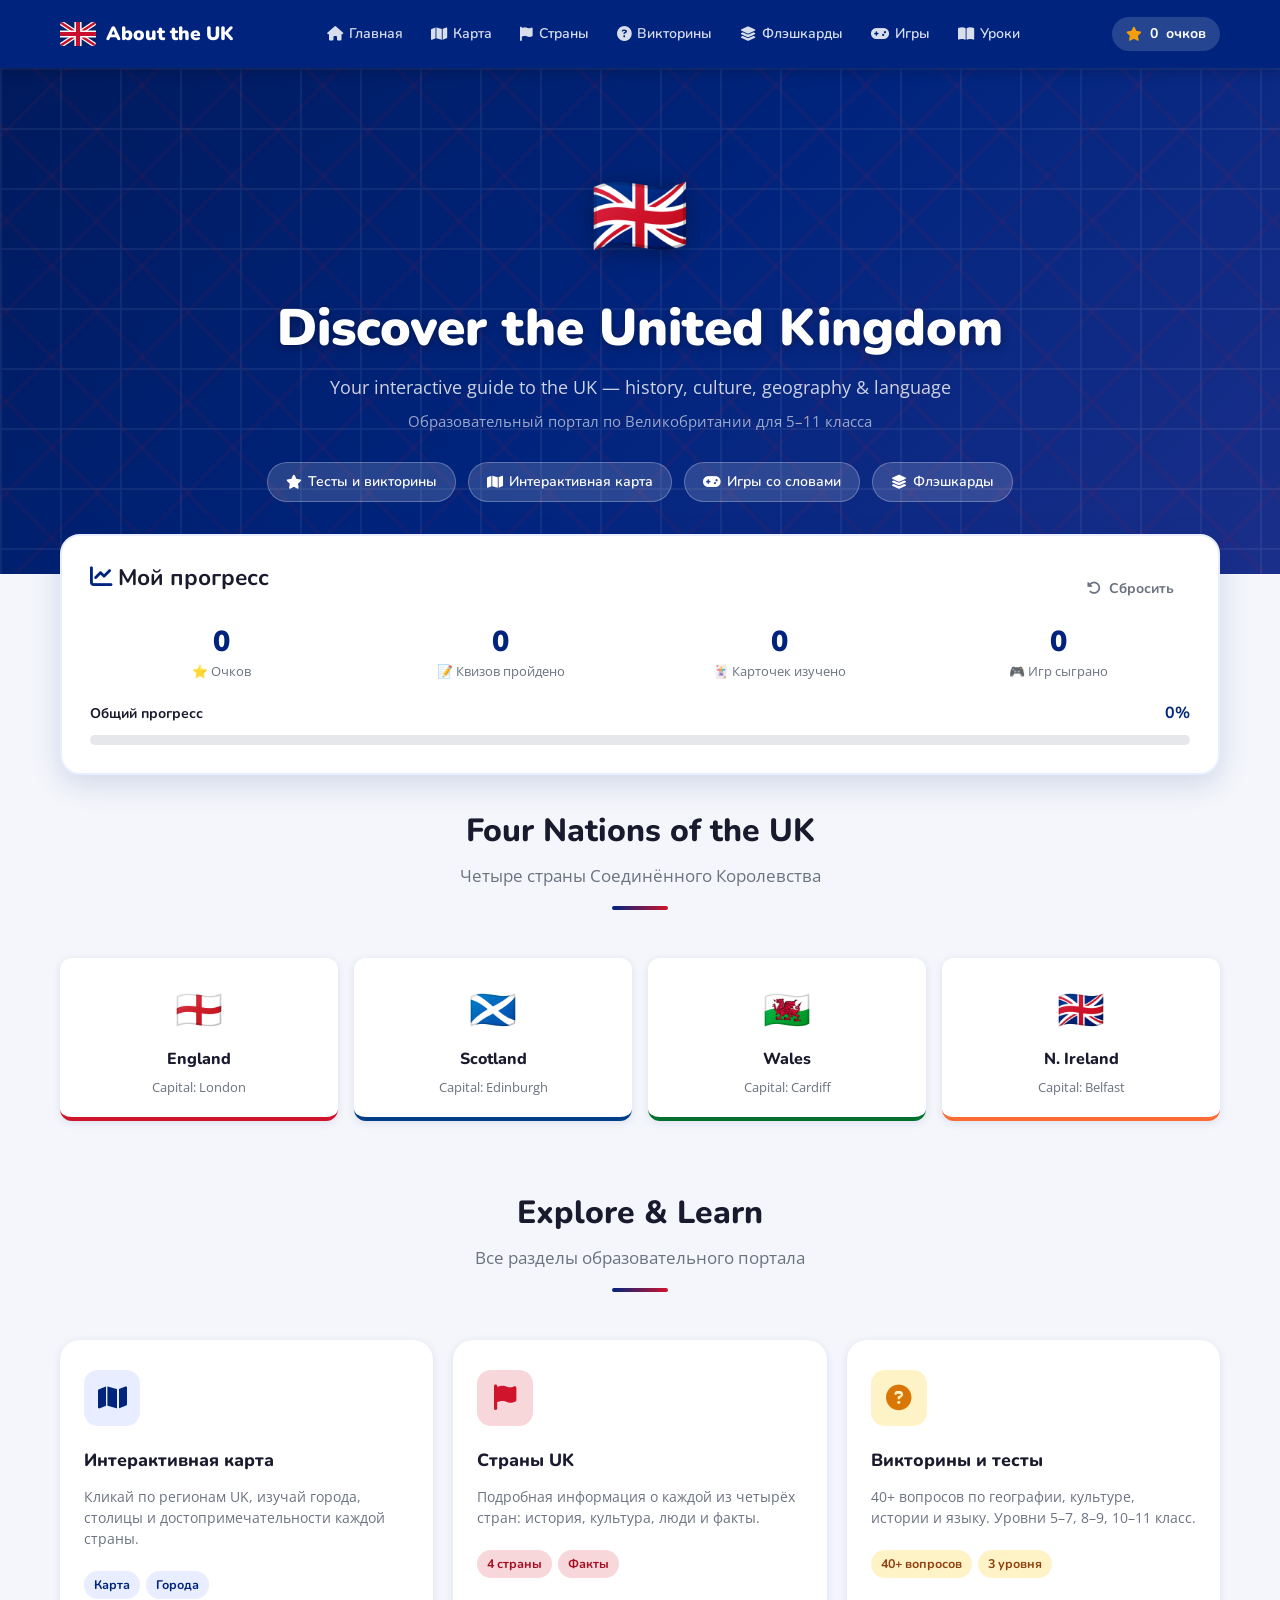
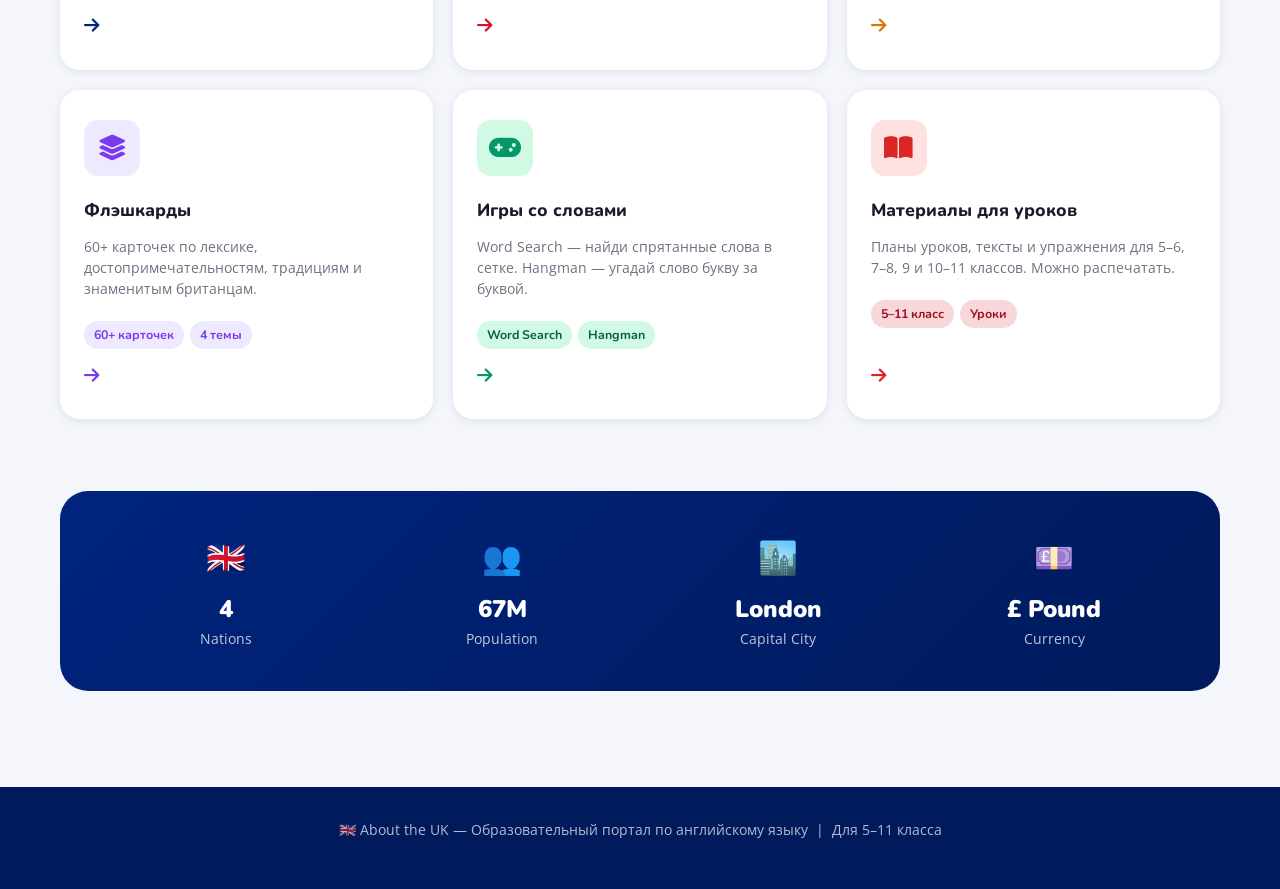
<file: index.html>
<!DOCTYPE html>
<html lang="en">
<head>
  <meta charset="UTF-8">
  <meta name="viewport" content="width=device-width, initial-scale=1.0">
  <title>About the UK — Образовательный портал</title>
  <link rel="stylesheet" href="css/main.css">
  <link rel="stylesheet" href="https://cdnjs.cloudflare.com/ajax/libs/font-awesome/6.5.0/css/all.min.css">
  <style>
    /* ── Hero ── */
    .hero {
      background: linear-gradient(135deg, var(--blue-dark) 0%, var(--blue) 50%, #1a2f8a 100%);
      padding: 80px 0 72px;
      position: relative; overflow: hidden; text-align: center;
    }
    .hero::before {
      content: ''; position: absolute; inset: 0; opacity: 0.07;
      background:
        linear-gradient(rgba(255,255,255,0.8) 2px, transparent 2px),
        linear-gradient(90deg, rgba(255,255,255,0.8) 2px, transparent 2px);
      background-size: 60px 60px;
    }
    /* Union Jack diagonal stripes */
    .hero::after {
      content: ''; position: absolute; inset: 0; pointer-events: none;
      background: repeating-linear-gradient(
        45deg,
        transparent, transparent 60px,
        rgba(207,20,43,0.06) 60px, rgba(207,20,43,0.06) 64px
      ),
      repeating-linear-gradient(
        -45deg,
        transparent, transparent 60px,
        rgba(207,20,43,0.06) 60px, rgba(207,20,43,0.06) 64px
      );
    }
    .hero .container { position: relative; z-index: 1; }
    .hero-flag {
      font-size: 5rem; margin-bottom: 20px;
      filter: drop-shadow(0 4px 12px rgba(0,0,0,0.3));
      display: inline-block; animation: fadeInUp 0.6s ease both;
    }
    .hero h1 {
      color: #fff; font-size: clamp(2rem, 5vw, 3.2rem);
      margin-bottom: 12px; animation: fadeInUp 0.6s 0.1s ease both;
      text-shadow: 0 2px 8px rgba(0,0,0,0.3);
    }
    .hero-subtitle {
      color: rgba(255,255,255,0.8); font-size: 1.15rem; margin-bottom: 8px;
      animation: fadeInUp 0.6s 0.2s ease both;
    }
    .hero-ru {
      color: rgba(255,255,255,0.6); font-size: 0.95rem;
      animation: fadeInUp 0.6s 0.3s ease both;
    }
    .hero-badges {
      display: flex; justify-content: center; gap: 12px;
      flex-wrap: wrap; margin-top: 28px;
      animation: fadeInUp 0.6s 0.35s ease both;
    }
    .hero-badge {
      background: rgba(255,255,255,0.15); backdrop-filter: blur(8px);
      border: 1px solid rgba(255,255,255,0.25);
      padding: 8px 18px; border-radius: 20px; color: #fff;
      font-family: var(--font-h); font-weight: 600; font-size: 0.875rem;
      display: flex; align-items: center; gap: 6px;
    }

    /* ── Progress Panel ── */
    .progress-panel {
      background: var(--white); border-radius: var(--radius-lg);
      padding: 28px; box-shadow: var(--shadow-lg);
      border: 2px solid var(--blue-light);
      margin-top: -40px; position: relative; z-index: 10;
    }
    .progress-panel h3 { margin-bottom: 20px; }
    .stats-grid {
      display: grid; grid-template-columns: repeat(4, 1fr); gap: 16px;
      margin-bottom: 20px;
    }
    .stat-item { text-align: center; }
    .stat-value {
      font-family: var(--font-h); font-weight: 900; font-size: 1.8rem;
      color: var(--blue); line-height: 1;
    }
    .stat-label { font-size: 0.8rem; color: var(--text-muted); margin-top: 4px; }
    @media (max-width: 600px) { .stats-grid { grid-template-columns: repeat(2,1fr); } }

    /* ── Feature Cards ── */
    .features-grid {
      display: grid;
      grid-template-columns: repeat(3, 1fr);
      gap: 20px;
      margin-top: 48px;
    }
    @media (max-width: 900px)  { .features-grid { grid-template-columns: repeat(2,1fr); } }
    @media (max-width: 520px)  { .features-grid { grid-template-columns: 1fr; } }

    .feature-card { border-radius: var(--radius-lg); padding: 28px 22px; }
    .feature-card .icon { margin-bottom: 8px; }
    .feature-card .badge-row { display: flex; gap: 6px; flex-wrap: wrap; margin-top: 10px; }

    /* Icon backgrounds */
    .ic-blue   { background: var(--blue-light); }
    .ic-red    { background: var(--red-light); }
    .ic-green  { background: #D1FAE5; }
    .ic-yellow { background: #FEF3C7; }
    .ic-purple { background: #EDE9FE; }
    .ic-orange { background: #FEE2E2; }

    /* ── UK Countries quick links ── */
    .countries-strip {
      display: grid; grid-template-columns: repeat(4,1fr); gap: 16px;
      margin-top: 48px;
    }
    .country-quick {
      background: var(--white); border-radius: var(--radius);
      padding: 20px 16px; text-align: center; box-shadow: var(--shadow);
      border-bottom: 4px solid transparent;
      transition: transform 0.2s, box-shadow 0.2s, border-color 0.2s;
      cursor: pointer; display: block;
    }
    .country-quick:hover { transform: translateY(-4px); box-shadow: var(--shadow-lg); }
    .country-quick .flag { font-size: 2.4rem; margin-bottom: 8px; }
    .country-quick .cname { font-family: var(--font-h); font-weight: 800; font-size: 1rem; }
    .country-quick .ccap  { font-size: 0.8rem; color: var(--text-muted); margin-top: 4px; }
    .cq-england { border-color: #CF142B; }
    .cq-scotland { border-color: #003F87; }
    .cq-wales { border-color: #00712D; }
    .cq-ni { border-color: #FF6B35; }
    @media (max-width: 640px) { .countries-strip { grid-template-columns: repeat(2,1fr); } }
  </style>
</head>
<body>
  <!-- Navigation -->
  <nav class="nav" role="navigation">
    <div class="container">
      <a class="nav-logo" href="index.html">
        <svg class="flag-icon" viewBox="0 0 60 40" xmlns="http://www.w3.org/2000/svg">
          <rect width="60" height="40" fill="#012169"/>
          <path d="M0,0 L60,40 M60,0 L0,40" stroke="#fff" stroke-width="8"/>
          <path d="M0,0 L60,40 M60,0 L0,40" stroke="#C8102E" stroke-width="4"/>
          <path d="M30,0 V40 M0,20 H60" stroke="#fff" stroke-width="12"/>
          <path d="M30,0 V40 M0,20 H60" stroke="#C8102E" stroke-width="7"/>
        </svg>
        <span>About the UK</span>
      </a>
      <ul class="nav-menu" id="navMenu">
        <li><a class="nav-link active" href="index.html"><i class="fa fa-home"></i> Главная</a></li>
        <li><a class="nav-link" href="pages/map.html"><i class="fa fa-map"></i> Карта</a></li>
        <li><a class="nav-link" href="pages/countries.html"><i class="fa fa-flag"></i> Страны</a></li>
        <li><a class="nav-link" href="pages/quiz.html"><i class="fa fa-question-circle"></i> Викторины</a></li>
        <li><a class="nav-link" href="pages/flashcards.html"><i class="fa fa-layer-group"></i> Флэшкарды</a></li>
        <li><a class="nav-link" href="pages/wordgames.html"><i class="fa fa-gamepad"></i> Игры</a></li>
        <li><a class="nav-link" href="pages/lessons.html"><i class="fa fa-book-open"></i> Уроки</a></li>
      </ul>
      <div class="nav-points"><i class="fa fa-star"></i> <span class="nav-pts-value">0</span> очков</div>
      <button class="nav-burger" id="navBurger" aria-label="Menu" aria-expanded="false">
        <span></span><span></span><span></span>
      </button>
    </div>
  </nav>

  <!-- Hero -->
  <section class="hero">
    <div class="container">
      <div class="hero-flag">🇬🇧</div>
      <h1>Discover the United Kingdom</h1>
      <p class="hero-subtitle">Your interactive guide to the UK — history, culture, geography &amp; language</p>
      <p class="hero-ru">Образовательный портал по Великобритании для 5–11 класса</p>
      <div class="hero-badges">
        <div class="hero-badge"><i class="fa fa-star"></i> Тесты и викторины</div>
        <div class="hero-badge"><i class="fa fa-map"></i> Интерактивная карта</div>
        <div class="hero-badge"><i class="fa fa-gamepad"></i> Игры со словами</div>
        <div class="hero-badge"><i class="fa fa-layer-group"></i> Флэшкарды</div>
      </div>
    </div>
  </section>

  <!-- Main content -->
  <main>
    <div class="container">

      <!-- Progress panel -->
      <div class="progress-panel scroll-fade" id="progressPanel">
        <div class="flex-between mb-16">
          <h3><i class="fa fa-chart-line" style="color:var(--blue)"></i> Мой прогресс</h3>
          <button class="btn btn-ghost btn-sm" onclick="resetProgress()"><i class="fa fa-rotate-left"></i> Сбросить</button>
        </div>
        <div class="stats-grid">
          <div class="stat-item">
            <div class="stat-value" id="statPoints">0</div>
            <div class="stat-label">⭐ Очков</div>
          </div>
          <div class="stat-item">
            <div class="stat-value" id="statQuizzes">0</div>
            <div class="stat-label">📝 Квизов пройдено</div>
          </div>
          <div class="stat-item">
            <div class="stat-value" id="statCards">0</div>
            <div class="stat-label">🃏 Карточек изучено</div>
          </div>
          <div class="stat-item">
            <div class="stat-value" id="statGames">0</div>
            <div class="stat-label">🎮 Игр сыграно</div>
          </div>
        </div>
        <div class="flex-between mb-8">
          <span style="font-family:var(--font-h);font-size:0.875rem;font-weight:700">Общий прогресс</span>
          <span id="progressPct" style="font-family:var(--font-h);font-weight:700;color:var(--blue)">0%</span>
        </div>
        <div class="progress-bar-wrap">
          <div class="progress-bar-fill" id="progressBar" style="width:0%"></div>
        </div>
      </div>

      <!-- Countries strip -->
      <section class="section-sm">
        <div class="section-title">
          <h2>Four Nations of the UK</h2>
          <p>Четыре страны Соединённого Королевства</p>
          <div class="divider"></div>
        </div>
        <div class="countries-strip">
          <a href="pages/england.html" class="country-quick cq-england scroll-fade fade-in-up-1">
            <div class="flag">🏴󠁧󠁢󠁥󠁮󠁧󠁿</div>
            <div class="cname">England</div>
            <div class="ccap">Capital: London</div>
          </a>
          <a href="pages/scotland.html" class="country-quick cq-scotland scroll-fade fade-in-up-2">
            <div class="flag">🏴󠁧󠁢󠁳󠁣󠁴󠁿</div>
            <div class="cname">Scotland</div>
            <div class="ccap">Capital: Edinburgh</div>
          </a>
          <a href="pages/wales.html" class="country-quick cq-wales scroll-fade fade-in-up-3">
            <div class="flag">🏴󠁧󠁢󠁷󠁬󠁳󠁿</div>
            <div class="cname">Wales</div>
            <div class="ccap">Capital: Cardiff</div>
          </a>
          <a href="pages/northern-ireland.html" class="country-quick cq-ni scroll-fade fade-in-up-4">
            <div class="flag">🇬🇧</div>
            <div class="cname">N. Ireland</div>
            <div class="ccap">Capital: Belfast</div>
          </a>
        </div>
      </section>

      <!-- Feature cards grid -->
      <section class="section-sm">
        <div class="section-title">
          <h2>Explore &amp; Learn</h2>
          <p>Все разделы образовательного портала</p>
          <div class="divider"></div>
        </div>
        <div class="features-grid">

          <a href="pages/map.html" class="feature-card scroll-fade">
            <div class="icon ic-blue"><i class="fa fa-map" style="color:var(--blue)"></i></div>
            <div class="title">Интерактивная карта</div>
            <div class="desc">Кликай по регионам UK, изучай города, столицы и достопримечательности каждой страны.</div>
            <div class="badge-row">
              <span class="badge badge-blue">Карта</span>
              <span class="badge badge-blue">Города</span>
            </div>
            <div class="arrow"><i class="fa fa-arrow-right"></i></div>
          </a>

          <a href="pages/countries.html" class="feature-card scroll-fade">
            <div class="icon ic-red"><i class="fa fa-flag" style="color:var(--red)"></i></div>
            <div class="title">Страны UK</div>
            <div class="desc">Подробная информация о каждой из четырёх стран: история, культура, люди и факты.</div>
            <div class="badge-row">
              <span class="badge badge-red">4 страны</span>
              <span class="badge badge-red">Факты</span>
            </div>
            <div class="arrow" style="color:var(--red)"><i class="fa fa-arrow-right"></i></div>
          </a>

          <a href="pages/quiz.html" class="feature-card scroll-fade">
            <div class="icon ic-yellow"><i class="fa fa-question-circle" style="color:#D97706"></i></div>
            <div class="title">Викторины и тесты</div>
            <div class="desc">40+ вопросов по географии, культуре, истории и языку. Уровни 5–7, 8–9, 10–11 класс.</div>
            <div class="badge-row">
              <span class="badge badge-gold">40+ вопросов</span>
              <span class="badge badge-gold">3 уровня</span>
            </div>
            <div class="arrow" style="color:#D97706"><i class="fa fa-arrow-right"></i></div>
          </a>

          <a href="pages/flashcards.html" class="feature-card scroll-fade">
            <div class="icon ic-purple"><i class="fa fa-layer-group" style="color:#7C3AED"></i></div>
            <div class="title">Флэшкарды</div>
            <div class="desc">60+ карточек по лексике, достопримечательностям, традициям и знаменитым британцам.</div>
            <div class="badge-row">
              <span class="badge" style="background:#EDE9FE;color:#7C3AED">60+ карточек</span>
              <span class="badge" style="background:#EDE9FE;color:#7C3AED">4 темы</span>
            </div>
            <div class="arrow" style="color:#7C3AED"><i class="fa fa-arrow-right"></i></div>
          </a>

          <a href="pages/wordgames.html" class="feature-card scroll-fade">
            <div class="icon ic-green"><i class="fa fa-gamepad" style="color:var(--green)"></i></div>
            <div class="title">Игры со словами</div>
            <div class="desc">Word Search — найди спрятанные слова в сетке. Hangman — угадай слово букву за буквой.</div>
            <div class="badge-row">
              <span class="badge badge-green">Word Search</span>
              <span class="badge badge-green">Hangman</span>
            </div>
            <div class="arrow" style="color:var(--green)"><i class="fa fa-arrow-right"></i></div>
          </a>

          <a href="pages/lessons.html" class="feature-card scroll-fade">
            <div class="icon ic-orange"><i class="fa fa-book-open" style="color:#DC2626"></i></div>
            <div class="title">Материалы для уроков</div>
            <div class="desc">Планы уроков, тексты и упражнения для 5–6, 7–8, 9 и 10–11 классов. Можно распечатать.</div>
            <div class="badge-row">
              <span class="badge badge-red">5–11 класс</span>
              <span class="badge badge-red">Уроки</span>
            </div>
            <div class="arrow" style="color:#DC2626"><i class="fa fa-arrow-right"></i></div>
          </a>

        </div>
      </section>

      <!-- Quick facts banner -->
      <section class="section-sm">
        <div style="background:linear-gradient(135deg,var(--blue),var(--blue-dark));border-radius:var(--radius-xl);padding:40px;color:#fff;display:grid;grid-template-columns:repeat(4,1fr);gap:24px;text-align:center;">
          <div>
            <div style="font-size:2rem;margin-bottom:8px">🇬🇧</div>
            <div style="font-family:var(--font-h);font-size:1.5rem;font-weight:900">4</div>
            <div style="color:rgba(255,255,255,0.75);font-size:0.875rem">Nations</div>
          </div>
          <div>
            <div style="font-size:2rem;margin-bottom:8px">👥</div>
            <div style="font-family:var(--font-h);font-size:1.5rem;font-weight:900">67M</div>
            <div style="color:rgba(255,255,255,0.75);font-size:0.875rem">Population</div>
          </div>
          <div>
            <div style="font-size:2rem;margin-bottom:8px">🏙️</div>
            <div style="font-family:var(--font-h);font-size:1.5rem;font-weight:900">London</div>
            <div style="color:rgba(255,255,255,0.75);font-size:0.875rem">Capital City</div>
          </div>
          <div>
            <div style="font-size:2rem;margin-bottom:8px">💷</div>
            <div style="font-family:var(--font-h);font-size:1.5rem;font-weight:900">£ Pound</div>
            <div style="color:rgba(255,255,255,0.75);font-size:0.875rem">Currency</div>
          </div>
        </div>
      </section>

    </div>
  </main>

  <footer class="footer">
    <div class="container">
      <p>🇬🇧 About the UK — Образовательный портал по английскому языку &nbsp;|&nbsp; Для 5–11 класса</p>
    </div>
  </footer>

  <script src="js/progress.js"></script>
  <script src="js/main.js"></script>
  <script>
    function updateStats() {
      if (!window.Progress) return;
      const p = Progress.get();
      document.getElementById('statPoints').textContent  = p.totalPoints;
      document.getElementById('statGames').textContent   = p.gamesPlayed;

      // count quizzes played
      const played = Object.values(p.quizPlayed || {}).reduce((a,b) => a+b, 0);
      document.getElementById('statQuizzes').textContent = played;

      // count learned flashcards
      const learned = Object.values(p.flashcardsLearned || {}).reduce((a,b) => a + b.length, 0);
      document.getElementById('statCards').textContent = learned;

      const pct = Progress.getOverallProgress();
      document.getElementById('progressPct').textContent = pct + '%';
      document.getElementById('progressBar').style.width = pct + '%';

      // nav points
      const nav = document.querySelector('.nav-pts-value');
      if (nav) nav.textContent = p.totalPoints;
    }

    function resetProgress() {
      if (confirm('Сбросить весь прогресс? Это действие нельзя отменить.')) {
        Progress.reset();
        updateStats();
        showToast('Прогресс сброшен');
      }
    }

    document.addEventListener('DOMContentLoaded', updateStats);
  </script>
</body>
</html>
</file>
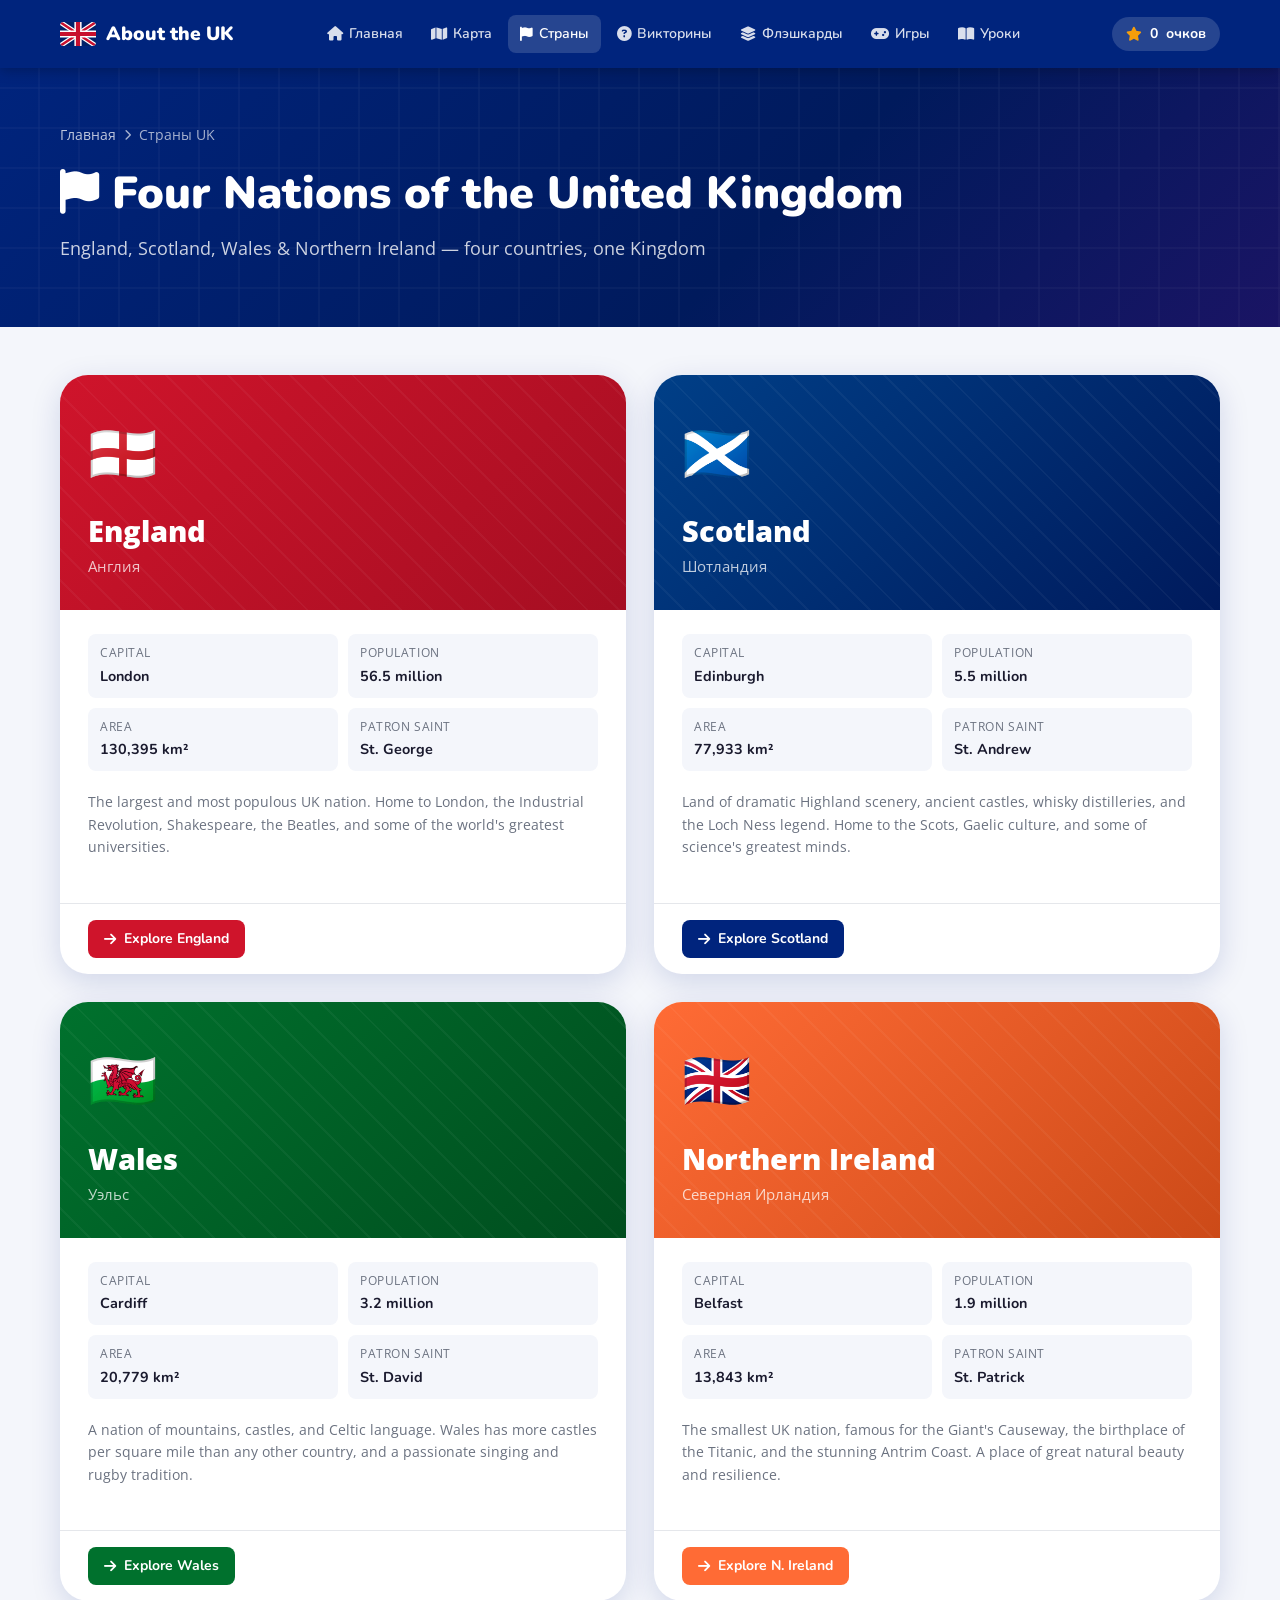
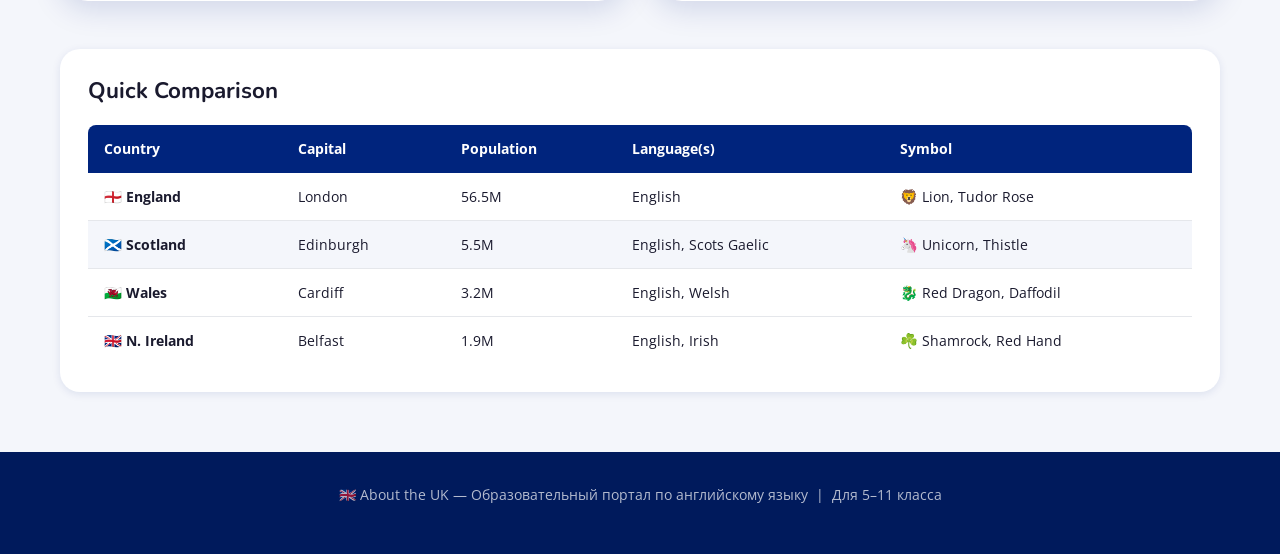
<file: pages/countries.html>
<!DOCTYPE html>
<html lang="en">
<head>
  <meta charset="UTF-8">
  <meta name="viewport" content="width=device-width, initial-scale=1.0">
  <title>Countries of the UK — About the UK</title>
  <link rel="stylesheet" href="../css/main.css">
  <link rel="stylesheet" href="https://cdnjs.cloudflare.com/ajax/libs/font-awesome/6.5.0/css/all.min.css">
  <style>
    .country-cards { display: grid; grid-template-columns: repeat(2,1fr); gap: 28px; padding: 48px 0; }
    @media(max-width:700px) { .country-cards { grid-template-columns:1fr; } }
    .country-card {
      border-radius: var(--radius-xl); overflow: hidden;
      box-shadow: var(--shadow-lg); background: var(--white);
      transition: transform 0.25s, box-shadow 0.25s;
      display: flex; flex-direction: column;
    }
    .country-card:hover { transform: translateY(-6px); box-shadow: 0 16px 40px rgba(0,0,0,0.15); }
    .cc-header {
      padding: 32px 28px; color: #fff; position: relative; overflow: hidden;
    }
    .cc-header::before {
      content:''; position:absolute; inset:0; opacity:0.08;
      background: repeating-linear-gradient(45deg, transparent, transparent 20px, rgba(255,255,255,0.5) 20px, rgba(255,255,255,0.5) 22px);
    }
    .cc-flag { font-size: 3.5rem; margin-bottom: 12px; position: relative; }
    .cc-name { font-size: 1.8rem; font-weight: 900; position: relative; }
    .cc-name-ru { color: rgba(255,255,255,0.75); font-size: 0.95rem; position: relative; }
    .cc-body { padding: 24px 28px; flex: 1; }
    .cc-facts { display: grid; grid-template-columns: 1fr 1fr; gap: 10px; margin-bottom: 20px; }
    .cc-fact { background: var(--bg); border-radius: 8px; padding: 10px 12px; }
    .cc-fact .label { font-size: 0.72rem; color: var(--text-muted); text-transform: uppercase; letter-spacing: 0.05em; }
    .cc-fact .value { font-family: var(--font-h); font-weight: 700; font-size: 0.9rem; margin-top: 2px; }
    .cc-desc { font-size: 0.875rem; color: var(--text-muted); line-height: 1.6; margin-bottom: 20px; }
    .cc-footer { padding: 16px 28px; border-top: 1px solid var(--border); }
  </style>
</head>
<body>
  <nav class="nav">
    <div class="container">
      <a class="nav-logo" href="../index.html">
        <svg class="flag-icon" viewBox="0 0 60 40" xmlns="http://www.w3.org/2000/svg">
          <rect width="60" height="40" fill="#012169"/>
          <path d="M0,0 L60,40 M60,0 L0,40" stroke="#fff" stroke-width="8"/>
          <path d="M0,0 L60,40 M60,0 L0,40" stroke="#C8102E" stroke-width="4"/>
          <path d="M30,0 V40 M0,20 H60" stroke="#fff" stroke-width="12"/>
          <path d="M30,0 V40 M0,20 H60" stroke="#C8102E" stroke-width="7"/>
        </svg>
        <span>About the UK</span>
      </a>
      <ul class="nav-menu" id="navMenu">
        <li><a class="nav-link" href="../index.html"><i class="fa fa-home"></i> Главная</a></li>
        <li><a class="nav-link" href="map.html"><i class="fa fa-map"></i> Карта</a></li>
        <li><a class="nav-link active" href="countries.html"><i class="fa fa-flag"></i> Страны</a></li>
        <li><a class="nav-link" href="quiz.html"><i class="fa fa-question-circle"></i> Викторины</a></li>
        <li><a class="nav-link" href="flashcards.html"><i class="fa fa-layer-group"></i> Флэшкарды</a></li>
        <li><a class="nav-link" href="wordgames.html"><i class="fa fa-gamepad"></i> Игры</a></li>
        <li><a class="nav-link" href="lessons.html"><i class="fa fa-book-open"></i> Уроки</a></li>
      </ul>
      <div class="nav-points"><i class="fa fa-star"></i> <span class="nav-pts-value">0</span> очков</div>
      <button class="nav-burger" id="navBurger" aria-label="Menu" aria-expanded="false">
        <span></span><span></span><span></span>
      </button>
    </div>
  </nav>

  <div class="page-hero">
    <div class="container">
      <div class="breadcrumb">
        <a href="../index.html">Главная</a>
        <i class="fa fa-chevron-right"></i>
        <span>Страны UK</span>
      </div>
      <h1><i class="fa fa-flag"></i> Four Nations of the United Kingdom</h1>
      <p>England, Scotland, Wales &amp; Northern Ireland — four countries, one Kingdom</p>
    </div>
  </div>

  <div class="container">
    <div class="country-cards">

      <a href="england.html" class="country-card scroll-fade" style="text-decoration:none;color:inherit">
        <div class="cc-header" style="background:linear-gradient(135deg,#CF142B,#A50E22)">
          <div class="cc-flag">🏴󠁧󠁢󠁥󠁮󠁧󠁿</div>
          <div class="cc-name">England</div>
          <div class="cc-name-ru">Англия</div>
        </div>
        <div class="cc-body">
          <div class="cc-facts">
            <div class="cc-fact"><div class="label">Capital</div><div class="value">London</div></div>
            <div class="cc-fact"><div class="label">Population</div><div class="value">56.5 million</div></div>
            <div class="cc-fact"><div class="label">Area</div><div class="value">130,395 km²</div></div>
            <div class="cc-fact"><div class="label">Patron Saint</div><div class="value">St. George</div></div>
          </div>
          <p class="cc-desc">The largest and most populous UK nation. Home to London, the Industrial Revolution, Shakespeare, the Beatles, and some of the world's greatest universities.</p>
        </div>
        <div class="cc-footer">
          <span class="btn btn-danger btn-sm"><i class="fa fa-arrow-right"></i> Explore England</span>
        </div>
      </a>

      <a href="scotland.html" class="country-card scroll-fade" style="text-decoration:none;color:inherit">
        <div class="cc-header" style="background:linear-gradient(135deg,#003F87,#001A5C)">
          <div class="cc-flag">🏴󠁧󠁢󠁳󠁣󠁴󠁿</div>
          <div class="cc-name">Scotland</div>
          <div class="cc-name-ru">Шотландия</div>
        </div>
        <div class="cc-body">
          <div class="cc-facts">
            <div class="cc-fact"><div class="label">Capital</div><div class="value">Edinburgh</div></div>
            <div class="cc-fact"><div class="label">Population</div><div class="value">5.5 million</div></div>
            <div class="cc-fact"><div class="label">Area</div><div class="value">77,933 km²</div></div>
            <div class="cc-fact"><div class="label">Patron Saint</div><div class="value">St. Andrew</div></div>
          </div>
          <p class="cc-desc">Land of dramatic Highland scenery, ancient castles, whisky distilleries, and the Loch Ness legend. Home to the Scots, Gaelic culture, and some of science's greatest minds.</p>
        </div>
        <div class="cc-footer">
          <span class="btn btn-primary btn-sm"><i class="fa fa-arrow-right"></i> Explore Scotland</span>
        </div>
      </a>

      <a href="wales.html" class="country-card scroll-fade" style="text-decoration:none;color:inherit">
        <div class="cc-header" style="background:linear-gradient(135deg,#00712D,#004d1e)">
          <div class="cc-flag">🏴󠁧󠁢󠁷󠁬󠁳󠁿</div>
          <div class="cc-name">Wales</div>
          <div class="cc-name-ru">Уэльс</div>
        </div>
        <div class="cc-body">
          <div class="cc-facts">
            <div class="cc-fact"><div class="label">Capital</div><div class="value">Cardiff</div></div>
            <div class="cc-fact"><div class="label">Population</div><div class="value">3.2 million</div></div>
            <div class="cc-fact"><div class="label">Area</div><div class="value">20,779 km²</div></div>
            <div class="cc-fact"><div class="label">Patron Saint</div><div class="value">St. David</div></div>
          </div>
          <p class="cc-desc">A nation of mountains, castles, and Celtic language. Wales has more castles per square mile than any other country, and a passionate singing and rugby tradition.</p>
        </div>
        <div class="cc-footer">
          <span class="btn btn-sm" style="background:#00712D;color:#fff"><i class="fa fa-arrow-right"></i> Explore Wales</span>
        </div>
      </a>

      <a href="northern-ireland.html" class="country-card scroll-fade" style="text-decoration:none;color:inherit">
        <div class="cc-header" style="background:linear-gradient(135deg,#FF6B35,#cc4a18)">
          <div class="cc-flag">🇬🇧</div>
          <div class="cc-name">Northern Ireland</div>
          <div class="cc-name-ru">Северная Ирландия</div>
        </div>
        <div class="cc-body">
          <div class="cc-facts">
            <div class="cc-fact"><div class="label">Capital</div><div class="value">Belfast</div></div>
            <div class="cc-fact"><div class="label">Population</div><div class="value">1.9 million</div></div>
            <div class="cc-fact"><div class="label">Area</div><div class="value">13,843 km²</div></div>
            <div class="cc-fact"><div class="label">Patron Saint</div><div class="value">St. Patrick</div></div>
          </div>
          <p class="cc-desc">The smallest UK nation, famous for the Giant's Causeway, the birthplace of the Titanic, and the stunning Antrim Coast. A place of great natural beauty and resilience.</p>
        </div>
        <div class="cc-footer">
          <span class="btn btn-sm" style="background:#FF6B35;color:#fff"><i class="fa fa-arrow-right"></i> Explore N. Ireland</span>
        </div>
      </a>

    </div>

    <!-- Quick comparison table -->
    <div style="background:var(--white);border-radius:var(--radius-lg);padding:28px;box-shadow:var(--shadow);margin-bottom:48px;overflow-x:auto">
      <h3 style="margin-bottom:20px">Quick Comparison</h3>
      <table style="width:100%;border-collapse:collapse;font-size:0.9rem">
        <thead>
          <tr style="background:var(--blue);color:#fff">
            <th style="padding:12px 16px;text-align:left;border-radius:8px 0 0 0">Country</th>
            <th style="padding:12px 16px;text-align:left">Capital</th>
            <th style="padding:12px 16px;text-align:left">Population</th>
            <th style="padding:12px 16px;text-align:left">Language(s)</th>
            <th style="padding:12px 16px;text-align:left;border-radius:0 8px 0 0">Symbol</th>
          </tr>
        </thead>
        <tbody>
          <tr style="border-bottom:1px solid var(--border)">
            <td style="padding:12px 16px;font-weight:700">🏴󠁧󠁢󠁥󠁮󠁧󠁿 England</td>
            <td style="padding:12px 16px">London</td>
            <td style="padding:12px 16px">56.5M</td>
            <td style="padding:12px 16px">English</td>
            <td style="padding:12px 16px">🦁 Lion, Tudor Rose</td>
          </tr>
          <tr style="border-bottom:1px solid var(--border);background:var(--bg)">
            <td style="padding:12px 16px;font-weight:700">🏴󠁧󠁢󠁳󠁣󠁴󠁿 Scotland</td>
            <td style="padding:12px 16px">Edinburgh</td>
            <td style="padding:12px 16px">5.5M</td>
            <td style="padding:12px 16px">English, Scots Gaelic</td>
            <td style="padding:12px 16px">🦄 Unicorn, Thistle</td>
          </tr>
          <tr style="border-bottom:1px solid var(--border)">
            <td style="padding:12px 16px;font-weight:700">🏴󠁧󠁢󠁷󠁬󠁳󠁿 Wales</td>
            <td style="padding:12px 16px">Cardiff</td>
            <td style="padding:12px 16px">3.2M</td>
            <td style="padding:12px 16px">English, Welsh</td>
            <td style="padding:12px 16px">🐉 Red Dragon, Daffodil</td>
          </tr>
          <tr>
            <td style="padding:12px 16px;font-weight:700">🇬🇧 N. Ireland</td>
            <td style="padding:12px 16px">Belfast</td>
            <td style="padding:12px 16px">1.9M</td>
            <td style="padding:12px 16px">English, Irish</td>
            <td style="padding:12px 16px">☘️ Shamrock, Red Hand</td>
          </tr>
        </tbody>
      </table>
    </div>
  </div>

  <footer class="footer">
    <div class="container">
      <p>🇬🇧 About the UK — Образовательный портал по английскому языку &nbsp;|&nbsp; Для 5–11 класса</p>
    </div>
  </footer>

  <script src="../js/progress.js"></script>
  <script src="../js/main.js"></script>
</body>
</html>
</file>
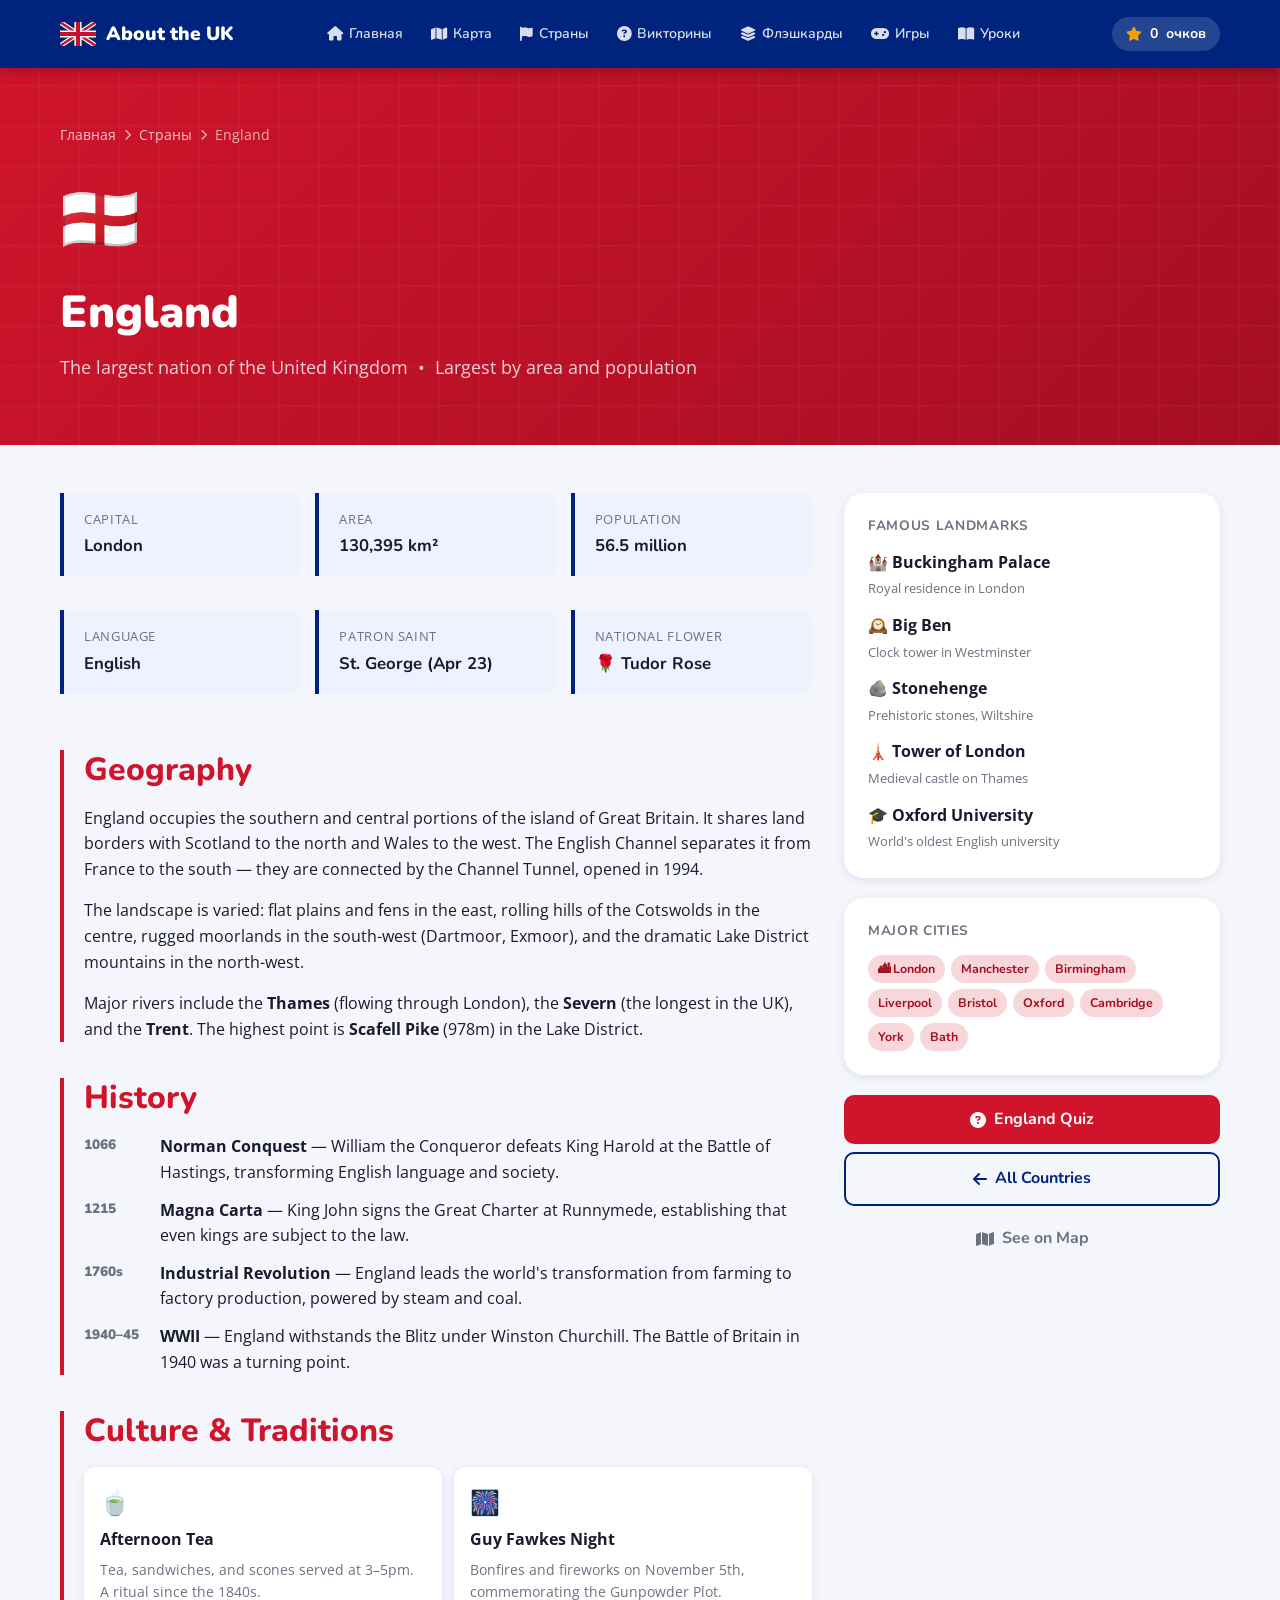
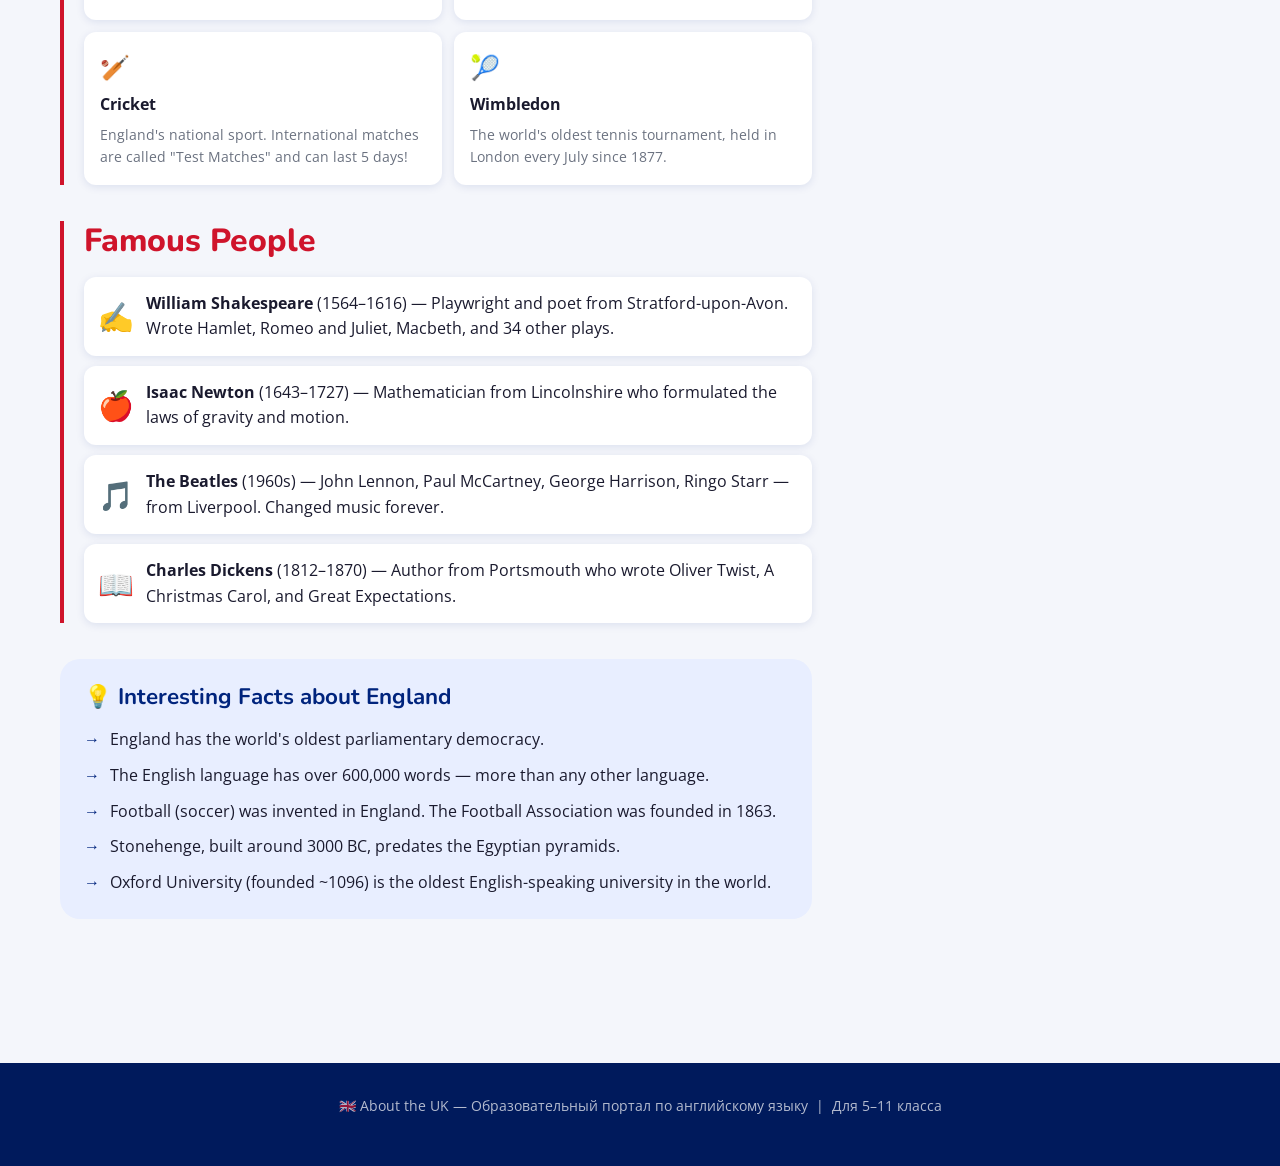
<file: pages/england.html>
<!DOCTYPE html>
<html lang="en">
<head>
  <meta charset="UTF-8">
  <meta name="viewport" content="width=device-width, initial-scale=1.0">
  <title>England — About the UK</title>
  <link rel="stylesheet" href="../css/main.css">
  <link rel="stylesheet" href="https://cdnjs.cloudflare.com/ajax/libs/font-awesome/6.5.0/css/all.min.css">
  <style>
    .country-hero { background: linear-gradient(135deg, #CF142B 0%, #A50E22 100%); }
    .accent { color: #CF142B; }
    .section-border { border-left: 4px solid #CF142B; }
  </style>
</head>
<body>
  <nav class="nav">
    <div class="container">
      <a class="nav-logo" href="../index.html">
        <svg class="flag-icon" viewBox="0 0 60 40" xmlns="http://www.w3.org/2000/svg">
          <rect width="60" height="40" fill="#012169"/>
          <path d="M0,0 L60,40 M60,0 L0,40" stroke="#fff" stroke-width="8"/>
          <path d="M0,0 L60,40 M60,0 L0,40" stroke="#C8102E" stroke-width="4"/>
          <path d="M30,0 V40 M0,20 H60" stroke="#fff" stroke-width="12"/>
          <path d="M30,0 V40 M0,20 H60" stroke="#C8102E" stroke-width="7"/>
        </svg>
        <span>About the UK</span>
      </a>
      <ul class="nav-menu" id="navMenu">
        <li><a class="nav-link" href="../index.html"><i class="fa fa-home"></i> Главная</a></li>
        <li><a class="nav-link" href="map.html"><i class="fa fa-map"></i> Карта</a></li>
        <li><a class="nav-link active" href="countries.html"><i class="fa fa-flag"></i> Страны</a></li>
        <li><a class="nav-link" href="quiz.html"><i class="fa fa-question-circle"></i> Викторины</a></li>
        <li><a class="nav-link" href="flashcards.html"><i class="fa fa-layer-group"></i> Флэшкарды</a></li>
        <li><a class="nav-link" href="wordgames.html"><i class="fa fa-gamepad"></i> Игры</a></li>
        <li><a class="nav-link" href="lessons.html"><i class="fa fa-book-open"></i> Уроки</a></li>
      </ul>
      <div class="nav-points"><i class="fa fa-star"></i> <span class="nav-pts-value">0</span> очков</div>
      <button class="nav-burger" id="navBurger" aria-label="Menu" aria-expanded="false">
        <span></span><span></span><span></span>
      </button>
    </div>
  </nav>

  <div class="page-hero country-hero">
    <div class="container">
      <div class="breadcrumb">
        <a href="../index.html">Главная</a>
        <i class="fa fa-chevron-right"></i>
        <a href="countries.html">Страны</a>
        <i class="fa fa-chevron-right"></i>
        <span>England</span>
      </div>
      <div style="font-size:4rem;margin-bottom:16px">🏴󠁧󠁢󠁥󠁮󠁧󠁿</div>
      <h1>England</h1>
      <p>The largest nation of the United Kingdom &nbsp;•&nbsp; Largest by area and population</p>
    </div>
  </div>

  <div class="container">
    <div style="display:grid;grid-template-columns:2fr 1fr;gap:32px;padding:48px 0;align-items:start">

      <!-- Main content -->
      <div>
        <!-- Quick facts -->
        <div style="display:grid;grid-template-columns:repeat(3,1fr);gap:14px;margin-bottom:36px">
          <div class="fact-box"><div class="fact-label">Capital</div><div class="fact-value">London</div></div>
          <div class="fact-box"><div class="fact-label">Area</div><div class="fact-value">130,395 km²</div></div>
          <div class="fact-box"><div class="fact-label">Population</div><div class="fact-value">56.5 million</div></div>
          <div class="fact-box"><div class="fact-label">Language</div><div class="fact-value">English</div></div>
          <div class="fact-box"><div class="fact-label">Patron Saint</div><div class="fact-value">St. George (Apr 23)</div></div>
          <div class="fact-box"><div class="fact-label">National Flower</div><div class="fact-value">🌹 Tudor Rose</div></div>
        </div>

        <!-- Geography -->
        <div class="section-border" style="padding-left:20px;margin-bottom:36px">
          <h2 style="margin-bottom:16px"><span class="accent">Geography</span></h2>
          <p>England occupies the southern and central portions of the island of Great Britain. It shares land borders with Scotland to the north and Wales to the west. The English Channel separates it from France to the south — they are connected by the Channel Tunnel, opened in 1994.</p>
          <p>The landscape is varied: flat plains and fens in the east, rolling hills of the Cotswolds in the centre, rugged moorlands in the south-west (Dartmoor, Exmoor), and the dramatic Lake District mountains in the north-west.</p>
          <p>Major rivers include the <strong>Thames</strong> (flowing through London), the <strong>Severn</strong> (the longest in the UK), and the <strong>Trent</strong>. The highest point is <strong>Scafell Pike</strong> (978m) in the Lake District.</p>
        </div>

        <!-- History -->
        <div class="section-border" style="padding-left:20px;margin-bottom:36px">
          <h2 style="margin-bottom:16px"><span class="accent">History</span></h2>
          <div style="display:grid;gap:12px">
            <div style="display:flex;gap:16px;align-items:flex-start">
              <div style="min-width:60px;font-family:var(--font-h);font-weight:900;color:var(--text-muted);font-size:0.85rem">1066</div>
              <div><strong>Norman Conquest</strong> — William the Conqueror defeats King Harold at the Battle of Hastings, transforming English language and society.</div>
            </div>
            <div style="display:flex;gap:16px;align-items:flex-start">
              <div style="min-width:60px;font-family:var(--font-h);font-weight:900;color:var(--text-muted);font-size:0.85rem">1215</div>
              <div><strong>Magna Carta</strong> — King John signs the Great Charter at Runnymede, establishing that even kings are subject to the law.</div>
            </div>
            <div style="display:flex;gap:16px;align-items:flex-start">
              <div style="min-width:60px;font-family:var(--font-h);font-weight:900;color:var(--text-muted);font-size:0.85rem">1760s</div>
              <div><strong>Industrial Revolution</strong> — England leads the world's transformation from farming to factory production, powered by steam and coal.</div>
            </div>
            <div style="display:flex;gap:16px;align-items:flex-start">
              <div style="min-width:60px;font-family:var(--font-h);font-weight:900;color:var(--text-muted);font-size:0.85rem">1940–45</div>
              <div><strong>WWII</strong> — England withstands the Blitz under Winston Churchill. The Battle of Britain in 1940 was a turning point.</div>
            </div>
          </div>
        </div>

        <!-- Culture -->
        <div class="section-border" style="padding-left:20px;margin-bottom:36px">
          <h2 style="margin-bottom:16px"><span class="accent">Culture &amp; Traditions</span></h2>
          <div style="display:grid;grid-template-columns:1fr 1fr;gap:12px">
            <div style="background:var(--white);border-radius:var(--radius);padding:16px;box-shadow:var(--shadow)">
              <div style="font-size:1.5rem;margin-bottom:6px">🍵</div>
              <strong>Afternoon Tea</strong>
              <p style="font-size:0.875rem;color:var(--text-muted);margin:6px 0 0">Tea, sandwiches, and scones served at 3–5pm. A ritual since the 1840s.</p>
            </div>
            <div style="background:var(--white);border-radius:var(--radius);padding:16px;box-shadow:var(--shadow)">
              <div style="font-size:1.5rem;margin-bottom:6px">🎆</div>
              <strong>Guy Fawkes Night</strong>
              <p style="font-size:0.875rem;color:var(--text-muted);margin:6px 0 0">Bonfires and fireworks on November 5th, commemorating the Gunpowder Plot.</p>
            </div>
            <div style="background:var(--white);border-radius:var(--radius);padding:16px;box-shadow:var(--shadow)">
              <div style="font-size:1.5rem;margin-bottom:6px">🏏</div>
              <strong>Cricket</strong>
              <p style="font-size:0.875rem;color:var(--text-muted);margin:6px 0 0">England's national sport. International matches are called "Test Matches" and can last 5 days!</p>
            </div>
            <div style="background:var(--white);border-radius:var(--radius);padding:16px;box-shadow:var(--shadow)">
              <div style="font-size:1.5rem;margin-bottom:6px">🎾</div>
              <strong>Wimbledon</strong>
              <p style="font-size:0.875rem;color:var(--text-muted);margin:6px 0 0">The world's oldest tennis tournament, held in London every July since 1877.</p>
            </div>
          </div>
        </div>

        <!-- Famous People -->
        <div class="section-border" style="padding-left:20px;margin-bottom:36px">
          <h2 style="margin-bottom:16px"><span class="accent">Famous People</span></h2>
          <div style="display:grid;gap:10px">
            <div style="display:flex;align-items:center;gap:12px;background:var(--white);padding:14px;border-radius:var(--radius);box-shadow:var(--shadow)">
              <div style="font-size:1.8rem">✍️</div>
              <div><strong>William Shakespeare</strong> (1564–1616) — Playwright and poet from Stratford-upon-Avon. Wrote Hamlet, Romeo and Juliet, Macbeth, and 34 other plays.</div>
            </div>
            <div style="display:flex;align-items:center;gap:12px;background:var(--white);padding:14px;border-radius:var(--radius);box-shadow:var(--shadow)">
              <div style="font-size:1.8rem">🍎</div>
              <div><strong>Isaac Newton</strong> (1643–1727) — Mathematician from Lincolnshire who formulated the laws of gravity and motion.</div>
            </div>
            <div style="display:flex;align-items:center;gap:12px;background:var(--white);padding:14px;border-radius:var(--radius);box-shadow:var(--shadow)">
              <div style="font-size:1.8rem">🎵</div>
              <div><strong>The Beatles</strong> (1960s) — John Lennon, Paul McCartney, George Harrison, Ringo Starr — from Liverpool. Changed music forever.</div>
            </div>
            <div style="display:flex;align-items:center;gap:12px;background:var(--white);padding:14px;border-radius:var(--radius);box-shadow:var(--shadow)">
              <div style="font-size:1.8rem">📖</div>
              <div><strong>Charles Dickens</strong> (1812–1870) — Author from Portsmouth who wrote Oliver Twist, A Christmas Carol, and Great Expectations.</div>
            </div>
          </div>
        </div>

        <!-- Interesting Facts -->
        <div style="background:var(--blue-light);border-radius:var(--radius-lg);padding:24px;margin-bottom:36px">
          <h3 style="margin-bottom:16px;color:var(--blue)">💡 Interesting Facts about England</h3>
          <ul style="list-style:none;display:grid;gap:10px">
            <li style="display:flex;gap:10px;align-items:flex-start"><span style="color:var(--blue);font-weight:700">→</span> England has the world's oldest parliamentary democracy.</li>
            <li style="display:flex;gap:10px;align-items:flex-start"><span style="color:var(--blue);font-weight:700">→</span> The English language has over 600,000 words — more than any other language.</li>
            <li style="display:flex;gap:10px;align-items:flex-start"><span style="color:var(--blue);font-weight:700">→</span> Football (soccer) was invented in England. The Football Association was founded in 1863.</li>
            <li style="display:flex;gap:10px;align-items:flex-start"><span style="color:var(--blue);font-weight:700">→</span> Stonehenge, built around 3000 BC, predates the Egyptian pyramids.</li>
            <li style="display:flex;gap:10px;align-items:flex-start"><span style="color:var(--blue);font-weight:700">→</span> Oxford University (founded ~1096) is the oldest English-speaking university in the world.</li>
          </ul>
        </div>
      </div>

      <!-- Sidebar -->
      <div style="position:sticky;top:calc(var(--nav-h)+20px)">
        <div style="background:var(--white);border-radius:var(--radius-lg);padding:24px;box-shadow:var(--shadow);margin-bottom:20px">
          <h4 style="margin-bottom:16px;color:var(--text-muted);font-size:0.85rem;text-transform:uppercase;letter-spacing:0.05em">Famous Landmarks</h4>
          <div style="display:grid;gap:12px">
            <div>🏰 <strong>Buckingham Palace</strong><br><span style="font-size:0.8rem;color:var(--text-muted)">Royal residence in London</span></div>
            <div>🕰️ <strong>Big Ben</strong><br><span style="font-size:0.8rem;color:var(--text-muted)">Clock tower in Westminster</span></div>
            <div>🪨 <strong>Stonehenge</strong><br><span style="font-size:0.8rem;color:var(--text-muted)">Prehistoric stones, Wiltshire</span></div>
            <div>🗼 <strong>Tower of London</strong><br><span style="font-size:0.8rem;color:var(--text-muted)">Medieval castle on Thames</span></div>
            <div>🎓 <strong>Oxford University</strong><br><span style="font-size:0.8rem;color:var(--text-muted)">World's oldest English university</span></div>
          </div>
        </div>
        <div style="background:var(--white);border-radius:var(--radius-lg);padding:24px;box-shadow:var(--shadow);margin-bottom:20px">
          <h4 style="margin-bottom:16px;color:var(--text-muted);font-size:0.85rem;text-transform:uppercase;letter-spacing:0.05em">Major Cities</h4>
          <div style="display:flex;flex-wrap:wrap;gap:6px">
            <span class="badge badge-red">🏙 London</span><span class="badge badge-red">Manchester</span>
            <span class="badge badge-red">Birmingham</span><span class="badge badge-red">Liverpool</span>
            <span class="badge badge-red">Bristol</span><span class="badge badge-red">Oxford</span>
            <span class="badge badge-red">Cambridge</span><span class="badge badge-red">York</span>
            <span class="badge badge-red">Bath</span>
          </div>
        </div>
        <div style="display:flex;flex-direction:column;gap:8px">
          <a href="quiz.html" class="btn btn-danger"><i class="fa fa-question-circle"></i> England Quiz</a>
          <a href="countries.html" class="btn btn-outline"><i class="fa fa-arrow-left"></i> All Countries</a>
          <a href="map.html" class="btn btn-ghost"><i class="fa fa-map"></i> See on Map</a>
        </div>
      </div>

    </div>
  </div>

  <footer class="footer">
    <div class="container">
      <p>🇬🇧 About the UK — Образовательный портал по английскому языку &nbsp;|&nbsp; Для 5–11 класса</p>
    </div>
  </footer>

  <script src="../js/progress.js"></script>
  <script src="../js/main.js"></script>
</body>
</html>
</file>
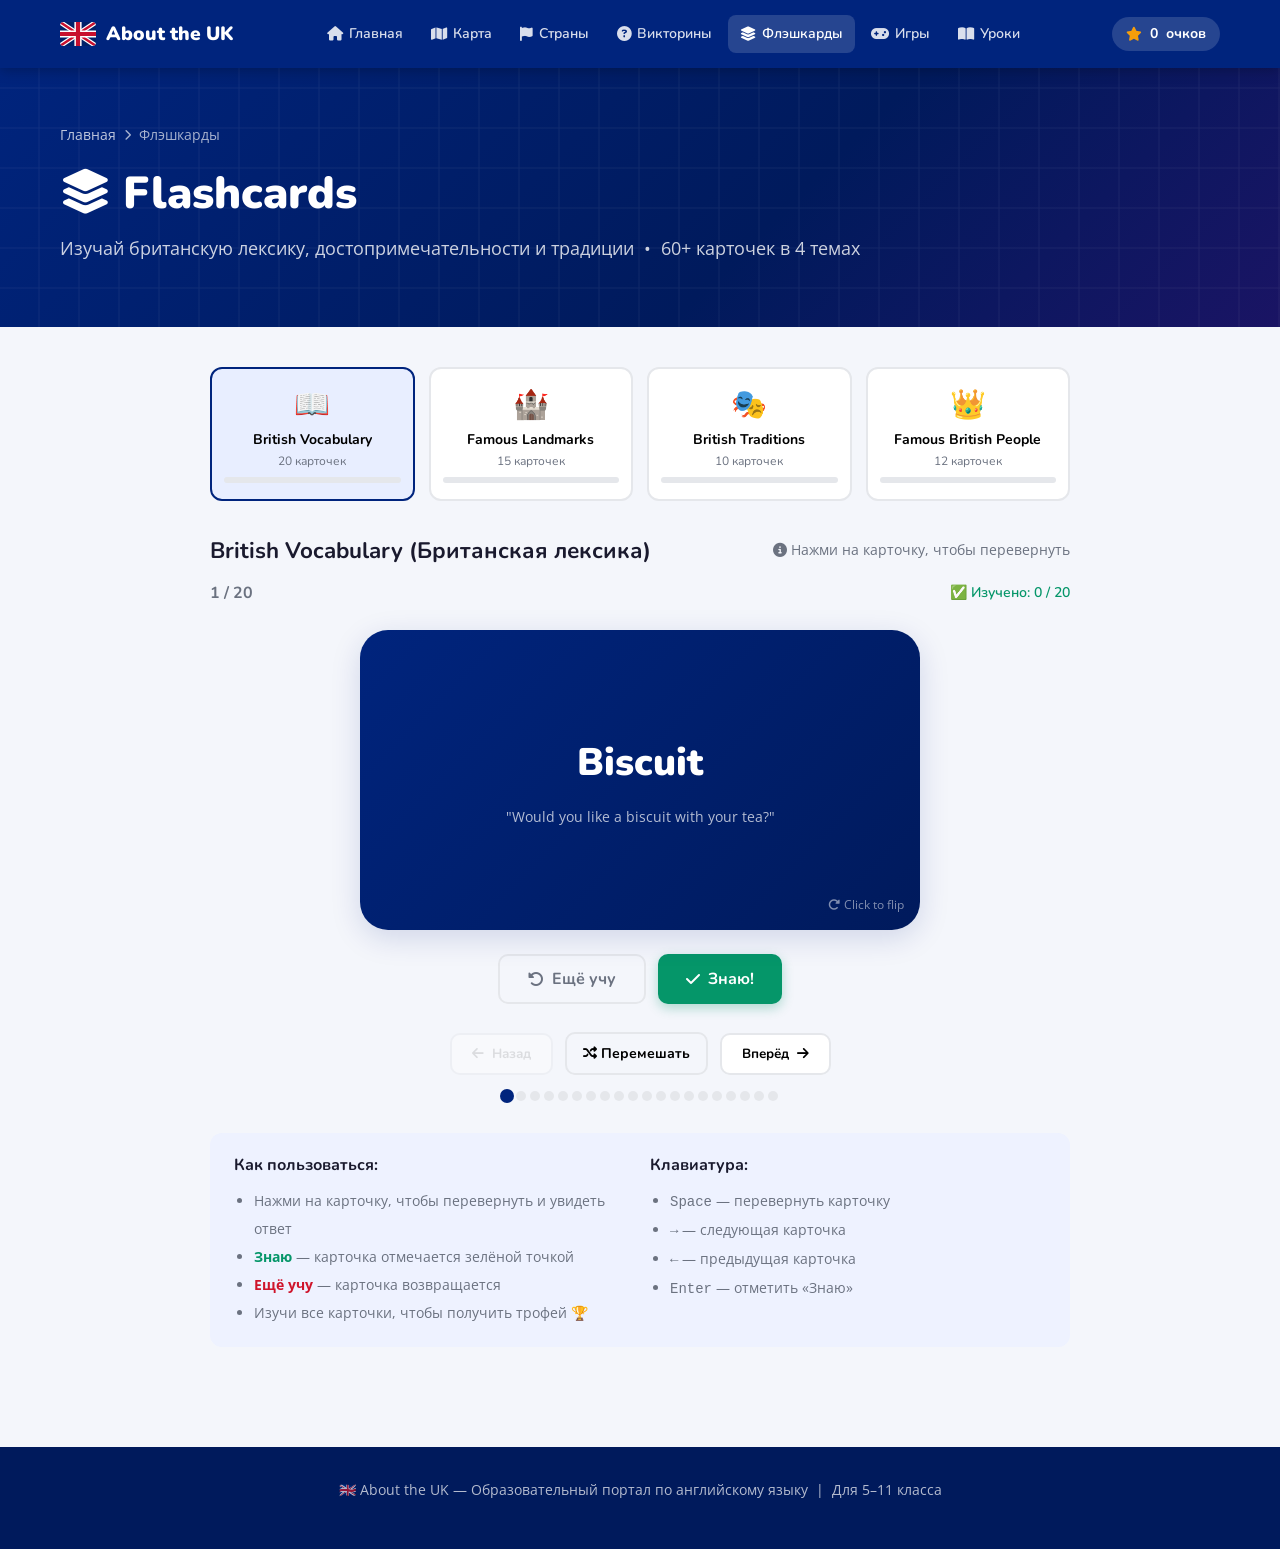
<file: pages/flashcards.html>
<!DOCTYPE html>
<html lang="en">
<head>
  <meta charset="UTF-8">
  <meta name="viewport" content="width=device-width, initial-scale=1.0">
  <title>Флэшкарды — About the UK</title>
  <link rel="stylesheet" href="../css/main.css">
  <link rel="stylesheet" href="../css/flashcards.css">
  <link rel="stylesheet" href="https://cdnjs.cloudflare.com/ajax/libs/font-awesome/6.5.0/css/all.min.css">
</head>
<body>
  <nav class="nav">
    <div class="container">
      <a class="nav-logo" href="../index.html">
        <svg class="flag-icon" viewBox="0 0 60 40" xmlns="http://www.w3.org/2000/svg">
          <rect width="60" height="40" fill="#012169"/>
          <path d="M0,0 L60,40 M60,0 L0,40" stroke="#fff" stroke-width="8"/>
          <path d="M0,0 L60,40 M60,0 L0,40" stroke="#C8102E" stroke-width="4"/>
          <path d="M30,0 V40 M0,20 H60" stroke="#fff" stroke-width="12"/>
          <path d="M30,0 V40 M0,20 H60" stroke="#C8102E" stroke-width="7"/>
        </svg>
        <span>About the UK</span>
      </a>
      <ul class="nav-menu" id="navMenu">
        <li><a class="nav-link" href="../index.html"><i class="fa fa-home"></i> Главная</a></li>
        <li><a class="nav-link" href="map.html"><i class="fa fa-map"></i> Карта</a></li>
        <li><a class="nav-link" href="countries.html"><i class="fa fa-flag"></i> Страны</a></li>
        <li><a class="nav-link" href="quiz.html"><i class="fa fa-question-circle"></i> Викторины</a></li>
        <li><a class="nav-link active" href="flashcards.html"><i class="fa fa-layer-group"></i> Флэшкарды</a></li>
        <li><a class="nav-link" href="wordgames.html"><i class="fa fa-gamepad"></i> Игры</a></li>
        <li><a class="nav-link" href="lessons.html"><i class="fa fa-book-open"></i> Уроки</a></li>
      </ul>
      <div class="nav-points"><i class="fa fa-star"></i> <span class="nav-pts-value">0</span> очков</div>
      <button class="nav-burger" id="navBurger" aria-label="Menu" aria-expanded="false">
        <span></span><span></span><span></span>
      </button>
    </div>
  </nav>

  <div class="page-hero">
    <div class="container">
      <div class="breadcrumb">
        <a href="../index.html">Главная</a>
        <i class="fa fa-chevron-right"></i>
        <span>Флэшкарды</span>
      </div>
      <h1><i class="fa fa-layer-group"></i> Flashcards</h1>
      <p>Изучай британскую лексику, достопримечательности и традиции &nbsp;•&nbsp; 60+ карточек в 4 темах</p>
    </div>
  </div>

  <div class="container">
    <div class="flashcards-layout">

      <!-- Deck Selector -->
      <div id="deckGrid" class="deck-grid">
        <!-- Populated by JS -->
      </div>

      <!-- Current deck name -->
      <div class="flex-between mb-16">
        <h3 id="deckName">British Vocabulary</h3>
        <div style="font-size:0.875rem;color:var(--text-muted)">
          <i class="fa fa-info-circle"></i> Нажми на карточку, чтобы перевернуть
        </div>
      </div>

      <!-- Flashcard Area -->
      <div id="fcArea">

        <div class="fc-nav-row">
          <div class="fc-counter" id="fcCounter">1 / 20</div>
          <div class="fc-progress-text" id="fcProgressText">✅ Изучено: 0 / 20</div>
        </div>

        <!-- 3D Card -->
        <div class="card-scene" id="cardScene" role="button" tabindex="0" aria-label="Flashcard, click to flip">
          <div class="card-3d" id="card3d">
            <div class="card-face card-front" id="cardFront">
              <!-- Front populated by JS -->
            </div>
            <div class="card-face card-back" id="cardBack">
              <!-- Back populated by JS -->
            </div>
          </div>
        </div>

        <!-- Know / Don't Know -->
        <div class="fc-actions">
          <button class="fc-btn-unknown" onclick="FC.markUnknown()">
            <i class="fa fa-rotate-left"></i> Ещё учу
          </button>
          <button class="fc-btn-know" onclick="FC.markKnow()">
            <i class="fa fa-check"></i> Знаю!
          </button>
        </div>

        <!-- Navigation -->
        <div class="fc-nav-buttons">
          <button class="fc-btn-prev" id="fcPrevBtn" onclick="FC.prev()" disabled>
            <i class="fa fa-arrow-left"></i> Назад
          </button>
          <button class="fc-btn-shuffle" onclick="FC.shuffle()">
            <i class="fa fa-shuffle"></i> Перемешать
          </button>
          <button class="fc-btn-next" id="fcNextBtn" onclick="FC.next()">
            Вперёд <i class="fa fa-arrow-right"></i>
          </button>
        </div>

        <!-- Progress dots -->
        <div class="learned-strip mt-16" id="learnedStrip"></div>

      </div><!-- /#fcArea -->

      <!-- Completion Banner -->
      <div class="fc-complete" id="fcComplete">
        <div class="trophy">🏆</div>
        <h2>Deck Complete!</h2>
        <p>You've reviewed all <strong id="fcCompleteCount">0</strong> cards in this deck!</p>
        <p style="color:var(--text-muted);font-size:0.875rem">Зелёные карточки — ты их знаешь. Нажми «Повторить» чтобы пройти снова.</p>
        <div style="display:flex;gap:12px;justify-content:center;margin-top:20px;flex-wrap:wrap">
          <button class="btn btn-primary" onclick="FC.restart()">
            <i class="fa fa-rotate-right"></i> Повторить колоду
          </button>
          <a href="quiz.html" class="btn btn-outline">
            <i class="fa fa-question-circle"></i> Пройти тест
          </a>
        </div>
      </div>

      <!-- Instructions box -->
      <div style="background:var(--bg-alt);border-radius:var(--radius);padding:20px 24px;margin-top:32px;display:flex;gap:20px;flex-wrap:wrap">
        <div style="flex:1;min-width:200px">
          <div style="font-family:var(--font-h);font-weight:700;margin-bottom:8px">Как пользоваться:</div>
          <ul style="list-style:disc;padding-left:20px;font-size:0.875rem;color:var(--text-muted);line-height:2">
            <li>Нажми на карточку, чтобы перевернуть и увидеть ответ</li>
            <li><strong style="color:var(--green)">Знаю</strong> — карточка отмечается зелёной точкой</li>
            <li><strong style="color:var(--red)">Ещё учу</strong> — карточка возвращается</li>
            <li>Изучи все карточки, чтобы получить трофей 🏆</li>
          </ul>
        </div>
        <div style="flex:1;min-width:200px">
          <div style="font-family:var(--font-h);font-weight:700;margin-bottom:8px">Клавиатура:</div>
          <ul style="list-style:disc;padding-left:20px;font-size:0.875rem;color:var(--text-muted);line-height:2">
            <li><kbd>Space</kbd> — перевернуть карточку</li>
            <li><kbd>→</kbd> — следующая карточка</li>
            <li><kbd>←</kbd> — предыдущая карточка</li>
            <li><kbd>Enter</kbd> — отметить «Знаю»</li>
          </ul>
        </div>
      </div>

    </div>
  </div>

  <footer class="footer">
    <div class="container">
      <p>🇬🇧 About the UK — Образовательный портал по английскому языку &nbsp;|&nbsp; Для 5–11 класса</p>
    </div>
  </footer>

  <script src="../js/progress.js"></script>
  <script src="../js/main.js"></script>
  <script src="../js/flashcards.js"></script>
  <script>
    // Keyboard shortcuts
    document.addEventListener('keydown', e => {
      if (e.target.tagName === 'INPUT') return;
      if (e.key === ' ' || e.key === 'Spacebar') { e.preventDefault(); FC.flip(); }
      if (e.key === 'ArrowRight') FC.next();
      if (e.key === 'ArrowLeft')  FC.prev();
      if (e.key === 'Enter') FC.markKnow();
    });
  </script>
</body>
</html>
</file>
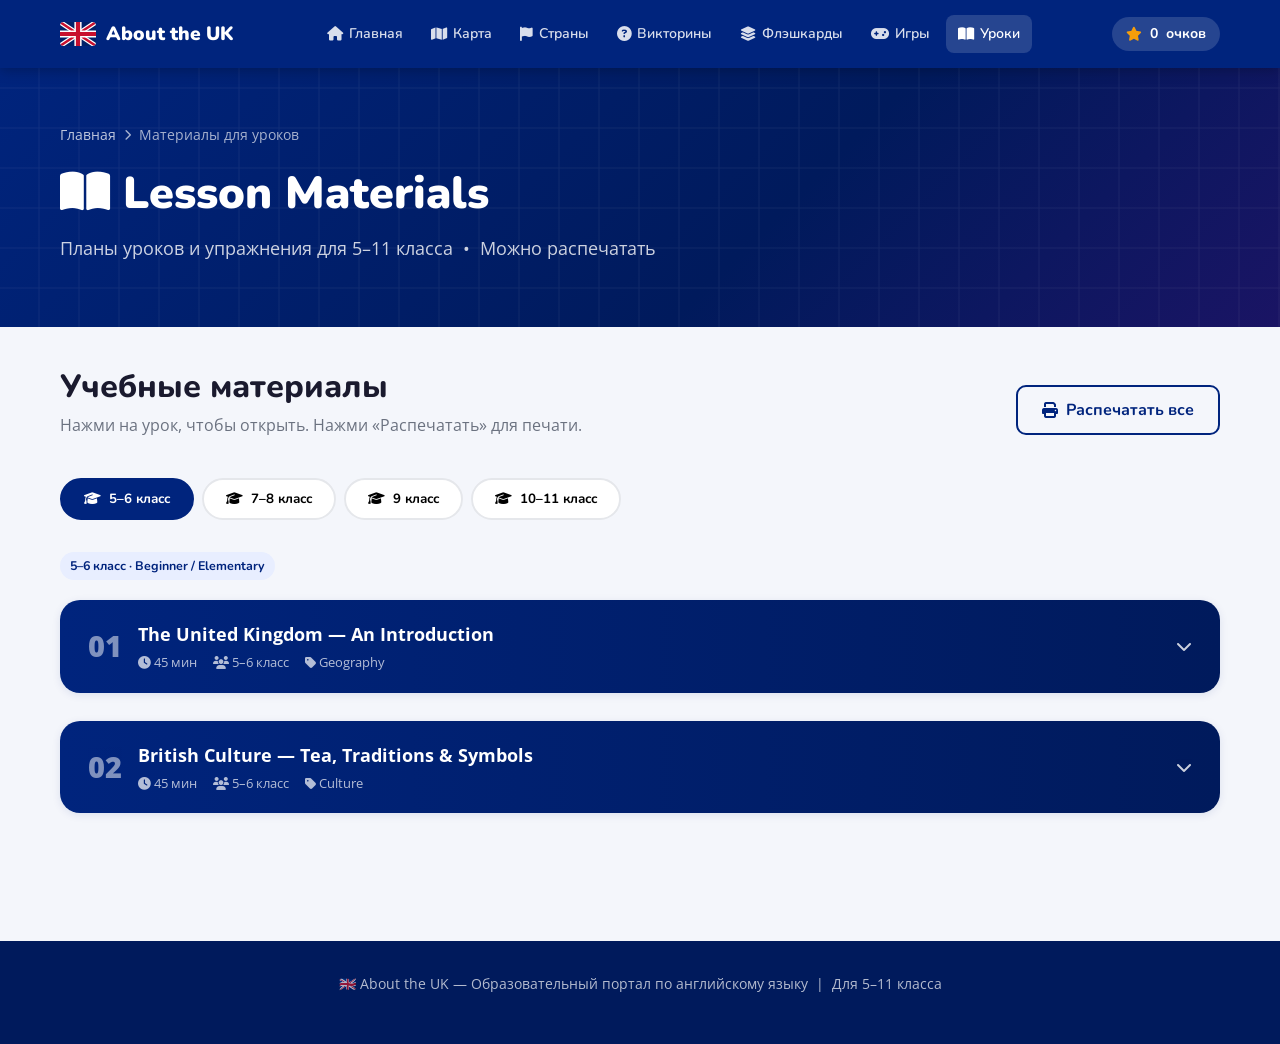
<file: pages/lessons.html>
<!DOCTYPE html>
<html lang="en">
<head>
  <meta charset="UTF-8">
  <meta name="viewport" content="width=device-width, initial-scale=1.0">
  <title>Материалы для уроков — About the UK</title>
  <link rel="stylesheet" href="../css/main.css">
  <link rel="stylesheet" href="https://cdnjs.cloudflare.com/ajax/libs/font-awesome/6.5.0/css/all.min.css">
  <style>
    /* ── Lesson Tabs ── */
    .lesson-tabs { display:flex; gap:8px; margin-bottom:32px; flex-wrap:wrap; }
    .lesson-tab {
      padding:10px 22px; border-radius:24px; font-family:var(--font-h); font-weight:700;
      border:2px solid var(--border); background:var(--white); cursor:pointer;
      display:flex; align-items:center; gap:8px; transition:all 0.2s;
    }
    .lesson-tab:hover   { border-color:var(--blue); }
    .lesson-tab.active  { background:var(--blue); color:#fff; border-color:var(--blue); }

    /* ── Lesson panels ── */
    .lesson-panel { display:none; animation:fadeInUp 0.3s ease; }
    .lesson-panel.active { display:block; }

    /* ── Lesson card ── */
    .lesson-card {
      background:var(--white); border-radius:var(--radius-lg);
      box-shadow:var(--shadow); margin-bottom:28px; overflow:hidden;
    }
    .lesson-header {
      padding:20px 28px; display:flex; align-items:center; gap:16px;
      background:linear-gradient(90deg, var(--blue), var(--blue-dark));
      color:#fff; cursor:pointer;
    }
    .lesson-header:hover { filter:brightness(1.08); }
    .lesson-num { font-size:1.8rem; font-weight:900; opacity:0.5; }
    .lesson-info { flex:1; }
    .lesson-title { font-size:1.1rem; font-weight:700; margin-bottom:4px; }
    .lesson-meta  { font-size:0.8rem; color:rgba(255,255,255,0.7); display:flex; gap:16px; flex-wrap:wrap; }
    .lesson-toggle { font-size:1rem; opacity:0.8; transition:transform 0.3s; }
    .lesson-header.open .lesson-toggle { transform:rotate(180deg); }

    .lesson-body { padding:28px; display:none; }
    .lesson-body.open { display:block; animation:fadeInUp 0.25s ease; }

    /* lesson body sections */
    .lesson-section { margin-bottom:28px; }
    .lesson-section h4 { font-size:1rem; margin-bottom:12px; color:var(--blue); padding-bottom:6px; border-bottom:2px solid var(--blue-light); }

    .objectives-list, .vocab-list, .activity-list { padding-left:20px; }
    .objectives-list li { margin-bottom:8px; font-size:0.9rem; list-style:disc; }
    .vocab-list li { margin-bottom:6px; font-size:0.9rem; list-style:none; padding-left:0; }
    .vocab-list li::before { content:"→ "; color:var(--blue); font-weight:700; }

    .activity-card {
      background:var(--bg); border-radius:var(--radius); padding:16px 20px; margin-bottom:12px;
      border-left:3px solid var(--gold);
    }
    .activity-card strong { display:block; margin-bottom:6px; }
    .activity-card p { font-size:0.875rem; color:var(--text-muted); margin:0; line-height:1.6; }

    .exercise-box {
      background:var(--bg-alt); border-radius:var(--radius); padding:16px 20px; margin-bottom:12px;
    }
    .exercise-box .ex-title { font-family:var(--font-h); font-weight:700; margin-bottom:10px; }
    .exercise-box ol { padding-left:20px; font-size:0.9rem; }
    .exercise-box ol li { margin-bottom:8px; line-height:1.6; }

    .answer-key {
      background:var(--green-bg); border-radius:var(--radius); padding:14px 18px;
      font-size:0.875rem; margin-top:12px; display:none;
    }
    .answer-key.visible { display:block; }

    /* ── Print styles ── */
    @media print {
      .nav, footer, .lesson-tabs, .no-print { display:none !important; }
      .lesson-body { display:block !important; }
      .lesson-card { box-shadow:none; border:1px solid #ddd; }
      body { padding-top:0; }
    }
  </style>
</head>
<body>
  <nav class="nav no-print">
    <div class="container">
      <a class="nav-logo" href="../index.html">
        <svg class="flag-icon" viewBox="0 0 60 40" xmlns="http://www.w3.org/2000/svg">
          <rect width="60" height="40" fill="#012169"/>
          <path d="M0,0 L60,40 M60,0 L0,40" stroke="#fff" stroke-width="8"/>
          <path d="M0,0 L60,40 M60,0 L0,40" stroke="#C8102E" stroke-width="4"/>
          <path d="M30,0 V40 M0,20 H60" stroke="#fff" stroke-width="12"/>
          <path d="M30,0 V40 M0,20 H60" stroke="#C8102E" stroke-width="7"/>
        </svg>
        <span>About the UK</span>
      </a>
      <ul class="nav-menu" id="navMenu">
        <li><a class="nav-link" href="../index.html"><i class="fa fa-home"></i> Главная</a></li>
        <li><a class="nav-link" href="map.html"><i class="fa fa-map"></i> Карта</a></li>
        <li><a class="nav-link" href="countries.html"><i class="fa fa-flag"></i> Страны</a></li>
        <li><a class="nav-link" href="quiz.html"><i class="fa fa-question-circle"></i> Викторины</a></li>
        <li><a class="nav-link" href="flashcards.html"><i class="fa fa-layer-group"></i> Флэшкарды</a></li>
        <li><a class="nav-link" href="wordgames.html"><i class="fa fa-gamepad"></i> Игры</a></li>
        <li><a class="nav-link active" href="lessons.html"><i class="fa fa-book-open"></i> Уроки</a></li>
      </ul>
      <div class="nav-points"><i class="fa fa-star"></i> <span class="nav-pts-value">0</span> очков</div>
      <button class="nav-burger" id="navBurger" aria-label="Menu" aria-expanded="false">
        <span></span><span></span><span></span>
      </button>
    </div>
  </nav>

  <div class="page-hero">
    <div class="container">
      <div class="breadcrumb">
        <a href="../index.html">Главная</a>
        <i class="fa fa-chevron-right"></i>
        <span>Материалы для уроков</span>
      </div>
      <h1><i class="fa fa-book-open"></i> Lesson Materials</h1>
      <p>Планы уроков и упражнения для 5–11 класса &nbsp;•&nbsp; Можно распечатать</p>
    </div>
  </div>

  <div class="container">
    <div style="padding:40px 0">

      <div class="flex-between mb-24 no-print" style="flex-wrap:wrap;gap:12px">
        <div>
          <h2 style="margin-bottom:6px">Учебные материалы</h2>
          <p style="color:var(--text-muted)">Нажми на урок, чтобы открыть. Нажми «Распечатать» для печати.</p>
        </div>
        <button class="btn btn-outline" onclick="window.print()">
          <i class="fa fa-print"></i> Распечатать все
        </button>
      </div>

      <!-- Grade Tabs -->
      <div class="lesson-tabs no-print">
        <button class="lesson-tab active" onclick="showGrade('5-6')"><i class="fa fa-graduation-cap"></i> 5–6 класс</button>
        <button class="lesson-tab" onclick="showGrade('7-8')"><i class="fa fa-graduation-cap"></i> 7–8 класс</button>
        <button class="lesson-tab" onclick="showGrade('9')"><i class="fa fa-graduation-cap"></i> 9 класс</button>
        <button class="lesson-tab" onclick="showGrade('10-11')"><i class="fa fa-graduation-cap"></i> 10–11 класс</button>
      </div>

      <!-- ════ 5-6 CLASS ════ -->
      <div class="lesson-panel active" id="panel-5-6">
        <div style="margin-bottom:20px">
          <span class="badge badge-blue">5–6 класс · Beginner / Elementary</span>
        </div>

        <!-- Lesson 1 -->
        <div class="lesson-card">
          <div class="lesson-header" onclick="toggleLesson(this)">
            <div class="lesson-num">01</div>
            <div class="lesson-info">
              <div class="lesson-title">The United Kingdom — An Introduction</div>
              <div class="lesson-meta">
                <span><i class="fa fa-clock"></i> 45 мин</span>
                <span><i class="fa fa-users"></i> 5–6 класс</span>
                <span><i class="fa fa-tag"></i> Geography</span>
              </div>
            </div>
            <i class="fa fa-chevron-down lesson-toggle"></i>
          </div>
          <div class="lesson-body">
            <div class="lesson-section">
              <h4>🎯 Learning Objectives</h4>
              <ul class="objectives-list">
                <li>Students can name and locate the four countries of the UK on a map.</li>
                <li>Students know the capital cities of all four nations.</li>
                <li>Students can describe the UK flag (Union Jack) and what it represents.</li>
              </ul>
            </div>
            <div class="lesson-section">
              <h4>📖 Key Vocabulary</h4>
              <ul class="vocab-list">
                <li><strong>United Kingdom</strong> — страна, состоящая из четырёх наций</li>
                <li><strong>Capital city</strong> — главный город страны</li>
                <li><strong>Flag / Union Jack</strong> — флаг</li>
                <li><strong>Nation</strong> — нация, страна</li>
                <li><strong>Island</strong> — остров</li>
              </ul>
            </div>
            <div class="lesson-section">
              <h4>📋 Lesson Plan</h4>
              <div class="activity-card">
                <strong>Warm-up (5 min)</strong>
                <p>Show the Union Jack flag. Ask: "What country does this flag belong to?" Elicit student knowledge.</p>
              </div>
              <div class="activity-card">
                <strong>Presentation (15 min)</strong>
                <p>Use the interactive map to show the four nations. Teach: "England is in the south. Scotland is in the north. Wales is in the west. Northern Ireland is on a separate island." Drill the names and capitals chorally.</p>
              </div>
              <div class="activity-card">
                <strong>Practice (15 min)</strong>
                <p>Students draw and label a simple UK map. Write the country names, capitals, and one national symbol for each (lion, unicorn, dragon, shamrock).</p>
              </div>
              <div class="activity-card">
                <strong>Production (10 min)</strong>
                <p>Pair activity: Student A asks "What is the capital of Scotland?" Student B answers "Edinburgh." Rotate through all four nations.</p>
              </div>
            </div>
            <div class="lesson-section">
              <h4>✏️ Exercises</h4>
              <div class="exercise-box">
                <div class="ex-title">Exercise 1: Match the capitals</div>
                <ol>
                  <li>England → ___________</li>
                  <li>Scotland → ___________</li>
                  <li>Wales → ___________</li>
                  <li>Northern Ireland → ___________</li>
                </ol>
                <button class="btn btn-ghost btn-sm mt-8" onclick="this.nextElementSibling.classList.toggle('visible')">Show answers</button>
                <div class="answer-key">1. London &nbsp; 2. Edinburgh &nbsp; 3. Cardiff &nbsp; 4. Belfast</div>
              </div>
              <div class="exercise-box">
                <div class="ex-title">Exercise 2: True or False?</div>
                <ol>
                  <li>The UK has five countries. ( )</li>
                  <li>London is the capital of Scotland. ( )</li>
                  <li>Wales has a dragon on its flag. ( )</li>
                  <li>Northern Ireland shares an island with Ireland. ( )</li>
                </ol>
                <button class="btn btn-ghost btn-sm mt-8" onclick="this.nextElementSibling.classList.toggle('visible')">Show answers</button>
                <div class="answer-key">1. False (four) &nbsp; 2. False (London = capital of England) &nbsp; 3. True &nbsp; 4. True</div>
              </div>
            </div>
          </div>
        </div>

        <!-- Lesson 2 -->
        <div class="lesson-card">
          <div class="lesson-header" onclick="toggleLesson(this)">
            <div class="lesson-num">02</div>
            <div class="lesson-info">
              <div class="lesson-title">British Culture — Tea, Traditions &amp; Symbols</div>
              <div class="lesson-meta">
                <span><i class="fa fa-clock"></i> 45 мин</span>
                <span><i class="fa fa-users"></i> 5–6 класс</span>
                <span><i class="fa fa-tag"></i> Culture</span>
              </div>
            </div>
            <i class="fa fa-chevron-down lesson-toggle"></i>
          </div>
          <div class="lesson-body">
            <div class="lesson-section">
              <h4>🎯 Learning Objectives</h4>
              <ul class="objectives-list">
                <li>Students can name at least 5 British cultural traditions.</li>
                <li>Students understand the difference between British and American English vocabulary.</li>
                <li>Students can describe a British tradition in 2–3 sentences.</li>
              </ul>
            </div>
            <div class="lesson-section">
              <h4>📖 Key Vocabulary</h4>
              <ul class="vocab-list">
                <li><strong>Afternoon tea</strong> — послеполуденный чай с угощениями</li>
                <li><strong>Bonfire Night</strong> — 5 ноября, ночь фейерверков</li>
                <li><strong>Double-decker bus</strong> — двухэтажный автобус</li>
                <li><strong>Pub</strong> — паб (public house)</li>
                <li><strong>Queuing</strong> — стояние в очереди</li>
              </ul>
            </div>
            <div class="lesson-section">
              <h4>✏️ Exercises</h4>
              <div class="exercise-box">
                <div class="ex-title">Exercise 1: Complete the sentences</div>
                <ol>
                  <li>British people drink a lot of ___________ (tea / coffee).</li>
                  <li>London's famous buses are ___________-coloured.</li>
                  <li>___________ Night is celebrated on November 5th.</li>
                  <li>A "pub" is short for "public ___________".</li>
                </ol>
                <button class="btn btn-ghost btn-sm mt-8" onclick="this.nextElementSibling.classList.toggle('visible')">Show answers</button>
                <div class="answer-key">1. tea &nbsp; 2. red &nbsp; 3. Bonfire/Guy Fawkes &nbsp; 4. house</div>
              </div>
            </div>
          </div>
        </div>
      </div>

      <!-- ════ 7-8 CLASS ════ -->
      <div class="lesson-panel" id="panel-7-8">
        <div style="margin-bottom:20px">
          <span class="badge badge-gold">7–8 класс · Pre-Intermediate</span>
        </div>

        <div class="lesson-card">
          <div class="lesson-header" onclick="toggleLesson(this)">
            <div class="lesson-num">01</div>
            <div class="lesson-info">
              <div class="lesson-title">British vs American English — Key Differences</div>
              <div class="lesson-meta">
                <span><i class="fa fa-clock"></i> 45 мин</span>
                <span><i class="fa fa-users"></i> 7–8 класс</span>
                <span><i class="fa fa-tag"></i> Language</span>
              </div>
            </div>
            <i class="fa fa-chevron-down lesson-toggle"></i>
          </div>
          <div class="lesson-body">
            <div class="lesson-section">
              <h4>🎯 Learning Objectives</h4>
              <ul class="objectives-list">
                <li>Students can identify 10+ differences between British and American English vocabulary.</li>
                <li>Students understand that both varieties are correct, just different.</li>
                <li>Students can use British English vocabulary in sentences.</li>
              </ul>
            </div>
            <div class="lesson-section">
              <h4>📖 British vs American — Key Pairs</h4>
              <div style="display:grid;grid-template-columns:1fr 1fr;gap:4px;font-size:0.875rem;background:var(--bg);border-radius:var(--radius);overflow:hidden">
                <div style="background:var(--blue);color:#fff;padding:10px 16px;font-weight:700">British English 🇬🇧</div>
                <div style="background:var(--red);color:#fff;padding:10px 16px;font-weight:700">American English 🇺🇸</div>
                <div style="padding:8px 16px;border-bottom:1px solid var(--border)">Lift</div><div style="padding:8px 16px;border-bottom:1px solid var(--border)">Elevator</div>
                <div style="padding:8px 16px;border-bottom:1px solid var(--border);background:var(--bg-alt)">Flat</div><div style="padding:8px 16px;border-bottom:1px solid var(--border);background:var(--bg-alt)">Apartment</div>
                <div style="padding:8px 16px;border-bottom:1px solid var(--border)">Chips</div><div style="padding:8px 16px;border-bottom:1px solid var(--border)">French fries</div>
                <div style="padding:8px 16px;border-bottom:1px solid var(--border);background:var(--bg-alt)">Crisps</div><div style="padding:8px 16px;border-bottom:1px solid var(--border);background:var(--bg-alt)">Chips / potato chips</div>
                <div style="padding:8px 16px;border-bottom:1px solid var(--border)">Boot (of a car)</div><div style="padding:8px 16px;border-bottom:1px solid var(--border)">Trunk</div>
                <div style="padding:8px 16px;border-bottom:1px solid var(--border);background:var(--bg-alt)">Biscuit</div><div style="padding:8px 16px;border-bottom:1px solid var(--border);background:var(--bg-alt)">Cookie</div>
                <div style="padding:8px 16px;border-bottom:1px solid var(--border)">Fortnight</div><div style="padding:8px 16px;border-bottom:1px solid var(--border)">Two weeks</div>
                <div style="padding:8px 16px;border-bottom:1px solid var(--border);background:var(--bg-alt)">Mobile</div><div style="padding:8px 16px;border-bottom:1px solid var(--border);background:var(--bg-alt)">Cell phone</div>
                <div style="padding:8px 16px;border-bottom:1px solid var(--border)">Rubbish bin</div><div style="padding:8px 16px;border-bottom:1px solid var(--border)">Trash can / garbage can</div>
                <div style="padding:8px 16px;background:var(--bg-alt)">Chemist</div><div style="padding:8px 16px;background:var(--bg-alt)">Pharmacy / drugstore</div>
              </div>
            </div>
            <div class="lesson-section">
              <h4>✏️ Exercises</h4>
              <div class="exercise-box">
                <div class="ex-title">Exercise 1: Translate to British English</div>
                <ol>
                  <li>I need to take the elevator to the 5th floor. → ___________</li>
                  <li>He lives in a small apartment in the city. → ___________</li>
                  <li>Can I have French fries with my burger? → ___________</li>
                  <li>She's been gone for two weeks. → ___________</li>
                </ol>
                <button class="btn btn-ghost btn-sm mt-8" onclick="this.nextElementSibling.classList.toggle('visible')">Show answers</button>
                <div class="answer-key">1. lift &nbsp; 2. flat &nbsp; 3. chips &nbsp; 4. a fortnight</div>
              </div>
              <div class="exercise-box">
                <div class="ex-title">Exercise 2: Fill in the gaps with British English words</div>
                <ol>
                  <li>Put the shopping bags in the ___________ of the car. (trunk → ___)</li>
                  <li>Would you like a ___________ with your tea? (cookie → ___)</li>
                  <li>My ___________ has run out of battery. (cell phone → ___)</li>
                  <li>Throw that in the ___________ bin, please. (trash → ___)</li>
                </ol>
                <button class="btn btn-ghost btn-sm mt-8" onclick="this.nextElementSibling.classList.toggle('visible')">Show answers</button>
                <div class="answer-key">1. boot &nbsp; 2. biscuit &nbsp; 3. mobile &nbsp; 4. rubbish</div>
              </div>
            </div>
          </div>
        </div>

        <div class="lesson-card">
          <div class="lesson-header" onclick="toggleLesson(this)">
            <div class="lesson-num">02</div>
            <div class="lesson-info">
              <div class="lesson-title">UK Geography — Rivers, Mountains &amp; Landscapes</div>
              <div class="lesson-meta">
                <span><i class="fa fa-clock"></i> 45 мин</span>
                <span><i class="fa fa-users"></i> 7–8 класс</span>
                <span><i class="fa fa-tag"></i> Geography</span>
              </div>
            </div>
            <i class="fa fa-chevron-down lesson-toggle"></i>
          </div>
          <div class="lesson-body">
            <div class="lesson-section">
              <h4>🎯 Learning Objectives</h4>
              <ul class="objectives-list">
                <li>Students can name the main rivers, mountains, and geographic features of the UK.</li>
                <li>Students can describe a geographic feature using appropriate vocabulary.</li>
                <li>Students understand the difference between a loch, lake, river, and mountain.</li>
              </ul>
            </div>
            <div class="lesson-section">
              <h4>📖 Key Vocabulary</h4>
              <ul class="vocab-list">
                <li><strong>River Thames</strong> — flows through London to the North Sea (346 km)</li>
                <li><strong>River Severn</strong> — the UK's longest river (354 km)</li>
                <li><strong>Ben Nevis</strong> — highest mountain in the UK (1,345m, Scotland)</li>
                <li><strong>Scafell Pike</strong> — highest mountain in England (978m)</li>
                <li><strong>Snowdon / Yr Wyddfa</strong> — highest mountain in Wales (1,085m)</li>
                <li><strong>Loch</strong> — Scottish word for lake</li>
                <li><strong>Highland</strong> — высокогорье</li>
                <li><strong>Peninsula</strong> — полуостров (e.g. Cornwall)</li>
              </ul>
            </div>
            <div class="lesson-section">
              <h4>✏️ Exercises</h4>
              <div class="exercise-box">
                <div class="ex-title">Exercise: Complete with the correct word</div>
                <ol>
                  <li>The ___________ is the longest river in England. (Thames / Severn)</li>
                  <li>___________ is the highest mountain in the UK at 1,345 metres.</li>
                  <li>In Scotland, a lake is called a ___________.</li>
                  <li>Cornwall is a ___________ in the south-west of England.</li>
                  <li>The English Channel separates England from ___________.</li>
                </ol>
                <button class="btn btn-ghost btn-sm mt-8" onclick="this.nextElementSibling.classList.toggle('visible')">Show answers</button>
                <div class="answer-key">1. Severn (longest UK) or Thames (longest in England) &nbsp; 2. Ben Nevis &nbsp; 3. loch &nbsp; 4. peninsula &nbsp; 5. France</div>
              </div>
            </div>
          </div>
        </div>
      </div>

      <!-- ════ 9 CLASS ════ -->
      <div class="lesson-panel" id="panel-9">
        <div style="margin-bottom:20px">
          <span class="badge" style="background:#EDE9FE;color:#7C3AED">9 класс · Intermediate</span>
        </div>

        <div class="lesson-card">
          <div class="lesson-header" onclick="toggleLesson(this)">
            <div class="lesson-num">01</div>
            <div class="lesson-info">
              <div class="lesson-title">British History — Key Events &amp; People</div>
              <div class="lesson-meta">
                <span><i class="fa fa-clock"></i> 45 мин</span>
                <span><i class="fa fa-users"></i> 9 класс</span>
                <span><i class="fa fa-tag"></i> History</span>
              </div>
            </div>
            <i class="fa fa-chevron-down lesson-toggle"></i>
          </div>
          <div class="lesson-body">
            <div class="lesson-section">
              <h4>🎯 Learning Objectives</h4>
              <ul class="objectives-list">
                <li>Students can place key events in British history on a timeline.</li>
                <li>Students can describe 3 significant events in British history in English.</li>
                <li>Students understand the significance of the Magna Carta for democracy.</li>
              </ul>
            </div>
            <div class="lesson-section">
              <h4>📜 Key Historical Events Timeline</h4>
              <div style="display:grid;gap:12px">
                <div style="display:flex;gap:16px;background:var(--bg);border-radius:8px;padding:12px 16px">
                  <div style="min-width:50px;font-family:var(--font-h);font-weight:900;color:var(--blue)">1066</div>
                  <div><strong>Norman Conquest</strong> — William the Conqueror invades England. Old English + French → Modern English begins.</div>
                </div>
                <div style="display:flex;gap:16px;background:var(--bg-alt);border-radius:8px;padding:12px 16px">
                  <div style="min-width:50px;font-family:var(--font-h);font-weight:900;color:var(--blue)">1215</div>
                  <div><strong>Magna Carta</strong> — The first legal document limiting royal power. Foundation of constitutional democracy.</div>
                </div>
                <div style="display:flex;gap:16px;background:var(--bg);border-radius:8px;padding:12px 16px">
                  <div style="min-width:50px;font-family:var(--font-h);font-weight:900;color:var(--blue)">1564</div>
                  <div><strong>Shakespeare born</strong> — William Shakespeare, the world's greatest playwright, born in Stratford-upon-Avon.</div>
                </div>
                <div style="display:flex;gap:16px;background:var(--bg-alt);border-radius:8px;padding:12px 16px">
                  <div style="min-width:50px;font-family:var(--font-h);font-weight:900;color:var(--blue)">1707</div>
                  <div><strong>Act of Union</strong> — England and Scotland unite to form the Kingdom of Great Britain.</div>
                </div>
                <div style="display:flex;gap:16px;background:var(--bg);border-radius:8px;padding:12px 16px">
                  <div style="min-width:50px;font-family:var(--font-h);font-weight:900;color:var(--blue)">1760s</div>
                  <div><strong>Industrial Revolution</strong> — Britain leads the world into the age of machines, steam, and industry.</div>
                </div>
                <div style="display:flex;gap:16px;background:var(--bg-alt);border-radius:8px;padding:12px 16px">
                  <div style="min-width:50px;font-family:var(--font-h);font-weight:900;color:var(--blue)">1939–45</div>
                  <div><strong>World War II</strong> — Britain withstands German bombing (the Blitz) under PM Winston Churchill.</div>
                </div>
                <div style="display:flex;gap:16px;background:var(--bg);border-radius:8px;padding:12px 16px">
                  <div style="min-width:50px;font-family:var(--font-h);font-weight:900;color:var(--blue)">1948</div>
                  <div><strong>NHS Founded</strong> — National Health Service created. Free healthcare for all UK citizens.</div>
                </div>
              </div>
            </div>
            <div class="lesson-section">
              <h4>✏️ Discussion Questions</h4>
              <ol style="padding-left:20px;font-size:0.9rem;display:grid;gap:10px">
                <li>Why was the Magna Carta (1215) important? How did it change the relationship between kings and their people?</li>
                <li>What was the Industrial Revolution, and why did it begin in Britain?</li>
                <li>What was "the Blitz"? How did the British people respond to the German bombing?</li>
                <li>What is the NHS, and why is it considered important to British identity?</li>
              </ol>
            </div>
          </div>
        </div>
      </div>

      <!-- ════ 10-11 CLASS ════ -->
      <div class="lesson-panel" id="panel-10-11">
        <div style="margin-bottom:20px">
          <span class="badge badge-red">10–11 класс · Upper-Intermediate / Advanced</span>
        </div>

        <div class="lesson-card">
          <div class="lesson-header" onclick="toggleLesson(this)">
            <div class="lesson-num">01</div>
            <div class="lesson-info">
              <div class="lesson-title">British Identity — What does it mean to be British?</div>
              <div class="lesson-meta">
                <span><i class="fa fa-clock"></i> 45 мин</span>
                <span><i class="fa fa-users"></i> 10–11 класс</span>
                <span><i class="fa fa-tag"></i> Culture &amp; Identity</span>
              </div>
            </div>
            <i class="fa fa-chevron-down lesson-toggle"></i>
          </div>
          <div class="lesson-body">
            <div class="lesson-section">
              <h4>🎯 Learning Objectives</h4>
              <ul class="objectives-list">
                <li>Students can discuss the concept of national identity in English.</li>
                <li>Students can compare British and Russian cultural values.</li>
                <li>Students can write a short essay (150–200 words) about British cultural identity.</li>
              </ul>
            </div>
            <div class="lesson-section">
              <h4>📖 Reading Text — British Identity</h4>
              <div style="background:var(--white);border-radius:var(--radius);padding:20px;box-shadow:var(--shadow);font-size:0.9rem;line-height:1.8;border-left:4px solid var(--blue)">
                <p>What makes someone British? This is a question that has no simple answer. Britain is a country of contrasts and contradictions. On one hand, there are ancient traditions: the monarchy, parliamentary democracy, afternoon tea, and cricket. On the other hand, Britain is one of the most diverse and multicultural countries in the world.</p>
                <p>British people are often described as reserved and polite — they queue patiently, apologise constantly, and talk about the weather. Yet they also produced punk rock, the Sex Pistols, and some of the world's most provocative artists and writers.</p>
                <p>Perhaps what truly defines British identity is a set of shared values: a belief in fair play, freedom of speech, tolerance, and a sense of humour — particularly the ability to laugh at oneself. Whether through Shakespeare, the Beatles, Harry Potter, or the NHS, Britain has given the world ideas, art, and institutions that continue to shape global culture.</p>
              </div>
            </div>
            <div class="lesson-section">
              <h4>✏️ Reading Comprehension</h4>
              <div class="exercise-box">
                <div class="ex-title">Answer the questions in English:</div>
                <ol>
                  <li>According to the text, what are two traditional aspects of British culture?</li>
                  <li>How are British people described in terms of social behaviour?</li>
                  <li>What values does the text say are important to British identity?</li>
                  <li>What examples of British cultural contributions to the world are given?</li>
                  <li>Do you think Russia has similar "defining values"? What are they?</li>
                </ol>
              </div>
            </div>
            <div class="lesson-section">
              <h4>✍️ Writing Task</h4>
              <div style="background:var(--bg-alt);border-radius:var(--radius);padding:16px 20px">
                <p style="font-size:0.9rem;margin-bottom:12px"><strong>Write 150–200 words</strong> responding to the question: <em>"What are the most interesting or surprising aspects of British culture?"</em></p>
                <p style="font-size:0.875rem;color:var(--text-muted)">Use vocabulary from this lesson. Include: at least one comparison with Russian culture, one specific example of a British tradition or cultural product, and your personal opinion.</p>
              </div>
            </div>
          </div>
        </div>

        <div class="lesson-card">
          <div class="lesson-header" onclick="toggleLesson(this)">
            <div class="lesson-num">02</div>
            <div class="lesson-info">
              <div class="lesson-title">The British Political System — Parliament &amp; Democracy</div>
              <div class="lesson-meta">
                <span><i class="fa fa-clock"></i> 45 мин</span>
                <span><i class="fa fa-users"></i> 10–11 класс</span>
                <span><i class="fa fa-tag"></i> Politics &amp; Society</span>
              </div>
            </div>
            <i class="fa fa-chevron-down lesson-toggle"></i>
          </div>
          <div class="lesson-body">
            <div class="lesson-section">
              <h4>🎯 Learning Objectives</h4>
              <ul class="objectives-list">
                <li>Students can explain the structure of the UK political system.</li>
                <li>Students can describe the roles of the Monarch, Parliament, and Prime Minister.</li>
                <li>Students can compare the UK and Russian systems of government.</li>
              </ul>
            </div>
            <div class="lesson-section">
              <h4>📖 Key Vocabulary</h4>
              <ul class="vocab-list">
                <li><strong>Constitutional monarchy</strong> — конституционная монархия (монарх — символ, реальная власть у парламента)</li>
                <li><strong>Parliament</strong> — парламент (House of Commons + House of Lords)</li>
                <li><strong>Prime Minister</strong> — премьер-министр (глава правительства)</li>
                <li><strong>General Election</strong> — всеобщие выборы (проводятся каждые 5 лет)</li>
                <li><strong>Devolution</strong> — передача части полномочий Шотландии, Уэльсу, Северной Ирландии</li>
              </ul>
            </div>
            <div class="lesson-section">
              <h4>✏️ Discussion</h4>
              <ol style="padding-left:20px;font-size:0.9rem;display:grid;gap:10px">
                <li>What is the difference between a constitutional monarchy and an absolute monarchy?</li>
                <li>Why is Britain called "the Mother of Parliaments"?</li>
                <li>What does "devolution" mean? Why might Scotland and Wales want their own parliaments?</li>
                <li>Compare the UK system (Prime Minister) and the Russian system (President). What are the key differences?</li>
              </ol>
            </div>
          </div>
        </div>
      </div>

    </div>
  </div>

  <footer class="footer no-print">
    <div class="container">
      <p>🇬🇧 About the UK — Образовательный портал по английскому языку &nbsp;|&nbsp; Для 5–11 класса</p>
    </div>
  </footer>

  <script src="../js/progress.js"></script>
  <script src="../js/main.js"></script>
  <script>
    function showGrade(grade) {
      document.querySelectorAll('.lesson-tab').forEach((t, i) => {
        const grades = ['5-6','7-8','9','10-11'];
        t.classList.toggle('active', grades[i] === grade);
      });
      document.querySelectorAll('.lesson-panel').forEach(p => {
        p.classList.toggle('active', p.id === 'panel-' + grade);
      });
    }

    function toggleLesson(header) {
      header.classList.toggle('open');
      const body = header.nextElementSibling;
      body.classList.toggle('open');
    }
  </script>
</body>
</html>
</file>
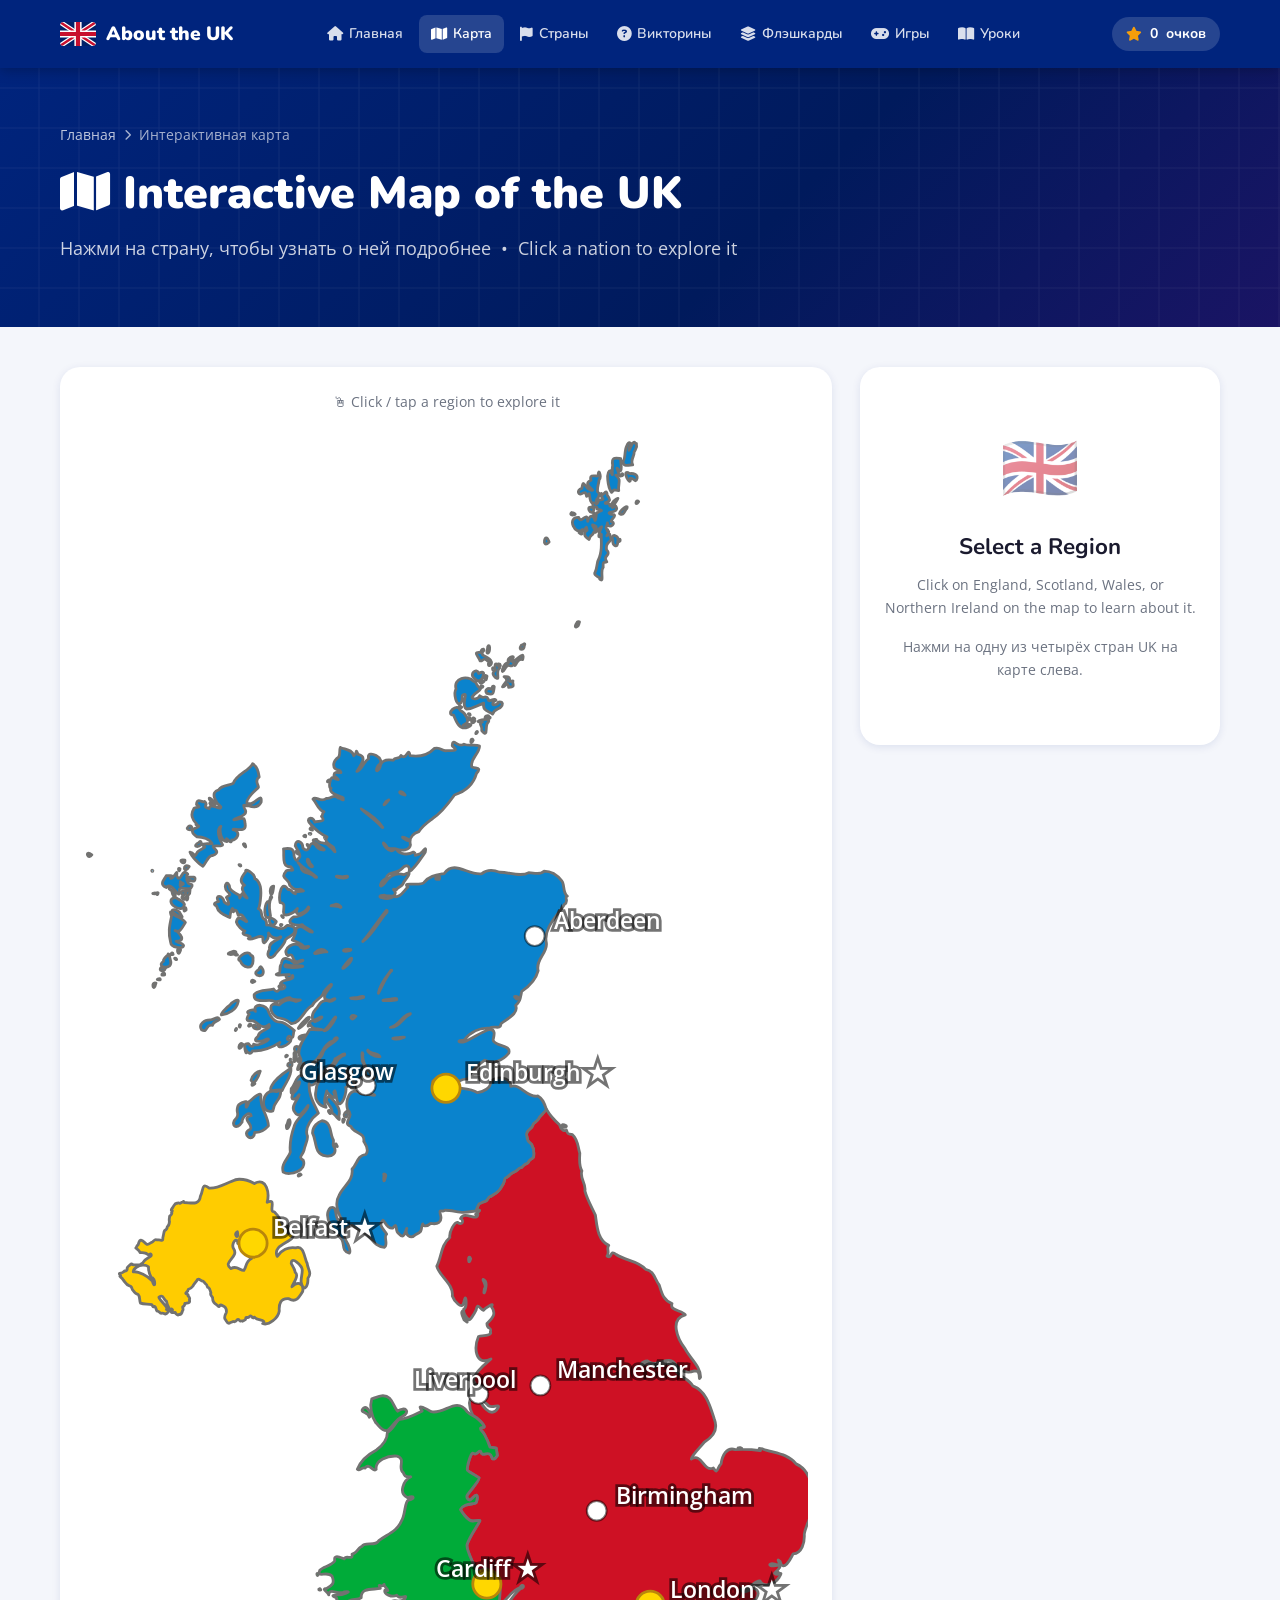
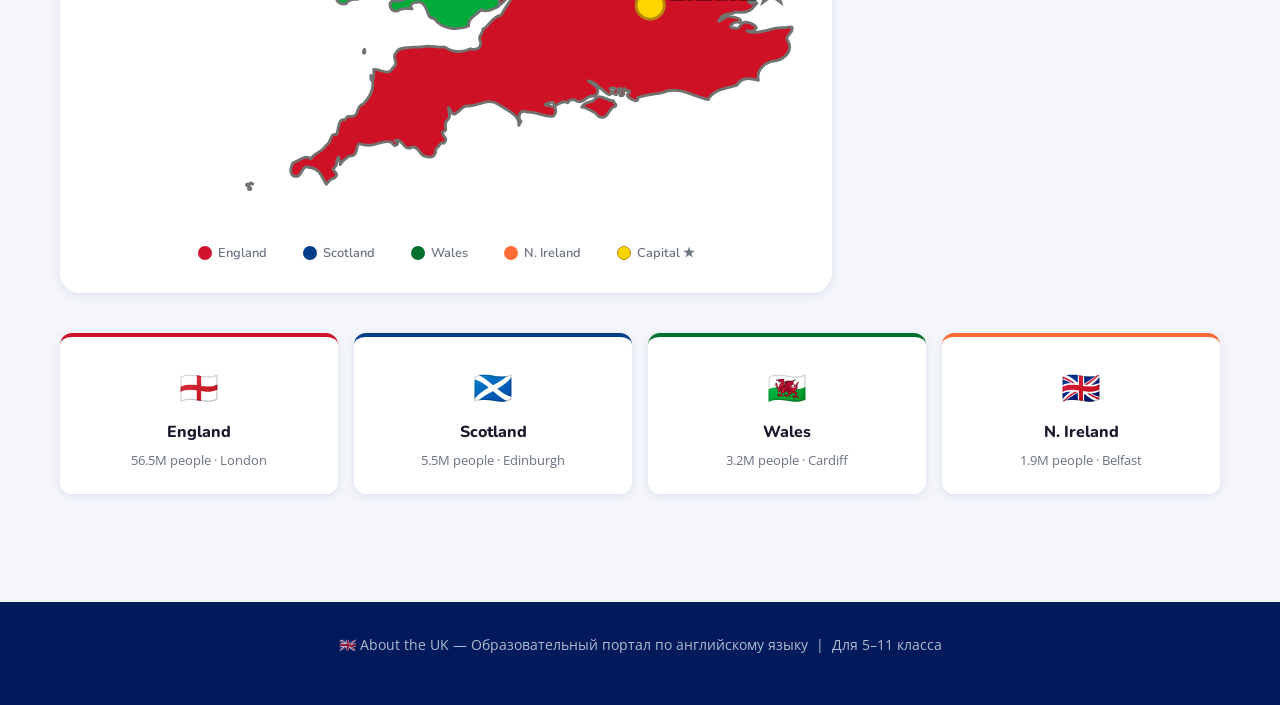
<file: pages/map.html>
<!DOCTYPE html>
<html lang="en">
<head>
  <meta charset="UTF-8">
  <meta name="viewport" content="width=device-width, initial-scale=1.0">
  <title>Interactive Map — About the UK</title>
  <link rel="stylesheet" href="../css/main.css">
  <link rel="stylesheet" href="../css/map.css">
  <link rel="stylesheet" href="https://cdnjs.cloudflare.com/ajax/libs/font-awesome/6.5.0/css/all.min.css">
</head>
<body>

  <!-- Navigation -->
  <nav class="nav">
    <div class="container">
      <a class="nav-logo" href="../index.html">
        <svg class="flag-icon" viewBox="0 0 60 40" xmlns="http://www.w3.org/2000/svg">
          <rect width="60" height="40" fill="#012169"/>
          <path d="M0,0 L60,40 M60,0 L0,40" stroke="#fff" stroke-width="8"/>
          <path d="M0,0 L60,40 M60,0 L0,40" stroke="#C8102E" stroke-width="4"/>
          <path d="M30,0 V40 M0,20 H60" stroke="#fff" stroke-width="12"/>
          <path d="M30,0 V40 M0,20 H60" stroke="#C8102E" stroke-width="7"/>
        </svg>
        <span>About the UK</span>
      </a>
      <ul class="nav-menu" id="navMenu">
        <li><a class="nav-link" href="../index.html"><i class="fa fa-home"></i> Главная</a></li>
        <li><a class="nav-link active" href="map.html"><i class="fa fa-map"></i> Карта</a></li>
        <li><a class="nav-link" href="countries.html"><i class="fa fa-flag"></i> Страны</a></li>
        <li><a class="nav-link" href="quiz.html"><i class="fa fa-question-circle"></i> Викторины</a></li>
        <li><a class="nav-link" href="flashcards.html"><i class="fa fa-layer-group"></i> Флэшкарды</a></li>
        <li><a class="nav-link" href="wordgames.html"><i class="fa fa-gamepad"></i> Игры</a></li>
        <li><a class="nav-link" href="lessons.html"><i class="fa fa-book-open"></i> Уроки</a></li>
      </ul>
      <div class="nav-points"><i class="fa fa-star"></i> <span class="nav-pts-value">0</span> очков</div>
      <button class="nav-burger" id="navBurger" aria-label="Menu" aria-expanded="false">
        <span></span><span></span><span></span>
      </button>
    </div>
  </nav>

  <!-- Hero -->
  <div class="page-hero">
    <div class="container">
      <div class="breadcrumb">
        <a href="../index.html">Главная</a>
        <i class="fa fa-chevron-right"></i>
        <span>Интерактивная карта</span>
      </div>
      <h1><i class="fa fa-map"></i> Interactive Map of the UK</h1>
      <p>Нажми на страну, чтобы узнать о ней подробнее &nbsp;•&nbsp; Click a nation to explore it</p>
    </div>
  </div>

  <!-- Map Layout -->
  <div class="container">
    <div class="map-layout">

      <!-- SVG Map -->
      <div class="map-container">
        <p class="map-title">🖱 Click / tap a region to explore it</p>

        <svg class="uk-map-svg" viewBox="128 58 514 988" xmlns="http://www.w3.org/2000/svg" role="img" aria-label="Interactive map of the United Kingdom">
          <title>Interactive map of the United Kingdom</title>

<g id="layer5" class="nation nation-england" data-nation="england" tabindex="0" role="button" aria-label="England">
        <path id="path2408" fill="#ce1124" stroke="#727271" stroke-width="2" d="M 406.822998 612.534973 C 413.279999 611.945984 402.050995 616.507019 407.661011 615.531982 C 406.898987 621.312012 398.134003 612.377991 395.363007 618.554993 C 398.240997 619.810974 396.429993 623.820984 393.282013 621.252991 C 391.082001 620.630981 387.031006 628.403992 387.721985 632 C 381.222992 637.281982 381.954987 645.973022 378.46701 652.400024 C 380.084991 659.411011 390.636993 665.169006 389.477997 673.461975 C 390.678986 676.867004 396.321014 683.866028 397.644989 678.257996 C 399.14801 668.937012 400.457001 682.112 397.567993 682.776001 C 397.105011 686.254028 398.631012 688.174011 401.295013 690.301025 C 401.904999 691.098999 404.911011 686.508972 406.341003 683.562012 C 407.627014 677.392029 408.782013 683.094971 411.667999 683.700989 C 412.687012 681.992004 420.138 677.539001 417.102997 680.940979 C 421.218994 686.234009 417.877014 689.213013 414.075012 693.059998 C 414.002991 697.562012 417.872986 695.325012 416.466003 698.997009 C 418.132996 701.541016 411.417999 701.619019 408.065002 702.312012 C 404.908997 709.64801 405.324005 723.705994 416.915985 718.286011 C 413.675995 721.116028 406.183014 726.119019 404.229004 732.995972 C 407.605011 738.593994 408.054993 746.643982 414.152008 750.327026 C 416.441986 755.064026 424.342987 748.616028 421.808014 753.288025 C 416.614014 761.26001 409.041992 750.01001 408.32901 744.143982 C 397.768005 743.177979 402.462006 755.268005 403.937988 757.999023 C 406.369995 760.273987 403.889008 758.091003 406.233002 759.763977 C 408.575989 761.437012 406.720001 760.106995 406.720001 760.106995 C 406.720001 760.106995 411.02301 763.635986 411.958008 765.677979 C 412.893005 767.719971 409.278992 766.172974 409.464996 767.65802 C 409.652008 769.143005 410.587006 768.833008 412.457001 772.112976 C 414.325989 775.392029 416.195007 780.775024 416.195007 780.775024 L 420.682007 781.518005 L 421.429993 786.715027 C 421.429993 786.715027 419.809998 789.437988 418.438995 789.190002 C 417.067993 788.942993 417.81601 786.59198 415.946014 785.724976 C 414.076996 784.859009 412.644012 786.219971 410.960999 785.724976 C 409.278992 785.22998 410.399994 783.807007 409.216003 783.744995 C 408.032013 783.682983 407.845001 784.796997 406.225006 785.478027 C 404.605011 786.15802 404.230988 783.497986 402.735992 786.468018 C 401.23999 789.437988 399.631989 796.03302 400.243011 797.357971 C 400.489014 797.890991 408.218994 802.184021 408.467987 802.554993 C 409.367004 803.893982 402.571014 811.086975 400.243011 814.682983 C 399.121002 816.414978 400.375 818.234985 401.988007 818.39502 C 402.610992 818.45697 405.664001 814.434998 406.723999 814.929993 C 407.78299 815.424988 406.963989 819.348022 406.225006 820.375 C 405.753998 821.030029 401.489014 820.932007 398.747986 822.107971 C 396.006012 823.28302 395.257996 825.078003 395.257996 825.078003 C 395.257996 825.078003 400.265991 833.745972 404.230988 833.244995 C 407.65799 832.812012 409.278992 832.565002 408.96701 833.244995 C 407.184998 837.138977 402.309998 843.137024 399.993988 849.828003 C 399.308014 851.807983 401.11499 856.263 403.234009 860.965027 C 405.352997 865.66803 405.755005 867.515015 408.467987 868.638 C 409.216003 868.947021 412.457001 866.96698 413.20401 867.153015 C 415.881012 867.817017 415.054993 873.848022 421.112 874.008972 C 424.412994 874.096008 422.070007 890.232971 422.273987 893.340027 C 427.739014 890.596985 431.062988 882.64801 437.553986 880.481018 C 439.5 876.955994 441.621002 880.484985 437.895996 881.359985 C 431.924011 886.015015 428.084991 893.861023 423.872986 900.278992 C 418.299011 900.497009 414.687012 908.784973 411.311005 909.885986 C 411.041992 914.245972 408.110992 913.486023 408.950012 917.471985 C 411.175995 922.419983 407.463013 925.512024 402.381012 923.978027 C 396.462006 926.994019 389.558014 926.473022 384.352997 922.744995 C 379.498993 923.409973 374.084015 921.364014 368.885986 922.375 C 363.209015 923.426025 351.255005 921.851013 349.645996 926.799988 C 345.399994 929.403992 352.537994 934.007019 347.378998 937.408997 C 343.981995 944.155029 338.303986 937.940002 333.699005 938.642029 C 333.654999 941.263 334.334991 943.991028 332.847992 946.234985 C 331.360992 948.479004 331.013 938.112 332.678986 945.606018 C 334.346008 953.098999 330.725006 958.671021 326.088989 963.281982 C 320.574005 964.150024 324.054993 972.870972 316.989014 971.978027 C 313.197998 971.405029 314.862 973.624023 313.076996 974.414978 C 308.631012 973.348999 308.791992 979.859009 307.548004 984.606995 C 301.450012 984.356018 304.480011 990.122986 299.954987 992.440002 C 297.502014 997.156006 291.312988 997.833984 289.069 1002.09198 C 285.057007 998.937012 281.093994 1003.237 276.445007 1004.89801 C 274.786011 1007.275024 273.806 1012.268005 276.212006 1014.057983 C 283.899994 1017.223999 281.743988 1005.033997 287.858002 1008.26001 C 295.373993 1008.677002 296.89801 1015.263977 299.954987 1020.164001 C 301.072998 1019.307983 303.075989 1015.770996 305.778015 1015.723022 C 310.778015 1012.127991 301.755005 1010.013977 305.980011 1008.336975 C 308.759003 1005.622986 305.993988 1003.958984 308.696991 1000.765991 C 309.167999 1000.734985 309.915985 1005.599976 309.752991 1006.255005 C 311.701996 1003.041992 313.661987 1002.05603 316.274994 1000.148987 C 321.197998 1000.471008 321.169006 996.85498 322.052002 993.473022 C 322.877991 989.054016 326.45401 993.330017 327.70401 992.255005 C 334.604004 994.060974 339.487 987.906982 346.415985 990.435974 C 348.688995 995.434998 353.380005 990.390015 348.651001 989.262024 C 354.589996 987.015991 354.330994 996.929016 360.532013 993.966003 C 365.308014 991.961975 366.832001 1001.323975 370.826996 1000.210999 C 374.93399 1002.171997 378.028015 999.948975 377.830994 995.060974 C 381.218994 992.973999 380.572998 989.601013 383.359009 991.129028 C 387.247986 986.754028 382.631012 987.367004 382.334015 983.033997 C 387.873993 982.577026 381.790985 977.403992 386.325012 974.244995 C 389.838989 972.198975 384.34201 961.521973 388.251007 967.723022 C 390.721008 975.312012 395.423004 964.481018 399.881012 964.5 C 407.59201 965.601013 414.415985 958.18103 421.791992 963.328003 C 427.402008 967.189026 437.984009 970.945007 436.559998 978.408997 C 437.407013 977.763 437.325012 976.390015 438.299988 975.771973 C 435.776001 972.757996 436.721008 966.424011 442.895996 968.95697 C 449.911011 968.645996 454.859009 972.768005 461.079987 971.916992 C 463.737 969.244019 462.95401 967.661987 462.431 965.379028 C 458.575012 965.612 458.402008 963.185974 456.234985 964.252991 C 453.759003 963.388 458.686005 961.732971 461.15799 962.078979 C 462.382996 967.893982 466.786987 958.859985 471.406006 962.310974 C 471.893005 961.903015 472.345001 959.38501 476.298004 960.229004 C 481.315002 963.742004 482.790009 959.677979 487.338989 957.653992 C 494.928986 958.047974 493.855988 951.41803 488.813995 948.633972 C 481.596985 944.690979 491.056 947.710022 492.976013 950.978027 C 496.173004 951.966003 501.009003 959.716003 503.037994 955.018005 C 499.917999 951.906006 501.847992 951.099976 505.428986 952.27301 C 501.158997 955.390991 507.144012 959.598999 507.292999 953.151978 C 511.799011 948.893005 507.408997 958.257996 508.799011 957.067993 C 513.512024 959.354004 509.791992 948.323975 512.557007 953.474976 C 512.150024 953.726013 518.077026 953.200012 514.094971 956.034973 C 511.178009 957.526978 522.593994 964.182007 521.098022 958.763977 C 523.025024 957.184998 533.598999 956.177979 538.893982 955.03302 C 549.976013 950.018005 560.767029 957.953979 571.208984 960.013 C 575.190002 952.491028 584.067993 952.414001 591.505005 949.820984 C 595.130981 943.643982 600.94397 944.978027 606.83197 946.39801 C 604.794983 939.106018 611.867004 933.090027 618.617004 932.629028 C 624.388 931.383972 631.328979 926.549011 628.16803 919.198975 C 624.273987 913.796021 631.846985 914.210999 630.745972 908.76001 C 629.078979 908.017029 627.034973 908.86499 625.294983 909.052979 C 616.012024 908.211975 607.450989 914.749023 598.570007 911.22699 C 601.794983 912.150024 609.528015 909.63501 602.218994 906.276978 C 598.671021 904.33197 594.853027 904.986023 594.687988 906.802002 C 593.526001 906.890015 593.356995 911.005005 589.703003 909.021973 C 583.684021 910.210999 589.083984 903.770996 592.91803 905.289978 C 597.804993 902.429993 586.624023 900.525024 583.86499 901.419983 C 582.65802 902.010986 576.52002 906.357971 579.065979 903.486023 C 580.812012 898.125977 587.432007 900.276978 590.541992 897.734985 C 595.172974 898.684998 600.70697 898.247986 603.973999 893.494995 C 608.677002 889.875977 602.419006 891.367981 601.552002 891.78302 C 596.111023 888.179993 603.435974 892.203979 605.200989 888.453003 C 608.658997 883.265991 604.309021 878.478027 599.549011 882.856018 C 597.700012 883.776978 594.812988 884.01001 594.718994 881.482971 C 601.197998 882.937012 602.057983 875.919006 607.91803 875.794006 C 610.942017 881.242004 618.619995 877.70697 621.630005 873.111023 C 624.909973 867.692017 620.570984 872.927979 618.276001 870.335022 C 620.268982 868.077026 625.616028 863.749023 618.60199 864.922974 C 612.698975 865.705017 614.580994 862.442017 619.005981 864.075012 C 625.210022 866.122986 617.963013 858.125 622.250977 862.008972 C 624.405029 870 629.60498 860.429016 631.429016 856.65802 C 637.835022 855.95697 639.687012 848.53302 639.364014 842.565002 C 640.625977 834.815979 646.015991 827.940002 646.242981 820.346008 C 645.260986 810.106995 644.570984 797.856018 633.55603 792.715027 C 627.60498 785.219971 618.049011 785.146973 609.859985 782.106018 C 604.70697 780.718018 609.411011 782.815002 608.012024 783.278015 C 601.859985 782.39502 597.200012 782.299988 590.416992 782.552979 C 584.234985 780.387024 581.125 786.869019 580.29303 792.606995 C 577.330994 795.291992 578.111023 800.85498 574.796021 795.614014 C 567.601013 798.734009 566.900024 784.612 559.143005 789.245972 C 560.007996 785.888977 565.346985 781.322998 568.538025 777.156982 C 574.541016 773.58197 578.210999 768.171021 575.541016 761.059021 C 572.333008 751.294006 569.788025 741.075989 560.213989 737.359985 C 557.111023 731.802002 551.362976 731.551025 547.528015 726.041992 C 546.237976 719.278015 540.758972 722.26001 536.067993 722.249023 C 532.549011 725.948975 529.817017 721.366028 527.077026 721.69397 C 521.236023 724.648987 523.41803 719.937988 528.224976 719.658997 C 533.982971 724.94397 542.934021 715.184021 547.356995 721.385986 C 550.802979 726.416016 555.784973 728.875 561.379028 726.719971 C 567.036987 726.328979 563.424011 735.054016 565.72699 731.223022 C 565.926025 723.469971 557.948975 717.526978 554.593018 710.745972 C 549.517029 704.218994 543.344971 689.896973 554.856995 686.862 C 552.874023 683.455017 543.5 684.330017 545.43103 678.890015 C 539.198975 676.598999 538.242981 671.471008 536.408997 665.799011 C 533.129028 661.580017 532.846008 655.718018 526.781006 654.573975 C 521.135986 648.184998 512.409973 648.56897 505.848999 644.072998 C 500.873993 639.945007 503.239014 647.814026 499.358002 645.137024 C 501.450012 642.237976 498.600006 639.870972 500.506989 637.551025 C 492.509003 633.796997 492.178986 623.603027 491.049988 616.072021 C 488.296997 610.072998 485.276001 605.161987 483.596008 598.89502 C 484.748993 593.867004 479.597992 589.890991 481.484985 584.679016 C 479.160004 580.794983 479.825012 576.767029 479.993988 572.15802 C 478.382996 567.09198 478.862 562.606018 474.822998 559.020996 C 470.415009 558.039001 471.959015 559.116028 470.475006 555.658997 C 469.278015 556.627014 466.437988 555.807007 465.536011 551.927979 C 462.281006 548.986023 458.704987 545.184998 456.5 541.281982 C 454.295013 537.377991 455.681 541.000977 454.302002 543.190002 C 452.923004 545.379028 451.846008 545.60498 451.300995 546.687988 C 450.768005 547.745972 450.269989 548.411987 449.537994 549.138 C 448.944 549.728027 447.903992 550.411011 447.247009 551.064026 C 446.627014 551.679016 446.533997 552.997009 446.013 553.513977 C 445.244995 554.276978 444.631989 555.111023 443.721985 555.789001 C 442.812988 556.466003 442.596008 556.934021 442.312012 558.064026 C 442.112 558.856995 442.339996 559.926025 442.488007 560.513977 C 442.707001 561.383972 442.790009 562.338013 443.192993 563.138977 C 443.692993 564.130981 445.061005 565.169006 445.661011 565.763977 C 446.07901 566.179016 446.328003 567.861023 446.894012 568.564026 C 447.35199 569.132996 447.072998 570.674988 447.247009 571.36499 C 447.51001 572.408997 447.247009 573.317017 447.247009 574.340027 C 447.247009 575.659973 445.895996 576.14801 444.955994 576.61499 C 444.074005 577.052979 443.634003 578.307007 443.192993 578.890015 C 442.531006 579.767029 441.919006 579.609985 440.902008 580.11499 C 440.078003 580.523987 439.414001 581.903992 438.43399 582.390015 C 438.32901 582.442017 438.199005 582.390015 438.082001 582.390015 C 437.024994 582.390015 436.02301 583.734985 435.437988 584.315002 C 434.605011 585.142029 433.589996 585.60498 432.441986 585.890015 C 431.77301 586.05603 430.753998 587.161011 430.151001 587.640015 C 429.335999 588.288025 428.290985 589.370972 427.506989 589.565979 C 426.703003 589.765015 426.652008 590.859985 426.449005 591.666016 C 426.204987 592.638 426 593.257996 425.567993 594.116028 C 425.118011 595.01001 424.618011 595.478027 424.15799 596.390991 C 423.55899 597.580994 422.64801 598.590027 421.69101 599.541016 C 420.753998 600.471008 419.980011 600.914978 418.871002 601.466003 C 417.614014 602.090027 417.298004 602.731995 416.050995 603.041016 C 415.303009 603.22699 414.345001 605.375977 413.759003 605.841003 C 413.09201 606.372009 412.391998 606.487 411.467987 606.716003 C 410.321014 607.000977 410.065002 607.940979 408.64801 607.940979 C 408.151001 607.940979 407.029999 611.656982 406.622986 611.960022 C 406.216003 612.263977 410.325989 612.39502 406.46701 613.013977 M 470.421997 553.10199 C 467.679993 555.617004 465.424011 549.822021 470.270996 552.711975 L 470.421997 553.10199 Z M 593.86499 781.145996 C 597.919983 782.721008 589.45697 781.554993 593.452026 781.122986 L 593.86499 781.145996 Z M 621.155029 869.896973 C 619.992004 871.905029 619.757019 868.815002 621.155029 869.896973 Z M 608.179993 877.924988 C 602.421997 880.901001 604.06897 875.473022 608.828003 877.19397 C 609.471985 877.77002 608.604004 877.932983 608.179993 877.924988 Z M 246.162003 1019.245972 C 250.755005 1020.338013 243.723007 1020.432007 246.162003 1019.245972 Z M 245.776001 1022.270996 C 248.300003 1024.696045 242.483994 1024.363037 245.776001 1022.270996 Z M 243.703995 1019.992004 C 247.190002 1021.877014 242.365005 1022.054016 243.703995 1019.992004 Z M 327.075989 924.302979 C 328.558014 928.658997 324.812012 927.460999 327.075989 924.302979 Z M 397.403992 683.965027 C 394.82901 687.947021 404.161987 695.208008 397.832001 690.533997 C 397.214996 688.947021 394.686005 684.245972 397.403992 683.965027 Z M 401.683014 646.000977 C 401.903992 645.968994 402.181 646.260986 402.522003 647.096008 C 400.914001 652.380981 400.725006 646.140015 401.683014 646.000977 Z M 411.419006 661.789978 C 411.53299 661.794006 411.733002 661.898987 412.056 662.130005 C 415.721008 664.255981 410.535004 677.112976 412.303986 668.328003 C 414.266998 666.708984 410.627014 661.760986 411.419006 661.789978 Z"/>
        <path id="path4771" fill="#ce1124" stroke="#727271" stroke-width="2" d="M 505.234985 964.801025 C 499.511993 965.867981 500.881989 974.895996 493.419006 972.125977 C 490.786987 968.125977 482.216003 965.320007 481.34201 965.492981 C 483.492004 960.778015 488.631012 962.505005 490.02301 960.429016 C 493.877014 954.513 498.817993 961.177002 503.730011 960.883972 C 503.868011 962.221985 506.747009 963.593994 505.234985 964.801025 Z"/>
    </g>
    <g id="layer1" class="nation nation-scotland" data-nation="scotland" tabindex="0" role="button" aria-label="Scotland">
        <path id="path26828" fill="#0a83cd" stroke="#727271" stroke-width="2" d="M 406.622986 611.960999 C 406.216003 612.263977 410.325989 612.39502 406.46701 613.013977 C 402.608002 613.632019 399.045013 614.513977 394.971008 613.960999 C 390.89801 613.406982 387.016998 612.466003 384.104004 612.664978 C 382.856995 614.721985 379.619995 610.494019 381.09201 615.856018 C 382.562988 621.317017 379.053986 622.888 374.196991 621.992981 C 370.591003 625.218018 368.256012 623.245972 368.483002 622.362976 C 366.536011 625.663025 369.35199 627.424988 363.746002 629.749023 C 359.803986 633.755981 355.548004 630.218018 357.161987 625.508972 C 355.52301 629.518005 355.194 633.463013 351.18399 628.978027 C 348.450012 627.455994 351.156006 619.98999 347.208008 625.29303 C 343.011993 626.202026 341.285004 619.690002 340.220001 619.742004 C 336.363007 623.471008 341.282013 626.565979 342.845001 629.671997 C 340.317993 631.093018 344.364014 637.083984 341.260986 638.939026 C 335.192993 638.853027 332.713989 633.315002 328.946991 629.965027 C 325.17099 628.369019 321.113007 625.026978 318.355988 623.442993 C 312.230011 625.297974 310.97699 629.728027 314.240997 634.622009 C 316.028992 637.323975 317.587006 641.989014 316.338013 643.10199 C 309.773987 641.643982 314.075012 634.700989 309.614014 631.892029 C 305.227997 627.106018 297.049011 617.382996 302.951996 610.890991 C 309.274994 608.539001 304.523987 622.156006 310.917999 619.109985 C 307.959015 613.963013 305.550995 607.825012 309.256012 601.856018 C 311.998993 595.732971 319.473999 591.659973 318.294006 583.476013 C 322.032013 580.054993 321.904999 573.710022 328.123993 572.929016 C 331.173004 569.249023 326.94101 564.809998 326.618011 563.755005 C 327.786011 557.231995 318.795013 557.86499 317.627014 553.27002 C 310.380005 550.809998 320.730988 545.968994 315.218994 541.442993 C 313.255005 534.950989 316.731995 523.78302 324.350006 529.909973 C 326.733002 529.95697 337.56601 532.231995 333.480988 530.294983 C 326.488007 530.065979 321.286987 521.942993 318.139008 519.27002 C 318.390015 522.530029 325.006012 527.85498 317.782013 525.776978 C 313.631989 522.520996 318.882996 514.866028 318.108002 514.119995 C 314.962006 520.544006 315.144012 505.953003 314.597992 514.413025 C 315.864014 517.166016 316.200012 525.15802 313.774994 525.453979 C 314.528992 527.067993 313.088013 535.520996 309.536011 537.187012 C 306.207001 536.786011 307.18399 524.077026 305.342987 529 C 308.598999 536.827026 300.571014 529.745972 300.296997 527.997986 C 299.279999 532.267029 297.73999 535.265991 299.829987 539.531006 C 294.306 538.573975 291.352997 533.544006 292.671997 528.106018 C 292.615997 522.531006 297.694 516.383972 301.86499 512.685974 C 307.312988 510.835999 306.660004 504.213013 312.937012 502.51001 C 314.380005 499.619995 307.165985 504.858032 306.182007 505.208008 C 305.014008 511.981995 296.093994 512.528015 294.411011 519.348022 C 293.252014 522.807983 289.127991 525.117981 287.826996 522.877991 C 287.463013 530.997986 291.062988 536.494019 294.364014 543.679016 C 289.872986 546.929993 284.421997 553.763 286.492004 559.653015 C 287.556 562.005005 284.703003 566.276978 284.223999 570 C 283.276001 573.677002 279.622009 574.838013 283.649994 577.153992 C 286.531006 584.372986 274.424988 588.515991 269.410004 585.588013 C 267.674988 579.35199 273.040985 576.116028 274.502991 571.372009 C 273.737 564.713013 275.636993 557.458008 277.531006 552.174988 C 279.428009 546.817993 286.776001 542.745972 287.127991 538.190002 C 284.378998 541.551025 280.673004 548.047974 277.811005 543.200989 C 273.549988 539.159973 281.566986 532.046021 280.730988 530.664978 C 278.247009 534.650024 273.518005 535.099976 276.537994 529.585999 C 280.696014 526.03302 283.165985 517.090027 278.618988 523.911987 C 276.61499 526.405029 274.526001 533.455017 275.156006 526.408997 C 278.165985 522.971985 278.916992 515.859985 283.540985 517.080994 C 279.897003 515.179993 285.71701 509.749023 283.976013 508.138 C 281.645996 511.833984 277.584015 516.059998 280.746002 509.015991 C 283.779999 505.403992 281.040009 504.781982 280.528992 501.553955 C 280.352997 494.296997 285.242004 490.156982 288.153015 484.329956 C 290.18399 484.346008 302.394989 485.134033 293.790009 483.868042 C 290.871002 484.44397 289.371002 482.239014 288.447998 480.583008 C 285.320007 485.570007 288.141998 475.207031 291.941986 478.855957 C 295.252014 477.584961 300.157013 473.459961 293.681 476.635986 C 288.27301 479.820007 289.806 472.948975 292.346008 470.098022 C 295.410004 467.60498 294.57901 463.911011 300.559998 463.638 C 304.11499 466.032959 309.571991 460.05896 303.292999 463.622009 C 294.714996 463.573975 300.425995 457.156982 303.494995 453.291992 C 305.041992 449.72699 297.899994 457.379028 297.765015 458.903992 C 296.255005 462.757996 291.97699 462.755005 290.048004 467.400024 C 285.01001 468.820007 281.700989 480.536011 275.201996 480.075012 C 271.506012 477.23999 270.742004 477.036987 265.34201 475.895996 C 259.729004 472.632996 257.959015 463.807007 266.459991 466.875977 C 270.106995 463.200989 273.82901 462.016968 278.524994 464.440002 C 286.575989 461.947998 276.593994 464.914001 274.177002 461.726013 C 270.049988 461.375 266.734985 466.617004 262.235992 463.992004 C 258.644989 462.619995 248.089005 466.471985 248.835007 459.598022 L 248.804001 459.598022 C 251.716995 455.859009 258.221008 456.93396 262.623993 455.573975 C 265.608002 459.531006 266.334991 455.521973 267.049011 455.403992 C 270.562988 456.176025 272.826996 453.294006 267.437988 451.888 C 267.502014 448.13501 278.165009 449.905029 276.024994 445.997986 C 274.447998 450.167969 268.169006 446.994019 273.804993 445.303955 C 270.945007 445.471985 260.093994 446.479004 266.412994 444.302002 C 267.85199 443.776001 266.276001 440.22998 268.121002 437.487 C 268.819 431.224976 274.605011 434.471985 277.268005 437.054993 C 280.471008 437.598022 287.497009 433.398987 280.279999 435.882996 C 274.723999 437.502014 277.936005 428.981995 272.764008 431.905029 C 267.23999 427.636963 278.692993 419.708984 282.112 426.230957 C 285.622986 427.719971 290.979004 423.950989 284.302002 425.860962 C 282.911011 423.160034 278.803986 422.259033 275.869995 420.802979 C 277.85199 417.464966 278.891998 415.619995 278.51001 412.47699 C 283.47699 408.513 285.300995 414.863037 290.032013 415.144043 C 290.610992 414.437012 284.644989 411.891968 282.934998 409.839966 C 278.606995 410.880005 269.596985 409.078003 276.833008 404.367004 C 280.865997 404.714966 289.104004 399.674988 287.315002 397.27301 C 284.953003 401.80603 276.446014 404.974976 279.488007 398.446045 C 277.036987 401.573975 268.536987 406.323975 269.752014 399.632996 C 269.761993 397.51001 270.937988 394.380981 267.220001 394.235962 C 266.006012 389.067993 268.265015 377.362 272.920013 385.031006 C 275.145996 383.632996 275.77301 388.427979 278.089996 387.990967 C 275.622009 385.025024 288.843994 387.572021 281.490997 384.707031 C 276.126007 385.533997 276.496002 383.64502 274.084015 381.993042 C 274.035004 377.420044 266.921997 377.122986 271.102997 372.525024 C 271.787994 369.049988 279.252014 373.877014 274.829987 368.747986 C 267.803986 369.061035 270.437988 360.188965 269.627014 356.041992 C 274.376007 355.480957 277.173004 355.374023 277.143005 361.393005 C 278.605988 365.707031 279.639008 364.195007 280.279999 362.842041 C 283.071014 361.778992 279.265991 356.398987 277.966003 353.976013 C 278.282013 348.343994 283.38501 351.05603 283.432007 355.426025 C 289.149994 361.14502 286.872986 348.10199 292.548004 353.591003 C 294.416992 357.401978 302.772003 358.039001 295.949005 354.731995 C 293.46701 352.584961 287.252991 348.968994 293.246002 349.365967 C 294.789001 353.252014 299.761993 350.200989 302.252991 354.424011 C 305.251007 355.992004 307.660004 361.480957 305.234009 355.224976 C 302.050995 352.651978 298.117004 350.994995 300.529999 347.562012 C 295.790985 345.582031 291.337006 341.27301 288.929993 338.603027 C 284.597992 335.007996 290.084991 331.765991 291.834015 337.077026 C 293.735992 335.974976 300.273987 337.646973 296.615997 332.990967 C 298.072998 331.697021 296.403015 331.535034 298.385986 329.660034 C 294.139008 328.688965 293.45401 323.764038 290.559998 320.686035 C 292.523987 318.077026 296.221008 323.848022 300.126007 320.177002 C 303.480988 321.06604 304.785004 316.786987 308.371002 320.007996 C 311.170013 320.075989 312.636993 323.166992 311.927002 319.88501 C 313.161011 319.855957 300.868011 316.890015 303.355988 313.053955 C 301.178986 313.411987 302.72699 302.407959 306.072998 306.161011 C 312.390991 308.411987 304.588989 304.273987 305.59201 303.755981 C 305.003998 299.44397 313.46701 304.30896 309.319 300.317017 C 303.503998 299.416992 304.460999 293.803955 308.931 290.742004 C 310.046997 288.697021 309.144012 286.110962 310.016998 284.049988 C 313.492004 285.656006 318.595001 285.521973 319.473999 289.987 C 322.238007 288.872009 320.322998 283.881958 322.641998 289.061035 C 329.854004 290.859985 324.027008 296.536987 321.787994 301.072998 C 325.330994 300.099976 326.255005 294.446045 330.112 292.036987 C 327.742004 284.380981 344.234985 291.987 336.757996 297.063965 C 333.75 302.903015 337.683014 300.688965 338.544006 296.463013 C 340.445007 291.255005 347.446014 293.354004 347.549988 293.19397 C 349.113007 290.275024 351.330994 293.187988 353.125 289.73999 C 357.108002 293.864014 358.183014 282.743042 359.492004 289.924988 C 366.001007 290.920044 371.725006 289.959961 376.696991 284.775024 C 381.244995 283.658997 381.640991 286.252991 384.601013 286.424988 C 387.908997 285.997009 395.416992 287.718994 389.431 282.908997 C 389.485992 281.032959 389.845001 280.385986 390.424988 280.333984 C 391.904999 280.23999 394.820007 284.132996 397.753998 281.752991 C 401.167999 283.411011 405.752991 281.489014 408.778992 283.109985 C 408.828003 288.375977 401.765991 292.330994 403.343994 297.880981 C 405.613007 299.506958 410.92099 297.514038 406.713989 302.384033 C 404.57901 310.144043 398.824005 315.365967 391.015015 317.848999 C 386.681 323.947021 382.098999 330.372986 375.687988 334.363037 C 371.705994 337.35199 367.803009 339.890015 365.734009 343.891968 C 360.790985 345.446045 358.731995 349.162964 359.756012 353.266968 C 359.324005 357.244019 353.360992 357.549011 349.723999 356.259033 C 351.876007 360.171997 358.265015 360.627014 361.945007 358.339966 C 365.07901 359.821045 360.596985 361.760986 365.826996 359.835999 C 368.196991 359.703979 371.53299 352.073975 370.252991 358.416992 C 366.81601 363.332031 363.319 369.338989 358.808014 372.463989 C 359.697998 368.135986 356.946014 366.490967 353.760986 370.028015 C 350.286011 374.115967 344.052002 371.317017 342.394989 377.213013 C 337.757996 379.547974 336.841003 386.078003 341.789001 379.973022 C 345.584015 374.563965 350.147003 372.786011 355.112 374.391968 C 361.933014 370.549988 357.694 376.355957 355.035004 379.634033 C 354.584015 382.77301 351.237 382.759033 349.755005 385.077026 C 344.178986 383.712036 352.141998 386.650024 347.457001 389.625 C 352.054993 391.803955 355.04599 385.80603 357.95401 383.150024 C 353.118011 378.89502 366.433014 382.963013 369.259003 380.049988 C 373.082001 375.13501 378.432007 374.618042 383.747009 373.619995 C 390.730988 363.557983 401.062012 375.297974 410.223999 373.775024 C 414.209015 370.525024 418.343994 370.72699 423.049988 372.679993 C 429.552002 372.348999 438.161011 376.537964 443.765991 372.911011 C 447.087006 372.900024 451.30899 375.010986 454.541992 371.924988 C 460.362 371.908997 463.747986 374.320007 467.338013 378.955994 C 469.181 381.005981 467.779999 387.143005 471.096008 389.703003 C 468.489014 390.540039 472.768005 393.317993 468.937012 395.562012 C 465.459015 401.999023 453.753998 412.13501 456.25 422.869995 C 457.410004 429.632996 448.259003 435.036011 450.427002 442.497986 C 448.821014 448.955994 442.783997 454.469971 438.781006 457.223022 C 437.653992 462.020996 438.027008 464.046997 434.447998 467.338013 C 436.895996 472.974976 428.15799 476.797974 424.18399 480.089966 C 423.459991 485.156006 419.166992 480.926025 415.78299 483.452026 C 409.231995 482.894043 402.466003 486.023987 397.877991 491.823975 C 391.981995 491.848022 393.894989 494.252014 398.731995 492.765015 C 404.674988 490.280029 410.279999 485.880981 415.968994 484.329956 C 421.772003 483.987 417.841003 491.804993 418.5 492.131958 C 420.067993 496.551025 431.485992 494.766968 429.588013 501.059998 C 425.283997 506.255981 418.670013 509.302979 412.567993 506.118042 C 407.790009 509.684998 402.110992 513.838989 400.953003 519.393005 C 394.45401 518.401001 389.931 526.036011 383.80899 521.166992 C 380.394012 516.84198 370.55899 521.916016 378.109985 523.280029 C 383.558014 523.281006 389.299988 525.478027 394.027008 525.79303 C 398.47699 526.351013 403.311005 526.351013 407.257996 529.077026 C 411.605011 528.616028 416.931 525.823975 416.777008 521.429016 C 419.580994 517.020996 431.375 517.947021 430.970001 524.713013 C 437.395996 522.150024 442.873993 533.343994 450.226013 531.497986 C 453.462006 533.370972 454.667999 536.020996 456.256989 541.085022 C 454.877991 543.273987 451.846008 545.60498 451.300995 546.687988 C 450.768005 547.745972 450.269989 548.411987 449.537994 549.138 C 448.944 549.728027 447.903992 550.411011 447.247009 551.064026 C 446.627014 551.679016 446.533997 552.997009 446.013 553.513977 C 445.244995 554.276978 444.631989 555.111023 443.721985 555.789001 C 442.812988 556.466003 442.596008 556.934021 442.312012 558.064026 C 442.112 558.856995 442.339996 559.926025 442.488007 560.513977 C 442.707001 561.383972 442.790009 562.338013 443.192993 563.138977 C 443.692993 564.130981 445.061005 565.169006 445.661011 565.763977 C 446.07901 566.179016 446.328003 567.861023 446.894012 568.564026 C 447.35199 569.132996 447.072998 570.674988 447.247009 571.36499 C 447.51001 572.408997 447.247009 573.317017 447.247009 574.340027 C 447.247009 575.659973 445.895996 576.14801 444.955994 576.61499 C 444.074005 577.052979 443.634003 578.307007 443.192993 578.890015 C 442.531006 579.767029 441.919006 579.609985 440.902008 580.11499 C 440.078003 580.523987 439.414001 581.903992 438.43399 582.390015 C 438.32901 582.442017 438.199005 582.390015 438.082001 582.390015 C 437.024994 582.390015 436.02301 583.734985 435.437988 584.315002 C 434.605011 585.142029 433.589996 585.60498 432.441986 585.890015 C 431.77301 586.05603 430.753998 587.161011 430.151001 587.640015 C 429.335999 588.288025 428.290985 589.370972 427.506989 589.565979 C 426.703003 589.765015 426.652008 590.859985 426.449005 591.666016 C 426.204987 592.638 426 593.257996 425.567993 594.116028 C 425.118011 595.01001 424.618011 595.478027 424.15799 596.390991 C 423.55899 597.580994 422.64801 598.590027 421.69101 599.541016 C 420.753998 600.471008 419.980011 600.914978 418.871002 601.466003 C 417.614014 602.090027 417.298004 602.731995 416.050995 603.041016 C 415.303009 603.22699 414.345001 605.375977 413.759003 605.841003 C 413.09201 606.372009 412.391998 606.487 411.467987 606.716003 C 410.321014 607.000977 410.065002 607.940979 408.64801 607.940979 C 408.151001 607.940979 407.029999 611.656982 406.622986 611.960022 L 406.622986 611.960999 Z"/>
        <path id="line475" fill="#0a83cd" stroke="#727271" stroke-width="2" d="M 479.65799 195.261963 C 478.994995 199.239014 474.713989 200.132996 478.123993 195.153992 C 478.417999 194.778015 480.346008 194.535034 479.65799 195.261963 Z"/>
        <path id="line476" fill="#0a83cd" stroke="#727271" stroke-width="2" d="M 440.661987 211.583984 C 440.334015 215.291992 435.851013 215.622986 438.467987 211.531006 C 439.358002 211.625 441.753998 209.070984 440.661987 211.583984 Z"/>
        <path id="line477" fill="#0a83cd" stroke="#727271" stroke-width="2" d="M 439.40799 221.740967 C 434.809998 219.687988 434.100006 230.080994 433.306 224.155029 C 430.877991 229.421997 430.03299 222.561035 426.721985 228.335022 C 423.428986 234.085999 424.929993 224.547974 429.537994 223.780029 C 426.865997 219.53302 436.799011 217.874023 431.028992 222.143982 C 432.169006 226.593994 441.644989 212.776001 439.40799 221.740967 Z"/>
        <path id="line478" fill="#0a83cd" stroke="#727271" stroke-width="2" d="M 432.298004 237.426025 C 432.656006 240.304016 433.951996 240.950989 429.454987 241.455994 C 428.95401 235.393005 427.031006 241.900024 425.148987 241.028992 C 426.417999 237.411011 430.442993 237.078979 426.225006 233.872986 C 429.802002 233.414978 430.697998 234.593994 429.966003 237.239014 C 430.43399 237.799011 433.446014 235.901001 432.298004 237.426025 Z"/>
        <path id="line479" fill="#0a83cd" stroke="#727271" stroke-width="2" d="M 419.253998 240.976013 C 418.63501 245.587036 418.98999 247.094971 413.953003 245.692993 C 412.243988 243.369019 414.602997 241.286987 417.295013 242.815979 C 417.772003 241.960999 417.915009 239.492981 419.253998 240.976013 Z"/>
        <path id="line480" fill="#0a83cd" stroke="#727271" stroke-width="2" d="M 425.023987 252.822998 C 424.957001 257.651001 419.506012 255.502991 418.109009 260.442017 C 415.033997 258.145996 410.783997 258.273987 411.773987 252.610962 C 406.401001 254.455994 404.700012 256.768005 399.571014 256.807983 C 394.927002 254.186035 401.619995 244.660034 397.127014 246.651978 C 395.415009 247.509033 397.645996 250.127991 395.623993 252.291992 C 392.070007 256.020996 390.333008 245.210999 392.131012 242.629028 C 389.984009 234.820984 400.247009 232.39502 404.802002 237.239014 C 407.36499 237.666016 406.029999 241.094971 409.757996 242.122009 C 408.747009 244.893005 405.760986 244.346008 403.505005 248.249023 C 403.579987 250.382996 407.97699 249.872986 408.957001 247.396973 C 411.858002 250.679016 413.227997 245.960022 414.975006 249.765991 C 414.97699 252.97998 418.972992 248.414978 420.51001 250.589966 C 417.403015 252.010986 417.063995 255.405029 421.643005 253.01001 C 421.790009 251.351013 424.686005 251.583984 425.023987 252.822998 Z"/>
        <path id="line481" fill="#0a83cd" stroke="#727271" stroke-width="2" d="M 416.230988 263.252014 C 410.552002 265.38501 412.824005 260.580994 415.237 261.609009 C 413.867004 263.890015 417.082001 261.81897 416.230988 263.252014 Z"/>
        <path id="line482" fill="#0a83cd" stroke="#727271" stroke-width="2" d="M 415.071014 266.112 C 411.971985 267.713013 415.640991 278.245972 410.36499 272.115967 C 411.362 268.484985 407.436005 267.703979 410.846985 266.05896 C 401.164001 266.417969 417.859009 261.500977 415.071014 266.112 Z"/>
        <path id="line483" fill="#0a83cd" stroke="#727271" stroke-width="2" d="M 407.34201 273.171997 C 404.921997 276.557007 406.924011 271.06897 407.34201 273.171997 Z"/>
        <path id="line484" fill="#0a83cd" stroke="#727271" stroke-width="2" d="M 404.304993 278.898987 C 401.963989 284.476013 402.213989 275.596985 404.304993 278.898987 Z"/>
        <path id="line485" fill="#0a83cd" stroke="#727271" stroke-width="2" d="M 401.807007 260.177002 C 403.437012 262.776978 398.936005 259.367004 401.807007 260.177002 Z"/>
        <path id="line486" fill="#0a83cd" stroke="#727271" stroke-width="2" d="M 401.807007 262.880981 C 402.95401 266.859985 398.93399 262.223022 401.807007 262.880981 Z"/>
        <path id="line487" fill="#0a83cd" stroke="#727271" stroke-width="2" d="M 405.644989 265.238037 C 401.955994 270.221985 402.688995 260.471008 405.450012 263.755005 C 402.563995 264.619019 405.045013 264.268005 405.644989 265.238037 Z"/>
        <path id="line488" fill="#0a83cd" stroke="#727271" stroke-width="2" d="M 399.859985 262.906982 C 400.526001 265.755005 401.013 266.176025 397.182007 268.388 C 398.725006 267.624023 406.307007 266.957031 400.523987 269.656982 C 394.399994 272.085999 392.138 265.552002 390.406006 261.078979 C 384.079987 260.953979 393.070007 251.632996 395.058014 257.68396 C 397.806 259.122986 398.712006 260.291016 399.859985 262.906982 Z"/>
        <path id="line489" fill="#0a83cd" stroke="#727271" stroke-width="2" d="M 396.272003 255.47998 C 394.54599 257.497986 392.618988 252.984985 396.272003 255.47998 Z"/>
        <path id="line490" fill="#0a83cd" stroke="#727271" stroke-width="2" d="M 411.247986 240.761963 C 410.696991 243.036011 408.184998 238.697021 411.247986 240.761963 Z"/>
        <path id="line491" fill="#0a83cd" stroke="#727271" stroke-width="2" d="M 411.428009 232.242004 C 411.645996 235.291992 408.139008 239.244019 404.981995 234.888 C 401.192993 232.333008 406.700989 226.833008 408.212006 231.546021 C 409.399994 230.414001 412.769989 230.224976 411.428009 232.242004 Z"/>
        <path id="line492" fill="#0a83cd" stroke="#727271" stroke-width="2" d="M 413.994995 233.872986 C 413.296997 240.297974 410.235992 231.02301 413.967987 233.257996 L 414.118988 233.525024 L 413.994995 233.872986 Z"/>
        <path id="line493" fill="#0a83cd" stroke="#727271" stroke-width="2" d="M 411.869995 237.212036 C 408.768005 240.457031 407.213013 235.520996 411.869995 237.212036 Z"/>
        <path id="line494" fill="#0a83cd" stroke="#727271" stroke-width="2" d="M 411.869995 215.296021 C 407.678009 219.463989 415.480011 219.169983 416.976013 222.787964 C 418.67099 225.044983 413.816986 228.207031 415.334991 223.539001 C 411.335999 218.882996 411.316986 223.31897 409.149994 222.572998 C 407.994995 219.070984 403.441986 215.924988 409.647003 216.775024 C 409.510986 215.120972 411.932007 212.856995 411.869995 215.296021 Z"/>
        <path id="line495" fill="#0a83cd" stroke="#727271" stroke-width="2" d="M 415.968994 213.14502 C 416.144012 217.646973 412.972992 219.018982 414.506989 213.764038 C 414.351013 212.367981 415.618988 210.369019 415.968994 213.14502 Z"/>
        <path id="line496" fill="#0a83cd" stroke="#727271" stroke-width="2" d="M 418.618988 227.505005 C 419.229004 231.765991 417.062012 227.138 418.618988 227.505005 Z"/>
        <path id="line497" fill="#0a83cd" stroke="#727271" stroke-width="2" d="M 423.091003 227.718994 C 419.613007 230.098999 424.158997 237.252014 419.944 234.380981 C 416.848999 230.481018 419.158997 231.348022 420.028015 228.789978 C 419.092987 223.067993 421.210999 224.36499 423.091003 227.718994 Z"/>
        <path id="line498" fill="#0a83cd" stroke="#727271" stroke-width="2" d="M 423.269989 225.067017 C 424.84201 228.375977 420.196991 223.390015 423.269989 225.067017 Z"/>
        <path id="line524" fill="#0a83cd" stroke="#727271" stroke-width="2" d="M 274.872986 511.827026 C 275.828003 517.060974 270.67099 522.721008 268.674011 527.632996 C 267.251007 525.343018 257.821014 530.921021 261.208008 524.375 C 263.888 518.69397 271.181 514.283997 274.872986 511.827026 Z"/>
        <path id="line525" fill="#0a83cd" stroke="#727271" stroke-width="2" d="M 280.519012 504.907959 C 281.174011 509.718994 277.71701 505.200012 280.519012 504.907959 Z"/>
        <path id="line526" fill="#0a83cd" stroke="#727271" stroke-width="2" d="M 278.062012 501.257996 C 280.216003 503.56604 276.359009 511.43103 277.026001 504.020996 C 277.572998 503.416992 276.234985 499.514038 278.062012 501.257996 Z"/>
        <path id="line527" fill="#0a83cd" stroke="#727271" stroke-width="2" d="M 280.421997 496.690002 C 279.889008 506.190002 273.899994 494.559998 280.421997 496.690002 Z"/>
        <path id="line528" fill="#0a83cd" stroke="#727271" stroke-width="2" d="M 284.838989 488.178955 C 282.188995 494.794006 276.989014 488.846008 284.838989 488.178955 Z"/>
        <path id="line529" fill="#0a83cd" stroke="#727271" stroke-width="2" d="M 275.604004 507.692993 C 276.645996 514.380005 268.32901 508.617004 275.604004 507.692993 Z"/>
        <path id="line530" fill="#0a83cd" stroke="#727271" stroke-width="2" d="M 275.065002 505.549011 C 275.039001 508.505981 273.330994 504.677002 275.065002 505.549011 Z"/>
        <path id="line531" fill="#0a83cd" stroke="#727271" stroke-width="2" d="M 272.444 502.862 C 270.612 505.299011 270.901001 501.593994 272.444 502.862 Z"/>
        <path id="line532" fill="#0a83cd" stroke="#727271" stroke-width="2" d="M 253.132996 513.91803 C 251.684006 518.765015 248.641998 524.057007 246.604004 520.427002 C 247.376999 516.60498 251.449997 513.656982 253.132996 513.91803 Z"/>
        <path id="line533" fill="#0a83cd" stroke="#727271" stroke-width="2" d="M 249.294998 522.781982 C 245.384995 526.586975 247.990005 519.78302 249.294998 522.781982 Z"/>
        <path id="line534" fill="#0a83cd" stroke="#727271" stroke-width="2" d="M 277.31601 485.105957 C 276.065002 486.457031 277.454987 492.005981 274.113007 489.391968 C 273.247009 487.770996 270.355011 493.578979 275.037994 490.803955 C 275.536987 495.536011 262.404999 499.881958 267.05899 493.5 C 261.475006 497.338013 254.970001 499.622986 247.598007 499.604004 C 245.464996 505.151978 238.093994 493.811035 244.753006 494.365967 C 246.738007 497.192993 248.057007 496.703979 248.425003 494.761963 C 251.419006 496.955994 262.973999 490.041992 257.480988 491.125977 C 254.470993 493.260986 245.871994 493.713013 251.669006 489.020996 C 251.841995 484.049988 261.17099 484.880005 259.372009 480.789001 C 253.850006 485.221008 252.339005 479.338013 247.376999 478.006958 C 240.990005 479.235962 244.848007 474.289001 245.307007 473.259033 C 241.335999 471.213013 248.632004 469.442993 249.682007 471.467041 C 247.272003 465.062012 258.243011 466.031982 259.233002 472.287964 C 261.109009 476.509033 263.348999 479.51001 267.791992 479.101013 C 270.488007 479.118042 275.010986 483.282959 277.31601 485.105957 Z"/>
        <path id="line535" fill="#0a83cd" stroke="#727271" stroke-width="2" d="M 288.067993 475.945007 C 287.11499 478.958984 277.365997 486.89801 280.987 482.054993 C 281.593994 480.598999 288.253998 473.950989 288.069 475.945007 L 288.067993 475.945007 Z"/>
        <path id="line536" fill="#0a83cd" stroke="#727271" stroke-width="2" d="M 242.337997 498.592041 C 243.427002 503.658997 243.742996 498.911987 242.337997 498.592041 Z"/>
        <path id="line537" fill="#0a83cd" stroke="#727271" stroke-width="2" d="M 240.959 495.033997 C 236.423004 502.643005 237.673004 491.549988 240.959 495.033997 Z"/>
        <path id="line538" fill="#0a83cd" stroke="#727271" stroke-width="2" d="M 252.608002 483.643005 C 247.666 485.775024 245.871002 478.473022 251.628006 482.353027 C 251.998001 482.703003 253.373993 482.906006 252.608002 483.643005 Z"/>
        <path id="line539" fill="#0a83cd" stroke="#727271" stroke-width="2" d="M 246.824005 481.334961 C 242.725998 483.739014 245.981995 478.780029 246.824005 481.334961 Z"/>
        <path id="line540" fill="#0a83cd" stroke="#727271" stroke-width="2" d="M 236.279007 484.312988 C 234.214996 486.905029 236.462997 481.768005 236.279007 484.312988 Z"/>
        <path id="line541" fill="#0a83cd" stroke="#727271" stroke-width="2" d="M 239.121994 481.235962 C 238.272995 485.150024 237.662003 479.473999 239.121994 481.235962 Z"/>
        <path id="line542" fill="#0a83cd" stroke="#727271" stroke-width="2" d="M 224.188004 477.138 C 222.389008 479.197998 219.809006 478.134033 219.231003 481.359985 C 214.093002 479.80896 216.233994 487.348022 211.460007 484.510986 C 209.089005 480.578003 213.403 477.327026 217.852005 477.460999 C 220.537003 477.619019 222.953995 474.127014 224.188004 477.138 Z"/>
        <path id="line543" fill="#0a83cd" stroke="#727271" stroke-width="2" d="M 237.548004 464.23999 C 236.311005 470.618042 230.044998 473.570007 225.718994 473.906006 C 224.281006 474.351013 229.005005 468.455994 231.697006 466.882996 C 232.460999 465.349976 238.067001 462.026001 237.548004 464.23999 Z"/>
        <path id="line544" fill="#0a83cd" stroke="#727271" stroke-width="2" d="M 268.826996 454.395996 C 263.559998 455.247986 268.044006 450.773987 268.826996 454.395996 Z"/>
        <path id="line545" fill="#0a83cd" stroke="#727271" stroke-width="2" d="M 249.281998 450.165039 C 245.632004 452.914001 246.514999 447.148987 249.281998 450.165039 Z"/>
        <path id="line546" fill="#0a83cd" stroke="#727271" stroke-width="2" d="M 255.063995 441.988037 C 256.953003 448.632996 246.615005 446.177979 251.061996 442.440002 C 252.947006 442.905029 252.356003 436.455994 255.063995 441.988037 Z"/>
        <path id="line547" fill="#0a83cd" stroke="#727271" stroke-width="2" d="M 248.039993 435.453003 C 248 442.771973 240.617996 440.312988 238.914993 435.528992 C 234.546997 434.447021 244.487 426.752991 246.367996 431.526001 C 249.154999 432.280029 247.625 434.295044 248.039993 435.453003 Z"/>
        <path id="line548" fill="#0a83cd" stroke="#727271" stroke-width="2" d="M 235.906006 429.812012 C 232.248993 432.084961 227.029007 430.631958 233.436005 429.031006 C 234.115997 428.640991 236.110001 428.624023 235.906006 429.812012 Z"/>
        <path id="line549" fill="#0a83cd" stroke="#727271" stroke-width="2" d="M 237.009995 431.375 C 234.001007 432.156006 235.315002 429.255005 237.009995 431.375 Z"/>
        <path id="line550" fill="#0a83cd" stroke="#727271" stroke-width="2" d="M 253.173996 382.783997 C 254.283005 387.910034 252.729996 397.614014 251.779007 398.618042 C 255.235001 398.890015 252.867004 403.622009 255.341003 405.656982 C 258.649994 406.339966 257.166992 410.153015 257.812012 410.146973 C 262.395996 409.468994 267.665009 416.052002 272.196014 410.426025 C 274.181 410.591003 276.514008 410.519043 277.509003 412.479004 C 279.165985 418.458008 270.338989 418.283997 270.71701 421.636963 C 269.718994 425.170044 265.339996 428.311035 263.291992 431.526001 C 258.971008 435.88501 257.276001 430.846985 259.868988 427.216003 C 257.813995 421.794006 268.799988 419.960999 267.598999 418.47699 C 263.832001 420.906982 260.40799 418.655029 258.971985 415.77002 C 259.812988 419.541992 254.186005 427.273987 255.106003 419.184998 C 253.358002 415.912964 246.134003 422.294006 244.656998 419.716003 C 250.110001 416.765991 236.794998 418.153015 242.242004 414.377991 C 240.848999 414.396973 236.585007 410.406006 236.169006 408.067993 C 237.419998 401.139038 243.434998 408.916992 243.623001 407.585999 C 240.643005 404.553955 240.856995 401.790039 237.451996 403.118042 C 236.772003 400.622009 235.656006 397.924988 234.110992 400.780029 C 233.671005 394.634033 231.675995 402.118042 231.572998 404.844971 C 227.231995 402.789001 223.237 401.462036 222.117004 396.684998 C 218.190002 394.752014 223.257996 393.657959 223.524994 393.526978 C 220.261002 388.105957 226.848007 389.112 227.5 393.679993 C 231.914993 397.609985 231.154007 394.379028 229.087997 390.545044 C 230.955994 388.695007 233.225998 389.859009 229.585007 386.079956 C 226.248001 382.304993 230.440994 376.832031 231.503006 383.93396 C 233.298996 387.368042 238.981003 388.820007 238.487 389.244019 C 238.061005 395.567017 240.223007 382.990967 241.731003 389.627014 C 248.419006 394.63501 236.367996 384.514038 241.895996 381.890015 C 237.466995 379.265015 240.436005 375.327026 242.932007 372.212036 C 241.595001 368.889038 249.557007 374.075012 249.309006 377.335999 C 251.871994 377.64801 252.429001 381.062012 253.173996 382.783997 Z"/>
        <path id="line551" fill="#0a83cd" stroke="#727271" stroke-width="2" d="M 269.200012 403.828979 C 270.682007 406.77002 266.445007 402.051025 269.200012 403.828979 Z"/>
        <path id="line552" fill="#0a83cd" stroke="#727271" stroke-width="2" d="M 268.565002 409.94397 C 267.433014 412.348022 266.75 408.629028 268.565002 409.94397 Z"/>
        <path id="line553" fill="#0a83cd" stroke="#727271" stroke-width="2" d="M 264.520996 407.687012 C 260.623993 416.390015 255.744995 399.407959 264.520996 407.687012 Z"/>
        <path id="line554" fill="#0a83cd" stroke="#727271" stroke-width="2" d="M 262.657013 382.553955 C 261.403015 395.545044 257.950012 382.610962 262.657013 382.553955 Z"/>
        <path id="line555" fill="#0a83cd" stroke="#727271" stroke-width="2" d="M 261.332001 390.468018 C 258.234985 394.863037 259.803009 399.650024 260.42099 403.702026 C 254.990997 408.713989 255.824005 395.903992 258.184998 393.552002 C 260.627014 394.712036 259.920013 387.579956 261.332001 390.468018 Z"/>
        <path id="line556" fill="#0a83cd" stroke="#727271" stroke-width="2" d="M 242.227997 352.669006 C 244.703995 357.957031 238.798004 351.174011 242.227997 352.669006 Z"/>
        <path id="line557" fill="#0a83cd" stroke="#727271" stroke-width="2" d="M 239.039001 367.388 C 240.473999 369.688965 236.141998 366.483032 239.039001 367.388 Z"/>
        <path id="line558" fill="#0a83cd" stroke="#727271" stroke-width="2" d="M 279.412994 358.390015 C 281.651001 362.507996 276.035004 356.22699 279.412994 358.390015 Z"/>
        <path id="line559" fill="#0a83cd" stroke="#727271" stroke-width="2" d="M 287.03299 353.080994 C 288.997009 357.016968 284.863007 351.869019 287.03299 353.080994 Z"/>
        <path id="line560" fill="#0a83cd" stroke="#727271" stroke-width="2" d="M 299.056 348.771973 C 297.562988 346.985962 301.106995 348.108032 299.056 348.771973 Z"/>
        <path id="line561" fill="#0a83cd" stroke="#727271" stroke-width="2" d="M 290.221008 342.724976 C 286.045013 342.947021 290.589996 338.499023 290.221008 342.724976 Z"/>
        <path id="line562" fill="#0a83cd" stroke="#727271" stroke-width="2" d="M 288.855011 345.776001 C 286.113007 345.226013 290.063995 344.52002 288.855011 345.776001 Z"/>
        <path id="line563" fill="#0a83cd" stroke="#727271" stroke-width="2" d="M 285.334991 347.506958 C 281.869995 347.333984 286.234009 345.073975 285.334991 347.506958 Z"/>
        <path id="line564" fill="#0a83cd" stroke="#727271" stroke-width="2" d="M 302.079987 308.196045 C 298.665985 309.69397 303.255005 305.021973 302.079987 308.196045 Z"/>
        <path id="line565" fill="#0a83cd" stroke="#727271" stroke-width="2" d="M 252.360001 305.084961 C 248.156006 307.710999 252.904007 311.942993 251.697998 312.583984 C 248.229004 315.687012 243.617996 320.578979 243.539001 323.295044 C 248.125 327.610962 254.600006 314.047974 253.753998 322.957031 C 251.738007 327.087036 248.052002 326.69397 244.768005 325.505005 C 242.794998 326.019043 240.026993 323.028015 242.048996 327.636963 C 245.554001 332.557983 235.809998 333.884033 234.375 335.448975 C 239.860001 335.242004 241.957001 331.692017 242.352005 338.351013 C 243.865005 345.437988 233.677994 340.979004 233.889999 342.467041 C 240.552994 344.053955 235.682007 350.624023 232.938995 349.780029 C 232.125 354.588989 227.860992 344.562988 229.432007 350.992004 C 224.587997 350.156006 224.080994 342.679993 225.153 340.007996 C 220.804993 343.559998 225.151993 350.68396 226.395996 353.261963 C 225.641998 355.619019 216 351.487 221.315994 356.535034 C 223.994003 359.174988 220.069 360.541992 219.343002 360.834961 C 216.212997 360.325012 214.940994 365.851013 212.412994 368.466003 C 210.164001 367.18396 204.220993 361.561035 203.261002 358.363037 C 207.115997 359.002014 205.975998 363.36499 208.382996 358.544006 C 209.526001 356.773987 213.962006 355.328979 213.764999 354.730957 C 209.115997 351.437012 217.031998 352.766968 218.955002 352.411011 C 217.440002 349.114014 212.164001 347.516968 208.147995 347.480957 C 204.126007 344.958008 203.792999 342.036987 207.871994 341.120972 C 212.244995 339.218018 206.085999 339.752014 207.802002 338.27301 C 205.302002 336.122009 203.218002 331.473999 205.843002 328.026978 C 205.781006 325.676025 212.878998 327.755981 207.886002 324.596008 C 207.985001 319.080994 212.658997 323.817993 213.544998 322.436035 C 217.052002 325.015991 211.063004 325.742004 216.871002 327.506958 C 217.653 322.599976 225.238007 329.452026 225.182007 326.233032 C 221.464996 323.27002 217.164001 315.687988 223.675995 314.176025 C 225.985001 310.480957 231.451996 311.390991 233.878006 309.606995 C 236.195007 303.088989 245.542999 300.571045 247.694 295.627014 C 251.382996 298.299988 251.656006 301.094971 252.360001 305.084961 Z"/>
        <path id="line566" fill="#0a83cd" stroke="#727271" stroke-width="2" d="M 221.606003 323.424988 C 221.220993 328.606995 213.003998 315.885986 219.095001 321.421021 C 219.526001 322.167969 220.735001 322.364014 221.606003 323.424988 Z"/>
        <path id="line567" fill="#0a83cd" stroke="#727271" stroke-width="2" d="M 218.251999 324.542969 C 215.964005 323.63501 218.585007 322.757996 218.251999 324.542969 Z"/>
        <path id="line568" fill="#0a83cd" stroke="#727271" stroke-width="2" d="M 204.572006 342.44104 C 196.968994 343.463013 205.255005 336.000977 204.572006 342.44104 Z"/>
        <path id="line569" fill="#0a83cd" stroke="#727271" stroke-width="2" d="M 211.432999 352.953003 C 208.531006 355.51001 204.610992 354.321045 209.638 351.481995 C 210.988007 349.855957 211.440002 351.744019 211.432999 352.953003 Z"/>
        <path id="line570" fill="#0a83cd" stroke="#727271" stroke-width="2" d="M 199.673004 364.099976 C 199.763 368.94397 193.322006 362.688965 199.673004 364.099976 Z"/>
        <path id="line571" fill="#0a83cd" stroke="#727271" stroke-width="2" d="M 202.695999 368.620972 C 198.753006 375.329956 197.554001 365.666016 202.695999 368.620972 Z"/>
        <path id="line572" fill="#0a83cd" stroke="#727271" stroke-width="2" d="M 196.167007 370.339966 C 195.929993 374.063965 193.850998 368.520996 196.167007 370.339966 Z"/>
        <path id="line573" fill="#0a83cd" stroke="#727271" stroke-width="2" d="M 176.884003 371.545044 C 176.498001 373.218994 175.363998 370.379028 176.884003 371.545044 Z"/>
        <path id="line574" fill="#0a83cd" stroke="#727271" stroke-width="2" d="M 133.610001 360.294006 C 130.834 364.437988 128.033005 356.43396 133.610001 360.294006 Z"/>
        <path id="line575" fill="#0a83cd" stroke="#727271" stroke-width="2" d="M 206.781006 377.69397 C 206.429001 381.796021 198.544006 374.609009 201.578003 379.075989 C 201.522995 382.674988 207.158997 379.411987 203.675003 384.164001 C 198.854996 385.006958 194.850998 382.307983 195.835007 386.411011 C 195.774994 393.176025 190.401993 378.406006 186.449005 383.473999 C 180.910004 381.322021 185.162003 377.734009 186.449005 375.108032 C 189.360992 375.551025 191.481003 373.787964 189.541 377.002991 C 191.498001 378.210999 194.789001 368.583984 193.792999 375.057007 C 196.735001 381.729004 197.399002 368.530029 201.673996 374.057007 C 197.770004 378.721985 207.779007 373.856995 206.781006 377.69397 Z"/>
        <path id="line576" fill="#0a83cd" stroke="#727271" stroke-width="2" d="M 189.098999 383.882996 C 191.223999 387.309998 186.669998 383.263 189.098999 383.882996 Z"/>
        <path id="line577" fill="#0a83cd" stroke="#727271" stroke-width="2" d="M 178.429993 387.994019 C 173.809006 388.104004 180.839996 386.625977 178.429993 387.994019 Z"/>
        <path id="line578" fill="#0a83cd" stroke="#727271" stroke-width="2" d="M 180.639008 387.228027 C 180.235001 390.485962 178.498993 386.661987 180.639008 387.228027 Z"/>
        <path id="line579" fill="#0a83cd" stroke="#727271" stroke-width="2" d="M 192.908997 387.203003 C 192.901993 396.113037 187.414001 380.869019 192.908997 387.203003 Z"/>
        <path id="line580" fill="#0a83cd" stroke="#727271" stroke-width="2" d="M 199.285995 395.385986 C 198.248001 404.087036 182.968994 392.130005 193.197998 390.620972 C 195.423004 392.631958 198.167007 392.520996 199.285995 395.385986 Z"/>
        <path id="line581" fill="#0a83cd" stroke="#727271" stroke-width="2" d="M 197.712006 404.286011 C 194.281006 404.377991 186.565994 398.303955 193.197998 399.380981 C 196.688995 400.839966 195.970993 401.950989 197.712006 404.286011 Z"/>
        <path id="line582" fill="#0a83cd" stroke="#727271" stroke-width="2" d="M 199.975998 408.372009 C 197.824005 411.31897 196.505997 416.156006 192.606003 414.073975 C 194.013 414.130005 200.542007 420.346985 195.546005 421.359009 C 189.082001 421.632996 198.016006 422.281982 198.664001 424.641968 C 198.686005 427.281006 189.763 426.536011 189.485992 422.343994 C 187.705002 415.309998 188.587006 411.006958 190.134003 404.057983 C 188.197998 398.016968 190.156006 402.269043 193.186005 403.702026 C 196.138 404.932007 199.158997 406.979004 199.975998 408.372009 Z"/>
        <path id="line583" fill="#0a83cd" stroke="#727271" stroke-width="2" d="M 196.636002 427.695007 C 194.878998 434.726013 192.554993 424.421021 196.636002 427.695007 Z"/>
        <path id="line584" fill="#0a83cd" stroke="#727271" stroke-width="2" d="M 191.266998 430.997009 C 188.149002 432.067017 190.878998 428.299988 191.266998 430.997009 Z"/>
        <path id="line585" fill="#0a83cd" stroke="#727271" stroke-width="2" d="M 188.783005 431.375 C 188.319 434.940002 191.223999 436.254028 188.753998 439.200012 C 185.778 441.286011 179.699005 439.109009 184.585999 435.755005 C 183.214005 434.266968 188.451996 431.351013 187.774002 430.619019 C 188.095001 430.89801 188.576004 430.957031 188.783005 431.375 Z"/>
        <path id="line586" fill="#0a83cd" stroke="#727271" stroke-width="2" d="M 185.524002 441.234985 C 185.138 443.804993 180.177002 442.667969 182.875 440.078979 C 183.199005 440.797974 186.929001 440.622009 185.524002 441.234985 Z"/>
        <path id="line587" fill="#0a83cd" stroke="#727271" stroke-width="2" d="M 185.263 445.47699 C 180.628006 446.937012 185.556 442.259033 185.263 445.47699 Z"/>
        <path id="line588" fill="#0a83cd" stroke="#727271" stroke-width="2" d="M 182.141998 449.062988 C 177.167999 449.593018 182.597 446.868042 182.141998 449.062988 Z"/>
        <path id="line589" fill="#0a83cd" stroke="#727271" stroke-width="2" d="M 179.119995 451.342041 C 177.477997 458.927002 175.121994 450.132996 179.119995 451.342041 Z"/>
        <path id="line590" fill="#0a83cd" stroke="#727271" stroke-width="2" d="M 193.296005 433.842041 C 195.207001 436.118042 190.350006 433.177002 193.296005 433.842041 Z"/>
        <path id="line591" fill="#0a83cd" stroke="#727271" stroke-width="2" d="M 200.501007 399.483032 C 197.102005 402.452026 200.455994 394.398987 200.501007 399.483032 Z"/>
        <path id="line592" fill="#0a83cd" stroke="#727271" stroke-width="2" d="M 199.602997 391.028992 C 199.363007 394.263 194.983002 387.984985 199.602997 391.028992 Z"/>
        <path id="line593" fill="#0a83cd" stroke="#727271" stroke-width="2" d="M 201.770004 390.239014 C 201.511993 396.051025 198.567001 387.728027 201.770004 390.239014 Z"/>
        <path id="line594" fill="#0a83cd" stroke="#727271" stroke-width="2" d="M 199.852005 385.721985 C 199.591003 393.165039 193.733994 385.182007 199.852005 385.721985 Z"/>
        <path id="line595" fill="#0a83cd" stroke="#727271" stroke-width="2" d="M 203.261002 385.467041 C 203.514008 392.473022 196.067001 386.457031 203.261002 385.467041 Z"/>
        <path id="line597" fill="#0a83cd" stroke="#727271" stroke-width="2" d="M 519.093018 67.656982 C 517.015991 65.642944 514.153992 77.501953 515.049011 71.311035 C 517.434998 67.505981 514.447998 66.196045 513.254028 70.29895 C 511.729004 72.889038 512.348999 79.301025 510.893005 80.373047 C 509.365997 85.609985 515.968994 83.265991 517.559998 83.397949 C 515.429016 80.187012 519.215027 76.578003 518.486023 74.597046 C 519.562012 72.218018 521.036987 71.26001 520.184021 68.275024 C 519.885986 68.157959 518.929993 68.228027 519.093018 67.656982 Z"/>
        <path id="line598" fill="#0a83cd" stroke="#727271" stroke-width="2" d="M 510.14801 89.661987 C 512.388 91.14502 505.917999 92.630981 510.039001 89.744995 L 510.14801 89.661987 Z"/>
        <path id="line599" fill="#0a83cd" stroke="#727271" stroke-width="2" d="M 520.68103 92.873047 C 521.093994 90.352051 517.995972 89.270996 515.447998 89.688965 C 508.346985 85.359985 516.744019 100.618042 515.862976 92.873047 C 518.359985 92.255005 519.606995 97.338989 520.68103 92.873047 Z"/>
        <path id="line600" fill="#0a83cd" stroke="#727271" stroke-width="2" d="M 521.770996 109.602051 C 519.830994 107.151001 518.768982 113.756958 521.770996 109.602051 Z"/>
        <path id="line601" fill="#0a83cd" stroke="#727271" stroke-width="2" d="M 513.434021 114.347046 C 515.190002 109.436035 503.226013 120.512939 510.602997 118.197998 C 511.910004 117.156006 512.177002 115.442017 513.434021 114.347046 Z"/>
        <path id="line602" fill="#0a83cd" stroke="#727271" stroke-width="2" d="M 508.588989 137.333008 C 508.941986 133.786987 506.324005 139.656982 508.588989 137.333008 Z"/>
        <path id="line603" fill="#0a83cd" stroke="#727271" stroke-width="2" d="M 506.850006 138.130981 C 508.832001 133.032959 500.888 131.472046 503.51001 137.277954 C 502.635986 140.537964 507.358002 143.244995 506.850006 138.130981 Z"/>
        <path id="line604" fill="#0a83cd" stroke="#727271" stroke-width="2" d="M 499.423004 105.017944 C 499.104004 98.489014 495.591003 108.088013 495.268005 103.682983 C 493.131012 106.589966 500.210999 108.081055 493.542999 108.407959 C 491.351013 114.501953 490.186005 109.490967 493.156006 106.407959 C 494.811005 102.452026 492.727997 103.775024 492.578003 102.348022 C 492.423004 98.06897 493.156006 98.751953 493.696014 94.072021 C 495.742004 91.589966 492.940002 84.949951 493.019012 91.141968 C 492.868011 92.426025 486.251007 88.932983 487.925995 94.379028 C 482.156006 96.810059 488.916992 100.408936 489.084991 101.374023 C 484.016998 102.824951 482.471008 91.033936 481.479004 100.176025 C 477.164001 101.314941 479.173004 106.108032 482.238007 103.459961 C 486.029999 101.512939 483.343994 109.01001 486.28299 104.045044 C 487.268005 102.79895 486.619995 111.328003 489.567993 110.463013 C 487.813995 115.448975 492.846985 111.573975 492.300995 114.901001 C 498.161011 116.563965 494.006989 115.396973 492.852997 117.283936 C 490.743011 117.142944 492.213013 121.744995 490.851013 122.930054 C 488.69101 116.354004 485.671997 122.001953 485.661987 123.510986 C 485.072998 115.283936 481.246002 126.380981 479.242004 120.800049 C 470.098999 120.438965 476.997986 134.146973 481.838989 129.421997 C 483.031006 133.588013 484.549988 123.605957 485.151001 129.946045 C 482.798004 131.116943 482.397003 134.20105 486.600006 136.396973 C 487.630005 132.411011 489.070007 134.302002 490.01001 131.050049 C 494.820007 133.404053 484.490997 122.572021 491.487 127.240967 C 492.411011 133.985962 492.772003 128.495972 495.462006 127.406982 C 494.175995 129.999023 491.826996 137.972046 495.29599 132.786987 C 494.938995 138.334961 496.247986 142.983032 493.889008 149.231934 C 491.388 153.69397 492.907013 155.608032 490.72699 159.966003 C 489.56601 162.792969 495.026001 162.766968 494.109009 164.473999 C 497.630005 167.799011 494.148987 158.400024 496.606995 156.35498 C 496.279999 151.129028 497.253998 153.241943 499.147003 152.275024 C 495.743988 147.563965 503.083008 147.922974 498.95401 143.740967 C 498.346985 139.389038 500.454987 138.608032 502.626007 136.342041 C 500.174011 134.088013 502.907013 130.416016 499.188995 133.779053 C 502.622986 128.057007 498.049988 132.199951 499.755005 129.421997 C 497.195007 128.477051 499.714996 126.995972 499.604004 124.615967 C 499.270996 129.391968 506.216003 125.805054 502.942993 123.843018 C 499.587006 123.925049 509.020996 118.307983 502.059998 118.585938 C 497.019012 116.272949 509.05899 118.185059 505.468994 112.599976 C 499.632996 116.118042 505.92099 110.588013 507.041992 107.213989 C 503.591003 108.027954 502.865997 111.716064 501.382996 112.682983 C 501.031006 109.291992 497.747009 111.814941 498.140015 110.463013 C 501.393005 109.014038 502.264008 108.615967 499.423004 105.017944 Z"/>
        <path id="line605" fill="#0a83cd" stroke="#727271" stroke-width="2" d="M 458.207001 138.186035 C 455.247986 129.198975 452.423004 144.248047 458.207001 138.186035 Z"/>
        <path id="line606" fill="#0a83cd" stroke="#727271" stroke-width="2" d="M 481.230011 131.436035 C 476.493988 130.22998 482.761993 134.536011 481.230011 131.436035 Z"/>
        <path id="line607" fill="#0a83cd" stroke="#727271" stroke-width="2" d="M 474.218994 117.256958 C 471.096008 120.158936 480.812988 119.030029 474.536011 117.368042 L 474.218994 117.256958 Z"/>
        <path id="line608" fill="#0a83cd" stroke="#727271" stroke-width="2" d="M 490.838013 118.364014 C 488.890991 115.139038 489.901001 122.452026 490.838013 118.364014 Z"/>
        <path id="line609" fill="#0a83cd" stroke="#727271" stroke-width="2" d="M 490.188995 114.512939 C 482.673004 110.078979 488.256012 122.166992 490.188995 114.512939 Z"/>
        <path id="line610" fill="#0a83cd" stroke="#727271" stroke-width="2" d="M 509.057007 79.027954 C 505.040985 78.564941 502.302002 77.746948 503.329987 83.564941 C 502.367004 87.147949 504.035004 94.555054 501.936005 87.51001 C 498.17099 87.885986 499.93399 99.537964 502.557007 102.988037 C 504.794006 101.108032 503.019989 100.728027 507.622009 101.734985 C 506.895996 96.677979 509.960999 94.041016 505.57901 90.750977 C 511.07901 92.738037 502.89801 81.072998 508.506012 87.873047 C 510.899994 87.411011 508.325989 81.030029 509.057007 79.027954 Z"/>
        <path id="line2130" fill="#0a83cd" stroke="#727271" stroke-width="2" d="M 198.457993 381.096985 C 194.639999 384.19104 196.779007 380.764038 196.427994 379.30603 C 196.718994 380.562012 198.753006 379.73999 198.457993 381.096985 Z"/>
        <path id="path26824" fill="#0a83cd" stroke="#727271" stroke-width="2" d="M 352.78299 315.396973 C 353.5 315.382996 354.722992 315.98999 355.997009 317.848999 L 355.484985 317.802979 C 351.791992 317.184998 351.588013 315.421997 352.78299 315.396973 Z"/>
        <path id="path26822" fill="#0a83cd" stroke="#727271" stroke-width="2" d="M 344.444 321.348999 C 338.604004 328.588013 341.282013 322.395996 344.444 321.348999 Z"/>
        <path id="path26820" fill="#0a83cd" stroke="#727271" stroke-width="2" d="M 324.722992 327.686035 C 330.61499 330.993042 336.540009 335.10498 340.127014 340.869995 C 339.441986 341.19104 339.029999 340.177979 338.652008 339.80603 C 335.292999 335.660034 324.55899 328.002014 324.722992 327.686035 Z"/>
        <path id="path26818" fill="#0a83cd" stroke="#727271" stroke-width="2" d="M 354.212006 347.807983 C 355.050995 347.666992 362.575989 351.078979 357.457001 350.091003 C 354.579987 348.462036 353.882996 347.86499 354.212006 347.807983 Z"/>
        <path id="path26816" fill="#0a83cd" stroke="#727271" stroke-width="2" d="M 340.640015 351.817993 C 340.875 351.822021 341.516998 352.445007 342.688995 354.06897 C 343.174011 357.769043 352.739014 354.68396 347.907013 356.766968 C 344.140991 359.551025 339.800995 351.801025 340.640015 351.817993 Z"/>
        <path id="path26814" fill="#0a83cd" stroke="#727271" stroke-width="2" d="M 286.786011 363.396973 C 287.13501 363.285034 287.765015 364.018005 288.433014 366.234009 C 288.808014 366.833008 291.618011 369.119019 289.380005 368.747986 C 286.457001 366.894043 286.122009 363.612 286.786011 363.396973 Z"/>
        <path id="path26812" fill="#0a83cd" stroke="#727271" stroke-width="2" d="M 279.984985 365.786987 C 280.059998 365.775024 282.306 368.286987 284.425995 369.781006 C 285.919006 370.922974 296.565002 377.631958 291.972992 376.103027 C 288.597992 372.187988 282.105988 374.410034 281.988007 368.393005 C 280.509003 366.494019 279.946014 365.794006 279.984985 365.786987 Z"/>
        <path id="path26810" fill="#0a83cd" stroke="#727271" stroke-width="2" d="M 308.075989 375.440002 C 308.64801 375.457031 309.5 375.536011 310.700989 375.717041 C 311.648987 376.464966 316.253998 374.415039 314.908997 376.242004 C 311.768005 377.740967 305.324005 375.61499 307.595001 375.454956 C 307.726013 375.446045 307.88501 375.437988 308.075989 375.440002 Z"/>
        <path id="path26808" fill="#0a83cd" stroke="#727271" stroke-width="2" d="M 379.694 375.547974 C 380.372986 375.526978 380.821014 376.059998 380.252991 377.676025 C 375.596985 378.27301 378.201996 375.593994 379.694 375.547974 Z"/>
        <path id="path26806" fill="#0a83cd" stroke="#727271" stroke-width="2" d="M 341.524994 388.993042 C 342.601013 390.061035 348.747986 388.809998 346.851013 390.473022 C 342.976013 392.627014 332.725006 389.610962 341.524994 388.993042 Z"/>
        <path id="path26804" fill="#0a83cd" stroke="#727271" stroke-width="2" d="M 306.881012 395.315002 C 308.540009 395.140991 311.735992 397.906982 309.877991 397.674011 C 307.221008 395.719971 299.113007 397.390991 306.290009 395.593018 C 306.446014 395.429993 306.644012 395.339966 306.881012 395.315002 Z"/>
        <path id="path26802" fill="#0a83cd" stroke="#727271" stroke-width="2" d="M 342.766998 399.509033 C 343.51001 399.489014 343.083008 400.515991 343.140015 400.881958 C 337.115997 407.341003 332.69101 417.821045 325.888 421.790039 C 331.950989 414.526001 337.037994 406.687012 342.766998 399.509033 Z"/>
        <path id="path26800" fill="#0a83cd" stroke="#727271" stroke-width="2" d="M 315.59201 427.325989 C 316.165009 427.337036 316.800995 427.406982 317.471008 427.541016 C 317.630005 428.117004 316.924988 428.067993 316.64801 428.328003 C 310.312988 429.717041 311.584991 427.240967 315.59201 427.325989 Z"/>
        <path id="path26798" fill="#0a83cd" stroke="#727271" stroke-width="2" d="M 296.476013 427.526001 C 297.949005 427.432007 299.296997 428.037964 300.497986 429.238037 C 298.109985 428.43396 291.108002 431.502014 291.756012 429.993042 C 293.416992 428.411987 295.003998 427.619995 296.476013 427.526001 Z"/>
        <path id="path26796" fill="#0a83cd" stroke="#727271" stroke-width="2" d="M 317.875 433.755005 C 318.085999 433.759033 318.110992 434.052979 317.843994 434.77301 C 316.493011 438.286011 308.039001 444.661987 313.574005 438.119019 C 314.006989 437.388 317.119995 433.740967 317.875 433.755005 Z"/>
        <path id="path26794" fill="#0a83cd" stroke="#727271" stroke-width="2" d="M 271.242004 438.22699 C 274.371002 439.903015 282.722992 438.242004 283.355011 439.476013 L 283.091003 439.630005 L 282.717987 439.707031 C 279.345001 440.381958 267.660004 440.968994 271.242004 438.22699 Z"/>
        <path id="path26792" fill="#0a83cd" stroke="#727271" stroke-width="2" d="M 346.338989 442.143005 C 346.70401 442.151001 346.237 442.979004 345.84201 442.992004 C 342.056 447.359009 338.799011 455.365967 337.022003 458.641968 C 337.503998 453.093994 342.42099 446.960999 345.950989 442.296997 C 346.135986 442.200989 346.253998 442.140991 346.338989 442.143005 Z"/>
        <path id="path26790" fill="#0a83cd" stroke="#727271" stroke-width="2" d="M 434.214996 460.77002 C 435.54599 460.781006 438.471008 462.164001 435.225006 462.713013 C 433.191986 461.25 433.416992 460.763 434.214996 460.77002 Z"/>
        <path id="path26788" fill="#0a83cd" stroke="#727271" stroke-width="2" d="M 325.731995 460.907959 C 326.506012 460.86499 326.924011 461.041992 326.399994 461.648987 C 322.213013 463.629028 311.516998 461.596008 321.571014 461.786987 C 322.164001 461.644043 324.442993 460.980957 325.731995 460.907959 Z"/>
        <path id="path26786" fill="#0a83cd" stroke="#727271" stroke-width="2" d="M 348.932007 462.218994 C 349.798004 462.203003 350.321014 462.450989 349.94101 463.237 C 345.506989 464.052979 334.144989 464.182007 344.351013 463.020996 C 345.095001 462.950012 347.489014 462.229004 348.932007 462.218994 Z"/>
        <path id="path26784" fill="#0a83cd" stroke="#727271" stroke-width="2" d="M 359.723999 473.10498 C 359.536987 473.421021 359.178986 473.583984 358.947998 473.860962 C 354.010986 476.299988 351.541992 483 345.640015 482.803955 C 351.541992 481.515015 354.523987 473.372009 359.723999 473.10498 Z"/>
        <path id="path26782" fill="#0a83cd" stroke="#727271" stroke-width="2" d="M 318.962006 474.354004 C 319.484985 474.349976 320.154999 474.52301 321.011993 474.971008 C 317.868011 479.601013 316.13501 474.377991 318.962006 474.354004 Z"/>
        <path id="path26780" fill="#0a83cd" stroke="#727271" stroke-width="2" d="M 306.493011 475.448975 C 306.596008 475.464966 306.675995 475.563965 306.709991 475.787964 C 305.342987 479.301025 300.306 486.612 298.091003 484.932007 C 301.388 483.997009 305.488007 475.292969 306.493011 475.448975 Z"/>
        <path id="path26778" fill="#0a83cd" stroke="#727271" stroke-width="2" d="M 354.476013 489.68103 C 355.68399 489.653992 356.204987 489.811035 353.947998 490.328003 C 349.953003 491.980957 342.871002 490.351013 350.872986 490.158997 C 351.376007 489.934998 353.268005 489.708008 354.476013 489.68103 Z"/>
        <path id="path26776" fill="#0a83cd" stroke="#727271" stroke-width="2" d="M 307.174988 490.035034 C 307.553986 490.015015 307.842987 490.200989 307.859009 490.775024 C 305.20401 494.896973 298.895996 495.894043 297.593994 500.937012 C 296.998993 503.801025 290.71701 509.716003 290.125 508.014038 C 297.411011 504.165039 296.799011 494.453979 305.342987 492.23999 C 305.074005 491.317993 306.342987 490.108032 307.174988 490.035034 Z"/>
        <path id="path26774" fill="#0a83cd" stroke="#727271" stroke-width="2" d="M 329.506012 498.870972 C 331.644989 502.06897 337.394012 501.004028 338.140015 503.773987 C 337.881012 503.756958 337.690002 503.359009 337.410004 503.497009 C 334.501007 503.863037 328.247009 500.27301 329.506012 498.870972 Z"/>
        <path id="path26772" fill="#0a83cd" stroke="#727271" stroke-width="2" d="M 325.437012 500.752014 C 325.545013 500.692993 325.729004 500.870972 326.011993 501.400024 C 324.988007 508.894043 330.878998 514.630981 334.10199 518.760986 C 331.437988 519.143982 330.756989 523.427979 330.127014 523.21698 C 327.407013 518.926025 328.536011 511.682007 325.467987 506.502991 C 325.852997 505.768005 324.971985 501.006958 325.437012 500.752014 Z"/>
        <path id="path2661" fill="#0a83cd" stroke="#727271" stroke-width="2" d="M 312.954987 548.359009 C 311.522003 553.590027 310.962006 545.507019 312.954987 548.359009 Z"/>
        <path id="path2663" fill="#0a83cd" stroke="#727271" stroke-width="2" d="M 301.954987 531.598022 C 305.910004 535.442017 310.748993 540.216003 308.911987 545.778015 C 310.341003 551.989014 306.968994 544.54303 304.066986 543.585022 C 305.51001 538.810974 296.231995 535.133972 301.954987 531.598022 Z"/>
        <path id="path2665" fill="#0a83cd" stroke="#727271" stroke-width="2" d="M 302.270996 541.781006 C 304.937988 547.179016 299.614014 541.380005 302.270996 541.781006 Z"/>
        <path id="path2667" fill="#0a83cd" stroke="#727271" stroke-width="2" d="M 306.980011 565.570984 C 309.746002 569.97998 304.552002 565.299988 306.980011 565.570984 Z"/>
        <path id="path2669" fill="#0a83cd" stroke="#727271" stroke-width="2" d="M 296.928986 549.112976 C 303.837006 549.838989 302.675995 558.291992 304.46701 561.379028 C 306.756989 564.309021 303.200989 566.11499 305.915985 568.161011 C 307.181 572.130005 304.467987 574.866028 299.662994 574.085022 C 290.877991 572.512024 293.527008 564.044983 290.235992 557.812988 C 290.286011 553.044983 294.252991 549.921997 296.928986 549.112976 Z"/>
        <path id="path2671" fill="#0a83cd" stroke="#727271" stroke-width="2" d="M 282.174988 587.465027 C 278.557007 590.434021 280.31601 585.254028 282.174988 587.465027 Z"/>
        <path id="line521" fill="#0a83cd" stroke="#727271" stroke-width="2" d="M 273.934998 548.333984 C 275.484009 551.007996 271.338013 558.596008 271.710999 552.275024 C 273.128998 550.914001 272.277008 548.231018 273.934998 548.333984 Z"/>
        <path id="path2674" fill="#0a83cd" stroke="#727271" stroke-width="2" d="M 253.615005 531.5 C 252.378998 539.177979 258.802002 545.620972 258.929993 552.711975 C 256.516998 555.366028 253.335999 557.856018 249.158005 557.328003 C 248.490005 565.56897 238.714005 558.273987 246.037003 555.166992 C 248.738007 551.549011 238.843994 547.539001 246.686005 545.559021 C 246.044006 541.73999 240.061996 546.08197 240.240005 550.036987 C 236.287003 556.390991 231.238007 551.906982 236.223007 547.142029 C 238.561005 544.517029 235.660004 542.617981 237.162994 539.268982 C 237.268997 537.030029 243.626007 534.629028 243.360001 535.752991 C 242.373993 541.768982 244.003998 539.437012 245.167999 535.557007 C 246.936005 534.333008 253.938004 527.310974 253.615005 531.5 Z"/>
        <path id="line523" fill="#0a83cd" stroke="#727271" stroke-width="2" d="M 267.667999 527.927002 C 267.832001 535.22699 262.628998 534.870972 262.089996 542.049988 C 252.173996 545.414001 253.406998 524.763 264.893005 528.440979 C 265.627014 528.377991 267.454987 526.940979 267.667999 527.927002 Z"/>
        <path id="path2749" fill="#0a83cd" stroke="#727271" stroke-width="2" d="M 314.998993 542.976013 C 316.471008 549.117004 309.308014 545.867004 314.653015 542.390991 L 314.875 542.560974 L 314.998993 542.976013 Z"/>
        <path id="path26770" fill="#0a83cd" stroke="#727271" stroke-width="2" d="M 340.981995 586.822021 C 341.410004 586.802979 342.303986 587.414978 342.270996 587.994019 C 341.03299 593.593018 340.414001 592.439026 341.011993 587.685974 C 340.631012 587.077026 340.725006 586.833008 340.981995 586.822021 Z"/>
    </g>
    <g id="layer3" class="nation nation-northern-ireland" data-nation="northern-ireland" tabindex="0" role="button" aria-label="Northern Ireland">
        <path id="path2494" fill="#ffcc00" stroke="#727271" stroke-width="2" d="M 238.119995 590.61499 C 236.442001 590.642029 234.899994 591 233.710007 591.817993 C 228.115005 593.750977 223.464005 597.35498 216.923996 596.982971 C 211.104996 592.435974 213.044006 598.622009 210.634003 602.642029 C 209.914001 609.547974 203.895996 607.150024 199.128006 607.143982 C 198.949005 606.900024 198.813995 606.651001 198.723999 606.388977 L 198.102005 606.89801 C 197.621002 606.802002 197.125 607.114014 196.766998 607.406982 C 195.936005 608.317993 195.255997 606.84198 194.360001 607.760986 C 192.617996 607.130005 192.070007 609.119019 191.253998 610.182007 C 191.022995 611.054993 189.703995 611.739014 189.996994 612.603027 C 191.794998 613.046997 189.432007 613.934021 190.399994 614.731018 C 190.270004 615.828979 189.423004 616.317017 188.753998 616.981995 C 188.813995 618.218018 188.169006 619.492004 188.692001 620.682983 C 188.576004 621.999023 188.257004 623.61499 187.076996 624.460022 C 187.098007 625.70697 186.319 626.565979 185.244995 627.065979 C 184.595001 628.163025 184.574997 629.934998 184.158005 631.291016 C 183.639008 632.22699 184.576004 634.268005 182.854004 634.051025 C 181.845993 633.39502 180.712997 633.741028 179.623993 633.711975 C 178.203995 632.83197 177.522003 634.671021 176.440002 635.192017 C 174.951004 635.494995 173.964996 637.762024 172.324997 636.656982 C 170.945999 635.932007 170.149002 634.036987 168.442993 633.880981 C 166.856995 633.963989 167.042007 636.104004 166.440002 637.057983 C 165.334 637.617004 165.561996 638.767029 164.809006 639.494019 C 165.897995 640.510986 167.425995 641.205017 167.822006 642.778015 C 169.087997 642.599976 170.468994 642.552979 171.658005 643.179016 C 172.839005 643.216003 173.602997 645.187012 174.686005 643.997009 C 175.410004 642.726013 176.240005 644.882019 175.384003 645.260986 C 173.501999 646.612 171.044006 647.309998 170.011002 649.578003 C 169.865005 650.674011 168.005997 650.392029 168.132004 651.351013 C 166.464996 651.601013 164.768005 651.291016 163.085999 651.48999 C 162.263 651.151001 161.843002 649.995972 160.988998 651.213013 C 160.123993 651.968994 158.707001 652.643005 158.582001 653.833984 C 158.988998 655.112976 157.862 655.916992 156.733994 655.715027 C 156.011993 656.994019 154.561996 657.335022 153.177994 657.533997 C 152.664001 658.083984 154.932007 659.018005 153.488998 659.570007 C 154.313004 660.359985 155.251007 661.166016 155.895996 662.159973 C 157.216995 663.671021 158.203995 665.838989 160.306 666.38501 C 161.802002 666.39502 161.897003 667.857971 162.309006 668.929016 C 163.311996 670.354004 164.438995 672.059998 166.330994 672.336975 C 167.987 673.919983 167.119003 676.601013 168.102005 678.536011 C 170.632996 679.364014 173.518997 679.13501 176.160995 679.70697 C 176.811996 680.327026 176.865997 682.018005 178.024002 680.89502 C 179.507004 681.546997 178.841003 683.453979 179.996002 684.286987 C 181.451004 683.934021 181.514999 685.942017 182.854004 685.767029 C 183.942001 685.27301 184.809006 685.939026 185.757996 686.369019 C 187.139008 686.140015 187.606003 684.622009 188.660995 683.85498 C 189.065994 683.117981 190.475998 682.049988 190.850998 683.330994 C 191.070007 684.349976 188.914993 684.784973 190.524002 685.273987 C 191.423004 685.788025 192.962006 684.309021 193.056 685.937012 C 193.791 686.494019 194.365005 687.590027 195.354004 686.630981 C 196.800995 686.797974 197.649994 685.35199 197.854004 684.10199 C 198.925995 683.31897 197.895996 682.190979 198.041 681.234009 C 199.126999 680.859009 199.520996 679.85199 199.623993 678.781982 C 200.559998 678.895996 201.179993 678.254028 202.139999 678.366028 C 203.488007 678.218018 202.802994 676.768005 202.869995 675.976013 C 203.472 674.872009 202.470001 674.124023 201.860992 673.447021 C 202.604004 671.955017 199.531998 672.328979 200.479004 671.072998 C 201.285004 670.47998 201.998001 669.866028 202.031998 668.820984 C 203.384995 668.58197 204.436996 667.666016 205.229996 666.601013 C 206.188995 664.846985 207.712006 663.499023 208.600006 661.713013 C 210.076996 660.880981 211.054001 663.219971 212.544006 662.947021 C 213.399002 663.495972 213.819 664.72699 214.779999 665.289978 C 215.705002 665.810974 215.029007 667.65802 216.287003 667.47998 C 217.565002 668.236023 217.649994 670.077026 218.102997 671.380981 C 217.222 672.672974 218.779999 673.624023 219.298996 674.63501 C 219.225006 676.713013 220.360001 678.723999 222.186996 679.752991 C 222.929993 679.968018 223.639999 681.836975 224.237 680.663025 C 224.789993 678.927979 226.397995 680.629028 227.419998 680.879028 C 228.764999 681.758972 229.311005 683.744995 229.005005 685.289001 C 228.283005 686.69397 227.285995 688.302979 228.134995 689.929993 C 229.257004 690.825989 229.345993 693.278015 231.210007 692.828979 C 231.779007 691.955017 233.054993 692.098999 233.927002 691.642029 C 234.979004 692.017029 235.826996 691.578003 236.442993 690.71698 C 236.923004 689.757996 237.917007 690.005981 238.367996 690.85498 C 238.830994 692.23999 240.089996 690.606995 240.651001 691.380005 C 241.432999 690.70697 243.151001 690.716003 242.779007 689.314026 C 243.018997 687.817017 244.701004 689.499023 245.216003 688.356995 C 245.789993 687.374023 246.912003 687.508972 247.296997 688.573975 L 248.074005 689.08197 C 248.242996 688.869019 248.552994 688.669983 249.067993 688.495972 C 250.444 691.002991 258.289001 690.421997 254.875 693.059998 C 259.365997 694.708008 265.915985 689.065979 266.631012 684.14801 C 266.277008 679.325012 267.398987 674.872986 273.432007 675.46698 C 278.449005 678.424988 280.473999 674.919006 283.246002 670.348022 C 284.282013 664.419006 279.955994 662.869995 275.575012 666.908997 C 275.317993 666.075012 281.550995 659.015015 277.950989 656.778992 C 277.437988 653.607971 276.46701 652.849976 275.123993 650.549988 C 275.167999 644.484985 282.828003 652.051025 282.950989 655.114014 C 283.031006 659.898987 280.416992 663.689026 284.069 667.942017 C 286.378998 668.031006 287.153992 663.583984 286.957001 660.973022 C 290.101013 656.799988 286.714996 654.564026 286.39801 650.241028 C 284.372986 646.54303 284.260986 637.111023 278.230011 639.340027 C 273.045013 638.362 267.997009 641.13501 265.17099 645.369019 C 261.968994 638.265015 272.007996 636.276001 275.667999 632.60199 C 279.506989 628.369995 269.118988 619.80603 271.94101 626.419006 C 275.402008 630.528992 274.592987 629.190002 270.699005 627.559021 C 269.450989 622.913025 267.042999 617.549011 263.230011 613.836975 C 258.493988 614.078979 265.355988 603.690979 258.042999 606.94397 C 259.644012 600.978027 258.10199 588.856995 248.959 593.637024 C 246.167007 592.073975 241.809998 590.55603 238.119995 590.61499 Z M 236.893005 627.898987 C 238.444 634.562988 233.354004 629.627014 236.893005 627.898987 Z M 236.039001 633.835022 C 236.662003 633.814026 237.158997 634.502991 237.141998 636.302002 C 240.792007 639.56897 245.742996 632.702026 248.524002 636.780029 C 246.479004 640.427002 242.259003 644.888977 246.923996 646.89502 C 242.292999 649.268005 243.503006 653.179993 241.457993 655.375977 C 238.339005 655.159973 236.393005 651.507996 232.296997 654.096008 C 225.673004 649.320007 238.582001 646.012024 234.160004 639.802002 C 232.681 637.330994 234.669006 633.880981 236.039001 633.835022 Z M 169.778 651.612976 C 171.244003 651.549011 172.679993 651.888977 173.768997 652.755005 C 173.751999 655.135986 174.048004 657.583984 175.725998 660.294983 C 179.128998 660.250977 178.634003 670.330994 176.580002 662.916016 C 173.376999 659.250977 166.617004 655.890015 162.977005 656.362 C 163.169998 653.822998 166.554993 651.755005 169.778 651.612976 Z M 183.087006 673.632019 C 184.742996 673.603027 184.576996 676.323975 186.595993 677.333008 C 187.048996 681.245972 191.093994 684.968018 186.580002 683.099976 C 187.914001 680.979004 181.173004 676.346985 181.175995 674.403015 C 182.011993 673.86499 182.621994 673.640015 183.087006 673.632019 Z"/>
    </g>
    <g id="layer6" class="nation nation-wales" data-nation="wales" tabindex="0" role="button" aria-label="Wales">
        <path id="path2647" fill="#00ab39" stroke="#727271" stroke-width="2" d="M 295.522003 881.268982 C 297.934998 883.023987 292.640015 882.200012 295.522003 881.268982 Z"/>
        <path id="path2649" fill="#00ab39" stroke="#727271" stroke-width="2" d="M 294.196014 870.73999 C 293.990997 873.982971 292.394989 869.559998 294.196014 870.73999 Z"/>
        <path id="path2651" fill="#00ab39" stroke="#727271" stroke-width="2" d="M 326.70401 752.968018 C 329.048004 751.56897 333.440002 758.497009 330.569 759.570007 C 329.971985 755.481995 322.502991 756.528015 326.70401 752.968018 Z"/>
        <path id="path2653" fill="#00ab39" stroke="#727271" stroke-width="2" d="M 339.291992 744.375977 C 347.053986 743.622009 347.088989 751.859009 350.708008 755.307007 C 355.614014 751.450012 360.536011 755.572998 353.964996 759.065979 C 349.178009 761.310974 346.661987 767.094971 343.15799 769.083984 C 339.109985 769.38501 338.001007 766.182983 335.220001 763.575989 C 331.947998 758.677979 330.628998 751.789001 332.308014 746.560974 C 335.01001 745.919006 336.501007 744.870972 339.291992 744.375977 Z"/>
        <path id="path26826" fill="#00ab39" stroke="#727271" stroke-width="2" d="M 421.855011 894.219971 C 422.264008 893.341003 422.553009 892.401001 422.553009 892.401001 C 422.553009 892.401001 424.138 880.872986 423.174988 875.815002 C 422.738007 873.526001 420.931 875.505981 418.438995 873.340027 C 415.946014 871.174988 415.881012 867.817017 413.20401 867.153015 C 412.457001 866.96698 409.216003 868.947021 408.467987 868.638 C 405.755005 867.515015 405.352997 865.66803 403.234009 860.965027 C 401.11499 856.263 399.308014 851.807983 399.993988 849.828003 C 402.309998 843.137024 407.184998 837.138977 408.96701 833.244995 C 409.278992 832.565002 407.65799 832.812012 404.230988 833.244995 C 400.265991 833.745972 395.257996 825.078003 395.257996 825.078003 C 395.257996 825.078003 396.006012 823.28302 398.747986 822.107971 C 401.489014 820.932007 405.753998 821.030029 406.225006 820.375 C 406.963989 819.348022 407.78299 815.424988 406.723999 814.929993 C 405.664001 814.434998 402.610992 818.45697 401.988007 818.39502 C 400.375 818.234985 399.121002 816.414978 400.243011 814.682983 C 402.571014 811.086975 409.367004 803.893982 408.467987 802.554993 C 408.218994 802.184021 400.489014 797.890991 400.243011 797.357971 C 399.631989 796.03302 401.23999 789.437988 402.735992 786.468018 C 404.230988 783.497986 404.605011 786.15802 406.225006 785.478027 C 407.845001 784.796997 408.032013 783.682983 409.216003 783.744995 C 410.399994 783.807007 409.278992 785.22998 410.960999 785.724976 C 412.644012 786.219971 414.076996 784.859009 415.946014 785.724976 C 417.81601 786.59198 417.067993 788.942993 418.438995 789.190002 C 419.809998 789.437988 421.429993 786.715027 421.429993 786.715027 L 420.682007 781.518005 L 416.195007 780.775024 C 416.195007 780.775024 414.325989 775.392029 412.457001 772.112976 C 410.587006 768.833008 409.652008 769.143005 409.466003 767.65802 C 409.278992 766.172974 412.893005 767.719971 411.958008 765.677979 C 411.02301 763.635986 406.720001 760.106995 406.720001 760.106995 C 406.720001 760.106995 408.575989 761.437012 406.233002 759.763977 C 403.889008 758.091003 402.804993 758.268982 399.881012 755.461975 C 392.38501 744.687012 383.480988 758.112976 374.415009 755.632019 C 371.924988 753.919983 363.10199 749.166016 368.07901 755.106995 C 364.363007 757.010986 356.992004 760.958008 351.556 761.197998 C 349.074005 763.573975 345.436005 770.78302 343.419006 770.064026 C 343.42099 774.89502 340.110992 779.583008 335.640015 782.768982 C 329.648987 785.919006 324.402008 789.979004 322.052002 796.539001 C 323.777008 798.057007 324.942993 794.991028 327.487 795.659973 C 330.760986 791.513 333.269989 798.97699 335.407013 796.630981 C 334.506012 789.75 343.782013 786.731018 350.221008 787.179016 C 356.973999 789.088013 350.105988 795.869995 354.770996 798.991028 C 355.681 803.328979 359.727997 801.47998 359.989014 801.919983 C 355.010986 804.448975 350.752991 813.434998 357.768005 816.815002 C 362.912994 814.380981 362.962006 817.677979 358.062988 818.47998 C 355.506989 820.038025 356.19101 828.960022 353.420013 833.098022 C 350.463013 840.715027 342.673004 842.903992 337.332001 847.159973 C 335.364014 851.69397 327.039001 847.565979 325.406006 851.245972 C 323.182007 851.163025 322.052002 856.166016 318.294006 856.812012 C 319.106995 861.72998 313.846985 856.794006 312.796997 860.158997 C 311.450989 859.848022 304.764008 856.090027 306.088989 861.468994 C 304.239014 865.109985 297.826996 865.606995 295.404999 868.268982 C 292.763 874.150024 300.950012 868.359985 304.070007 872.432007 C 306.369995 877.479004 303.869995 879.223022 300.25 881.112976 C 296.010986 881.674011 301.105988 883.179016 301.740997 885.754028 C 301.701996 880.252991 308.752014 885.893982 312.673004 883.656982 C 320.790985 882.351013 309.718994 886.380981 308.075989 885.554016 C 306.664001 886.177002 301.721008 885.59198 307.221985 887.744019 C 307.208008 890.895996 311.167999 893.132019 314.319 891.814026 C 316.483002 887.26001 321.890991 890.284973 324.799988 887.666992 C 324.484985 880.278992 332.992004 882.133972 338.356995 881.158997 C 336.061005 876.270996 339.540985 881.36499 341.028015 878.22998 C 340.84201 879.924011 346.549988 884.077026 341.742004 882.239014 C 340.226013 885.208008 346.752014 887.783997 350.019012 885.955017 C 351.953003 889.999023 358.688995 884.10199 355.640991 888.606995 C 351.088013 892.409973 348.022003 887.411011 345.252014 891.705994 C 344.746002 895.41803 347.458008 898.234009 351.044006 896.932983 C 353.562012 894.47998 357.947998 895.76001 360.96701 895.560974 C 356.860992 891.427002 366.609985 889.705994 368.016998 891.629028 C 372.56601 893.992004 371.037994 903.252014 376.449005 902.315002 C 381.927002 910.314026 393.112 911.289001 401.062012 907.757019 C 400.253998 902.190979 406.694 900.085022 410.100006 896.085022 C 412.522003 898.40802 417.96701 896.27002 421.855011 894.219971 Z"/>
    </g>

  <!-- ── City Markers ── -->
  <!-- London -->
  <g class="city-marker" data-city="London" data-country="england">
    <circle class="city-dot capital" cx="530" cy="893" r="10"/>
    <text class="city-label" x="544" y="888">London ★</text>
  </g>
  <!-- Edinburgh -->
  <g class="city-marker" data-city="Edinburgh" data-country="scotland">
    <circle class="city-dot capital" cx="385" cy="526" r="10"/>
    <text class="city-label" x="399" y="521">Edinburgh ★</text>
  </g>
  <!-- Glasgow -->
  <g class="city-marker" data-city="Glasgow" data-country="scotland">
    <circle class="city-dot" cx="328" cy="524" r="7"/>
    <text class="city-label" x="282" y="520">Glasgow</text>
  </g>
  <!-- Aberdeen -->
  <g class="city-marker" data-city="Aberdeen" data-country="scotland">
    <circle class="city-dot" cx="448" cy="418" r="7"/>
    <text class="city-label" x="462" y="413">Aberdeen</text>
  </g>
  <!-- Belfast -->
  <g class="city-marker" data-city="Belfast" data-country="northern-ireland">
    <circle class="city-dot capital" cx="248" cy="636" r="10"/>
    <text class="city-label" x="262" y="631">Belfast ★</text>
  </g>
  <!-- Cardiff -->
  <g class="city-marker" data-city="Cardiff" data-country="wales">
    <circle class="city-dot capital" cx="414" cy="878" r="10"/>
    <text class="city-label" x="378" y="873">Cardiff ★</text>
  </g>
  <!-- Manchester -->
  <g class="city-marker" data-city="Manchester" data-country="england">
    <circle class="city-dot" cx="452" cy="737" r="7"/>
    <text class="city-label" x="464" y="732">Manchester</text>
  </g>
  <!-- Liverpool -->
  <g class="city-marker" data-city="Liverpool" data-country="england">
    <circle class="city-dot" cx="408" cy="743" r="7"/>
    <text class="city-label" x="362" y="739">Liverpool</text>
  </g>
  <!-- Birmingham -->
  <g class="city-marker" data-city="Birmingham" data-country="england">
    <circle class="city-dot" cx="492" cy="826" r="7"/>
    <text class="city-label" x="506" y="821">Birmingham</text>
  </g>
        </svg>

        <!-- Tooltip -->
        <div id="mapTooltip" style="display:none;position:absolute;top:16px;left:50%;transform:translateX(-50%);
          background:rgba(0,0,0,0.75);color:#fff;padding:6px 14px;border-radius:20px;
          font-family:var(--font-h);font-weight:700;font-size:0.875rem;pointer-events:none;white-space:nowrap">
        </div>

        <!-- Legend -->
        <div class="map-legend">
          <div class="legend-item" data-nation="england">
            <div class="legend-dot" style="background:#CF142B"></div> England
          </div>
          <div class="legend-item" data-nation="scotland">
            <div class="legend-dot" style="background:#003F87"></div> Scotland
          </div>
          <div class="legend-item" data-nation="wales">
            <div class="legend-dot" style="background:#00712D"></div> Wales
          </div>
          <div class="legend-item" data-nation="northern-ireland">
            <div class="legend-dot" style="background:#FF6B35"></div> N. Ireland
          </div>
          <div class="legend-item" style="cursor:default">
            <div class="legend-dot" style="background:#FFD700;border:1px solid #B8860B"></div> Capital ★
          </div>
        </div>
      </div>

      <!-- Info Panel -->
      <div class="info-panel">
        <div class="info-placeholder" id="infoPlaceholder">
          <div class="big-flag">🇬🇧</div>
          <h3 style="margin-bottom:12px">Select a Region</h3>
          <p>Click on England, Scotland, Wales, or Northern Ireland on the map to learn about it.</p>
          <p style="margin-top:12px;color:var(--text-muted)">Нажми на одну из четырёх стран UK на карте слева.</p>
        </div>
        <div class="info-content" id="infoContent"></div>
      </div>

    </div>

    <!-- Quick facts row -->
    <div style="display:grid;grid-template-columns:repeat(4,1fr);gap:16px;padding:0 0 48px">
      <a href="england.html" style="text-decoration:none">
        <div class="card card-body" style="border-top:4px solid #CF142B;text-align:center">
          <div style="font-size:2rem">🏴󠁧󠁢󠁥󠁮󠁧󠁿</div>
          <div style="font-family:var(--font-h);font-weight:800;margin:8px 0 4px">England</div>
          <div style="font-size:0.8rem;color:var(--text-muted)">56.5M people · London</div>
        </div>
      </a>
      <a href="scotland.html" style="text-decoration:none">
        <div class="card card-body" style="border-top:4px solid #003F87;text-align:center">
          <div style="font-size:2rem">🏴󠁧󠁢󠁳󠁣󠁴󠁿</div>
          <div style="font-family:var(--font-h);font-weight:800;margin:8px 0 4px">Scotland</div>
          <div style="font-size:0.8rem;color:var(--text-muted)">5.5M people · Edinburgh</div>
        </div>
      </a>
      <a href="wales.html" style="text-decoration:none">
        <div class="card card-body" style="border-top:4px solid #00712D;text-align:center">
          <div style="font-size:2rem">🏴󠁧󠁢󠁷󠁬󠁳󠁿</div>
          <div style="font-family:var(--font-h);font-weight:800;margin:8px 0 4px">Wales</div>
          <div style="font-size:0.8rem;color:var(--text-muted)">3.2M people · Cardiff</div>
        </div>
      </a>
      <a href="northern-ireland.html" style="text-decoration:none">
        <div class="card card-body" style="border-top:4px solid #FF6B35;text-align:center">
          <div style="font-size:2rem">🇬🇧</div>
          <div style="font-family:var(--font-h);font-weight:800;margin:8px 0 4px">N. Ireland</div>
          <div style="font-size:0.8rem;color:var(--text-muted)">1.9M people · Belfast</div>
        </div>
      </a>
    </div>
  </div>

  <footer class="footer">
    <div class="container">
      <p>🇬🇧 About the UK — Образовательный портал по английскому языку &nbsp;|&nbsp; Для 5–11 класса</p>
    </div>
  </footer>

  <script src="../js/progress.js"></script>
  <script src="../js/main.js"></script>
  <script src="../js/map.js"></script>
</body>
</html>
</file>
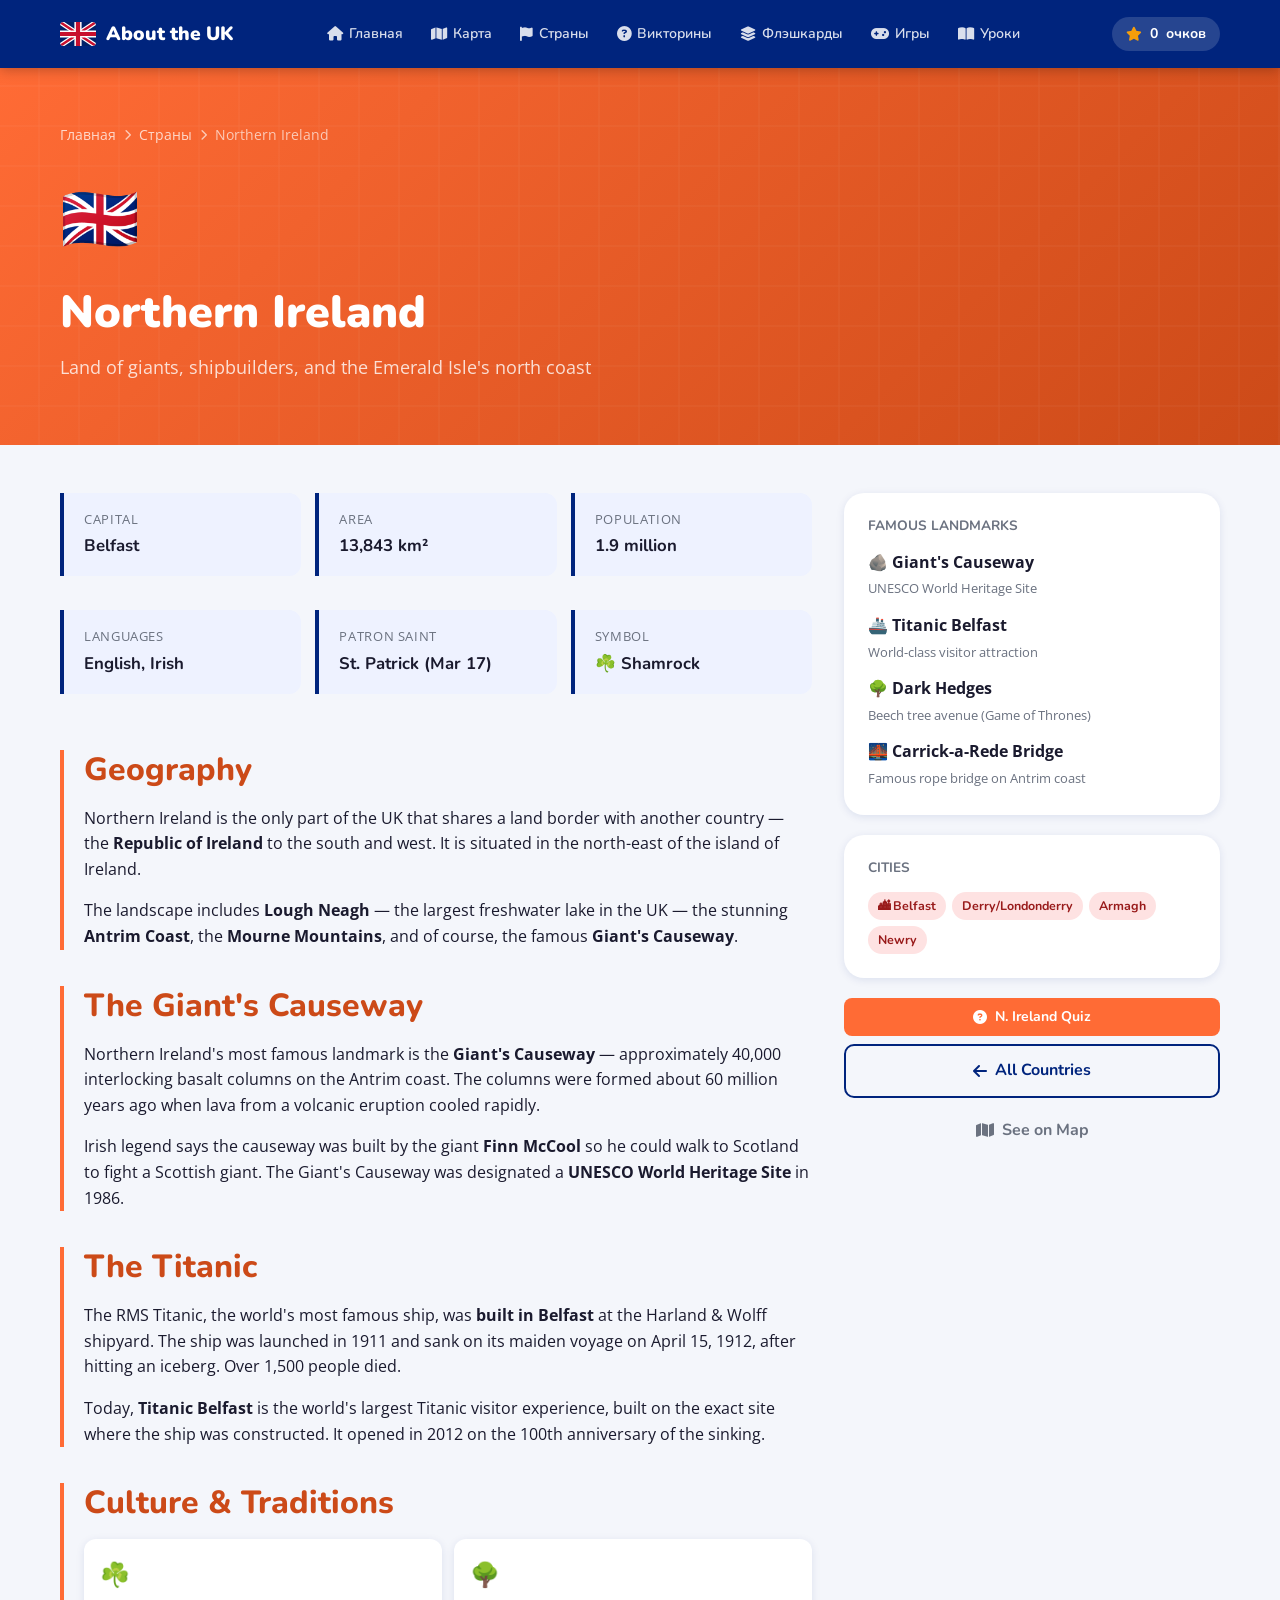
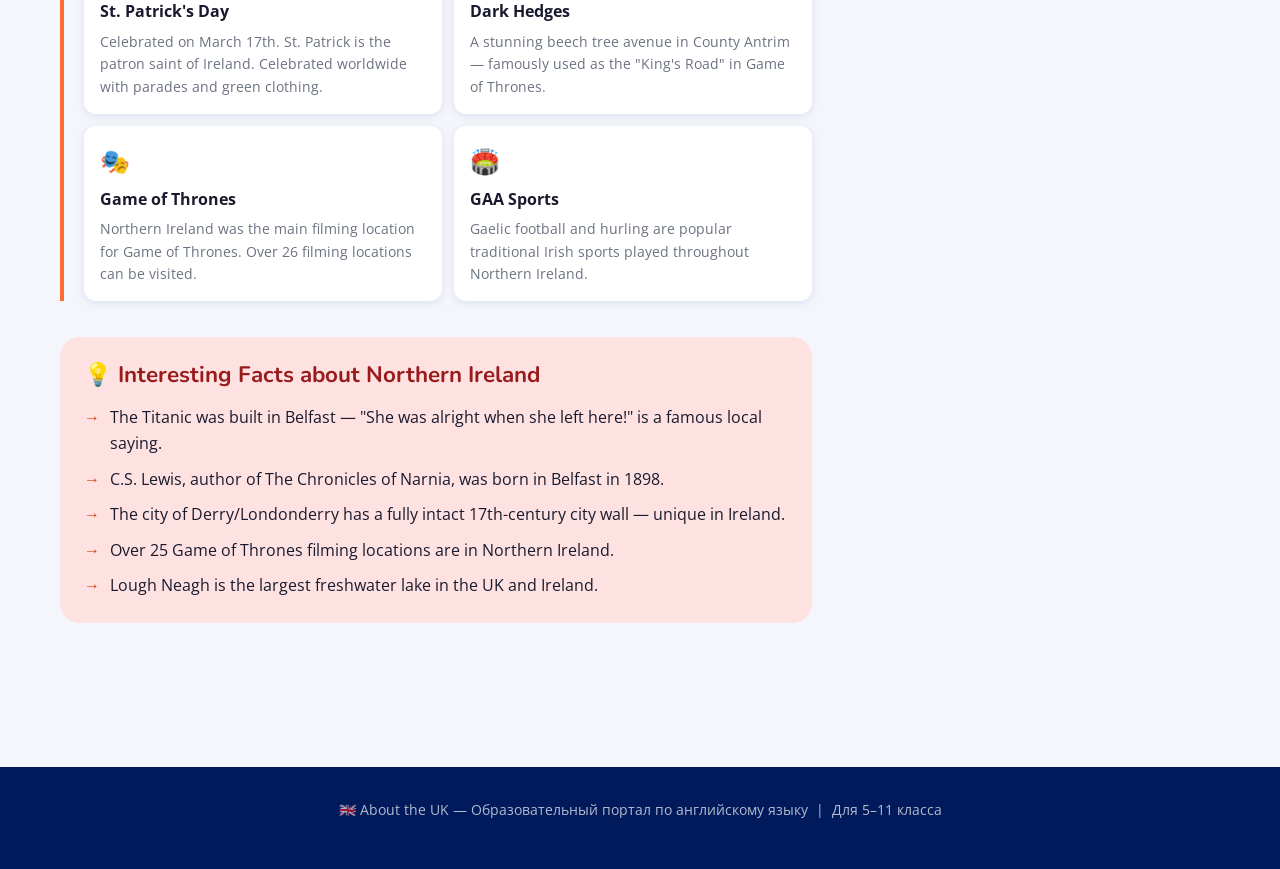
<file: pages/northern-ireland.html>
<!DOCTYPE html>
<html lang="en">
<head>
  <meta charset="UTF-8">
  <meta name="viewport" content="width=device-width, initial-scale=1.0">
  <title>Northern Ireland — About the UK</title>
  <link rel="stylesheet" href="../css/main.css">
  <link rel="stylesheet" href="https://cdnjs.cloudflare.com/ajax/libs/font-awesome/6.5.0/css/all.min.css">
  <style>
    .country-hero { background: linear-gradient(135deg, #FF6B35 0%, #cc4a18 100%); }
    .accent { color: #cc4a18; }
    .section-border { border-left: 4px solid #FF6B35; }
  </style>
</head>
<body>
  <nav class="nav">
    <div class="container">
      <a class="nav-logo" href="../index.html">
        <svg class="flag-icon" viewBox="0 0 60 40" xmlns="http://www.w3.org/2000/svg">
          <rect width="60" height="40" fill="#012169"/>
          <path d="M0,0 L60,40 M60,0 L0,40" stroke="#fff" stroke-width="8"/>
          <path d="M0,0 L60,40 M60,0 L0,40" stroke="#C8102E" stroke-width="4"/>
          <path d="M30,0 V40 M0,20 H60" stroke="#fff" stroke-width="12"/>
          <path d="M30,0 V40 M0,20 H60" stroke="#C8102E" stroke-width="7"/>
        </svg>
        <span>About the UK</span>
      </a>
      <ul class="nav-menu" id="navMenu">
        <li><a class="nav-link" href="../index.html"><i class="fa fa-home"></i> Главная</a></li>
        <li><a class="nav-link" href="map.html"><i class="fa fa-map"></i> Карта</a></li>
        <li><a class="nav-link active" href="countries.html"><i class="fa fa-flag"></i> Страны</a></li>
        <li><a class="nav-link" href="quiz.html"><i class="fa fa-question-circle"></i> Викторины</a></li>
        <li><a class="nav-link" href="flashcards.html"><i class="fa fa-layer-group"></i> Флэшкарды</a></li>
        <li><a class="nav-link" href="wordgames.html"><i class="fa fa-gamepad"></i> Игры</a></li>
        <li><a class="nav-link" href="lessons.html"><i class="fa fa-book-open"></i> Уроки</a></li>
      </ul>
      <div class="nav-points"><i class="fa fa-star"></i> <span class="nav-pts-value">0</span> очков</div>
      <button class="nav-burger" id="navBurger" aria-label="Menu" aria-expanded="false">
        <span></span><span></span><span></span>
      </button>
    </div>
  </nav>

  <div class="page-hero country-hero">
    <div class="container">
      <div class="breadcrumb">
        <a href="../index.html">Главная</a><i class="fa fa-chevron-right"></i>
        <a href="countries.html">Страны</a><i class="fa fa-chevron-right"></i>
        <span>Northern Ireland</span>
      </div>
      <div style="font-size:4rem;margin-bottom:16px">🇬🇧</div>
      <h1>Northern Ireland</h1>
      <p>Land of giants, shipbuilders, and the Emerald Isle's north coast</p>
    </div>
  </div>

  <div class="container">
    <div style="display:grid;grid-template-columns:2fr 1fr;gap:32px;padding:48px 0;align-items:start">
      <div>
        <div style="display:grid;grid-template-columns:repeat(3,1fr);gap:14px;margin-bottom:36px">
          <div class="fact-box"><div class="fact-label">Capital</div><div class="fact-value">Belfast</div></div>
          <div class="fact-box"><div class="fact-label">Area</div><div class="fact-value">13,843 km²</div></div>
          <div class="fact-box"><div class="fact-label">Population</div><div class="fact-value">1.9 million</div></div>
          <div class="fact-box"><div class="fact-label">Languages</div><div class="fact-value">English, Irish</div></div>
          <div class="fact-box"><div class="fact-label">Patron Saint</div><div class="fact-value">St. Patrick (Mar 17)</div></div>
          <div class="fact-box"><div class="fact-label">Symbol</div><div class="fact-value">☘️ Shamrock</div></div>
        </div>

        <div class="section-border" style="padding-left:20px;margin-bottom:36px">
          <h2 style="margin-bottom:16px"><span class="accent">Geography</span></h2>
          <p>Northern Ireland is the only part of the UK that shares a land border with another country — the <strong>Republic of Ireland</strong> to the south and west. It is situated in the north-east of the island of Ireland.</p>
          <p>The landscape includes <strong>Lough Neagh</strong> — the largest freshwater lake in the UK — the stunning <strong>Antrim Coast</strong>, the <strong>Mourne Mountains</strong>, and of course, the famous <strong>Giant's Causeway</strong>.</p>
        </div>

        <div class="section-border" style="padding-left:20px;margin-bottom:36px">
          <h2 style="margin-bottom:16px"><span class="accent">The Giant's Causeway</span></h2>
          <p>Northern Ireland's most famous landmark is the <strong>Giant's Causeway</strong> — approximately 40,000 interlocking basalt columns on the Antrim coast. The columns were formed about 60 million years ago when lava from a volcanic eruption cooled rapidly.</p>
          <p>Irish legend says the causeway was built by the giant <strong>Finn McCool</strong> so he could walk to Scotland to fight a Scottish giant. The Giant's Causeway was designated a <strong>UNESCO World Heritage Site</strong> in 1986.</p>
        </div>

        <div class="section-border" style="padding-left:20px;margin-bottom:36px">
          <h2 style="margin-bottom:16px"><span class="accent">The Titanic</span></h2>
          <p>The RMS Titanic, the world's most famous ship, was <strong>built in Belfast</strong> at the Harland &amp; Wolff shipyard. The ship was launched in 1911 and sank on its maiden voyage on April 15, 1912, after hitting an iceberg. Over 1,500 people died.</p>
          <p>Today, <strong>Titanic Belfast</strong> is the world's largest Titanic visitor experience, built on the exact site where the ship was constructed. It opened in 2012 on the 100th anniversary of the sinking.</p>
        </div>

        <div class="section-border" style="padding-left:20px;margin-bottom:36px">
          <h2 style="margin-bottom:16px"><span class="accent">Culture &amp; Traditions</span></h2>
          <div style="display:grid;grid-template-columns:1fr 1fr;gap:12px">
            <div style="background:var(--white);border-radius:var(--radius);padding:16px;box-shadow:var(--shadow)">
              <div style="font-size:1.5rem;margin-bottom:6px">☘️</div>
              <strong>St. Patrick's Day</strong>
              <p style="font-size:0.875rem;color:var(--text-muted);margin:6px 0 0">Celebrated on March 17th. St. Patrick is the patron saint of Ireland. Celebrated worldwide with parades and green clothing.</p>
            </div>
            <div style="background:var(--white);border-radius:var(--radius);padding:16px;box-shadow:var(--shadow)">
              <div style="font-size:1.5rem;margin-bottom:6px">🌳</div>
              <strong>Dark Hedges</strong>
              <p style="font-size:0.875rem;color:var(--text-muted);margin:6px 0 0">A stunning beech tree avenue in County Antrim — famously used as the "King's Road" in Game of Thrones.</p>
            </div>
            <div style="background:var(--white);border-radius:var(--radius);padding:16px;box-shadow:var(--shadow)">
              <div style="font-size:1.5rem;margin-bottom:6px">🎭</div>
              <strong>Game of Thrones</strong>
              <p style="font-size:0.875rem;color:var(--text-muted);margin:6px 0 0">Northern Ireland was the main filming location for Game of Thrones. Over 26 filming locations can be visited.</p>
            </div>
            <div style="background:var(--white);border-radius:var(--radius);padding:16px;box-shadow:var(--shadow)">
              <div style="font-size:1.5rem;margin-bottom:6px">🏟️</div>
              <strong>GAA Sports</strong>
              <p style="font-size:0.875rem;color:var(--text-muted);margin:6px 0 0">Gaelic football and hurling are popular traditional Irish sports played throughout Northern Ireland.</p>
            </div>
          </div>
        </div>

        <div style="background:#FEE2E2;border-radius:var(--radius-lg);padding:24px;margin-bottom:36px">
          <h3 style="margin-bottom:16px;color:#991B1B">💡 Interesting Facts about Northern Ireland</h3>
          <ul style="list-style:none;display:grid;gap:10px">
            <li style="display:flex;gap:10px"><span style="color:#cc4a18;font-weight:700">→</span> The Titanic was built in Belfast — "She was alright when she left here!" is a famous local saying.</li>
            <li style="display:flex;gap:10px"><span style="color:#cc4a18;font-weight:700">→</span> C.S. Lewis, author of The Chronicles of Narnia, was born in Belfast in 1898.</li>
            <li style="display:flex;gap:10px"><span style="color:#cc4a18;font-weight:700">→</span> The city of Derry/Londonderry has a fully intact 17th-century city wall — unique in Ireland.</li>
            <li style="display:flex;gap:10px"><span style="color:#cc4a18;font-weight:700">→</span> Over 25 Game of Thrones filming locations are in Northern Ireland.</li>
            <li style="display:flex;gap:10px"><span style="color:#cc4a18;font-weight:700">→</span> Lough Neagh is the largest freshwater lake in the UK and Ireland.</li>
          </ul>
        </div>
      </div>

      <div style="position:sticky;top:calc(var(--nav-h)+20px)">
        <div style="background:var(--white);border-radius:var(--radius-lg);padding:24px;box-shadow:var(--shadow);margin-bottom:20px">
          <h4 style="margin-bottom:16px;color:var(--text-muted);font-size:0.85rem;text-transform:uppercase">Famous Landmarks</h4>
          <div style="display:grid;gap:12px">
            <div>🪨 <strong>Giant's Causeway</strong><br><span style="font-size:0.8rem;color:var(--text-muted)">UNESCO World Heritage Site</span></div>
            <div>🚢 <strong>Titanic Belfast</strong><br><span style="font-size:0.8rem;color:var(--text-muted)">World-class visitor attraction</span></div>
            <div>🌳 <strong>Dark Hedges</strong><br><span style="font-size:0.8rem;color:var(--text-muted)">Beech tree avenue (Game of Thrones)</span></div>
            <div>🌉 <strong>Carrick-a-Rede Bridge</strong><br><span style="font-size:0.8rem;color:var(--text-muted)">Famous rope bridge on Antrim coast</span></div>
          </div>
        </div>
        <div style="background:var(--white);border-radius:var(--radius-lg);padding:24px;box-shadow:var(--shadow);margin-bottom:20px">
          <h4 style="margin-bottom:16px;color:var(--text-muted);font-size:0.85rem;text-transform:uppercase">Cities</h4>
          <div style="display:flex;flex-wrap:wrap;gap:6px">
            <span class="badge" style="background:#FEE2E2;color:#991B1B">🏙 Belfast</span>
            <span class="badge" style="background:#FEE2E2;color:#991B1B">Derry/Londonderry</span>
            <span class="badge" style="background:#FEE2E2;color:#991B1B">Armagh</span>
            <span class="badge" style="background:#FEE2E2;color:#991B1B">Newry</span>
          </div>
        </div>
        <div style="display:flex;flex-direction:column;gap:8px">
          <a href="quiz.html" class="btn btn-sm" style="background:#FF6B35;color:#fff"><i class="fa fa-question-circle"></i> N. Ireland Quiz</a>
          <a href="countries.html" class="btn btn-outline"><i class="fa fa-arrow-left"></i> All Countries</a>
          <a href="map.html" class="btn btn-ghost"><i class="fa fa-map"></i> See on Map</a>
        </div>
      </div>
    </div>
  </div>

  <footer class="footer">
    <div class="container">
      <p>🇬🇧 About the UK — Образовательный портал по английскому языку &nbsp;|&nbsp; Для 5–11 класса</p>
    </div>
  </footer>
  <script src="../js/progress.js"></script>
  <script src="../js/main.js"></script>
</body>
</html>
</file>
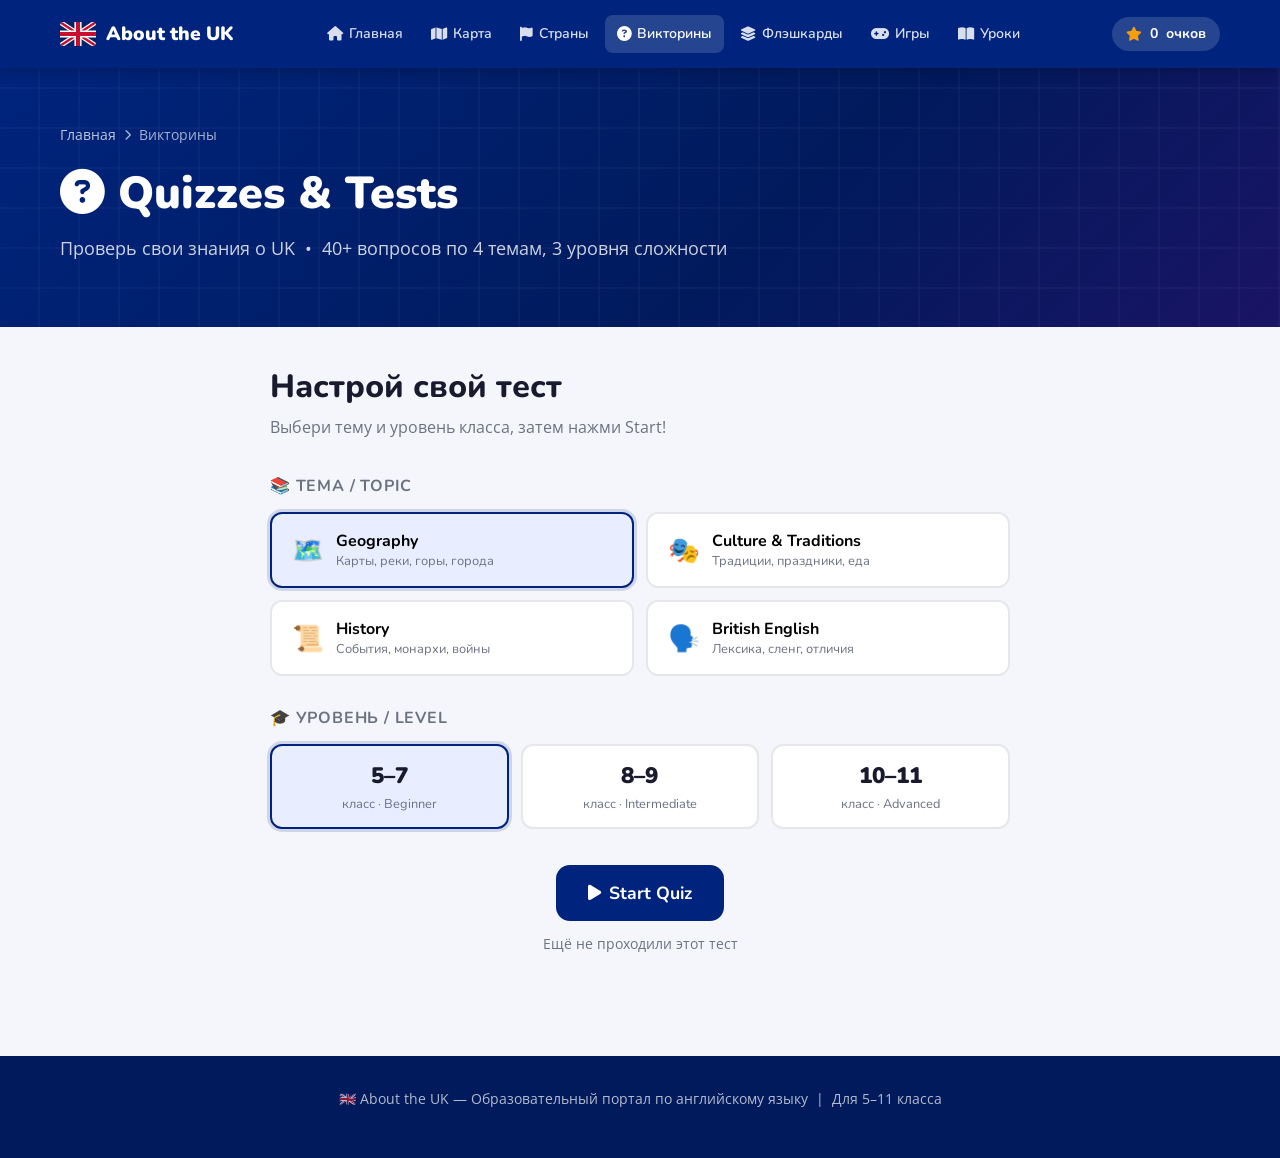
<file: pages/quiz.html>
<!DOCTYPE html>
<html lang="en">
<head>
  <meta charset="UTF-8">
  <meta name="viewport" content="width=device-width, initial-scale=1.0">
  <title>Викторины — About the UK</title>
  <link rel="stylesheet" href="../css/main.css">
  <link rel="stylesheet" href="../css/quiz.css">
  <link rel="stylesheet" href="https://cdnjs.cloudflare.com/ajax/libs/font-awesome/6.5.0/css/all.min.css">
</head>
<body>
  <nav class="nav">
    <div class="container">
      <a class="nav-logo" href="../index.html">
        <svg class="flag-icon" viewBox="0 0 60 40" xmlns="http://www.w3.org/2000/svg">
          <rect width="60" height="40" fill="#012169"/>
          <path d="M0,0 L60,40 M60,0 L0,40" stroke="#fff" stroke-width="8"/>
          <path d="M0,0 L60,40 M60,0 L0,40" stroke="#C8102E" stroke-width="4"/>
          <path d="M30,0 V40 M0,20 H60" stroke="#fff" stroke-width="12"/>
          <path d="M30,0 V40 M0,20 H60" stroke="#C8102E" stroke-width="7"/>
        </svg>
        <span>About the UK</span>
      </a>
      <ul class="nav-menu" id="navMenu">
        <li><a class="nav-link" href="../index.html"><i class="fa fa-home"></i> Главная</a></li>
        <li><a class="nav-link" href="map.html"><i class="fa fa-map"></i> Карта</a></li>
        <li><a class="nav-link" href="countries.html"><i class="fa fa-flag"></i> Страны</a></li>
        <li><a class="nav-link active" href="quiz.html"><i class="fa fa-question-circle"></i> Викторины</a></li>
        <li><a class="nav-link" href="flashcards.html"><i class="fa fa-layer-group"></i> Флэшкарды</a></li>
        <li><a class="nav-link" href="wordgames.html"><i class="fa fa-gamepad"></i> Игры</a></li>
        <li><a class="nav-link" href="lessons.html"><i class="fa fa-book-open"></i> Уроки</a></li>
      </ul>
      <div class="nav-points"><i class="fa fa-star"></i> <span class="nav-pts-value">0</span> очков</div>
      <button class="nav-burger" id="navBurger" aria-label="Menu" aria-expanded="false">
        <span></span><span></span><span></span>
      </button>
    </div>
  </nav>

  <div class="page-hero">
    <div class="container">
      <div class="breadcrumb">
        <a href="../index.html">Главная</a>
        <i class="fa fa-chevron-right"></i>
        <span>Викторины</span>
      </div>
      <h1><i class="fa fa-question-circle"></i> Quizzes &amp; Tests</h1>
      <p>Проверь свои знания о UK &nbsp;•&nbsp; 40+ вопросов по 4 темам, 3 уровня сложности</p>
    </div>
  </div>

  <div class="container">

    <!-- ── SETUP SCREEN ── -->
    <div class="quiz-setup" id="quizSetup">
      <h2>Настрой свой тест</h2>
      <p class="subtitle">Выбери тему и уровень класса, затем нажми Start!</p>

      <div class="setup-section">
        <h3>📚 Тема / Topic</h3>
        <div class="topic-grid">
          <button class="topic-btn" data-topic="geography" onclick="Quiz.selectTopic('geography')">
            <span class="t-icon">🗺️</span>
            <span>
              <span class="t-name">Geography</span>
              <span class="t-count">Карты, реки, горы, города</span>
            </span>
          </button>
          <button class="topic-btn" data-topic="culture" onclick="Quiz.selectTopic('culture')">
            <span class="t-icon">🎭</span>
            <span>
              <span class="t-name">Culture &amp; Traditions</span>
              <span class="t-count">Традиции, праздники, еда</span>
            </span>
          </button>
          <button class="topic-btn" data-topic="history" onclick="Quiz.selectTopic('history')">
            <span class="t-icon">📜</span>
            <span>
              <span class="t-name">History</span>
              <span class="t-count">События, монархи, войны</span>
            </span>
          </button>
          <button class="topic-btn" data-topic="language" onclick="Quiz.selectTopic('language')">
            <span class="t-icon">🗣️</span>
            <span>
              <span class="t-name">British English</span>
              <span class="t-count">Лексика, сленг, отличия</span>
            </span>
          </button>
        </div>
      </div>

      <div class="setup-section">
        <h3>🎓 Уровень / Level</h3>
        <div class="level-grid">
          <button class="level-btn" data-level="5-7" onclick="Quiz.selectLevel('5-7')">
            <div class="l-grade">5–7</div>
            <div class="l-label">класс · Beginner</div>
          </button>
          <button class="level-btn" data-level="8-9" onclick="Quiz.selectLevel('8-9')">
            <div class="l-grade">8–9</div>
            <div class="l-label">класс · Intermediate</div>
          </button>
          <button class="level-btn" data-level="10-11" onclick="Quiz.selectLevel('10-11')">
            <div class="l-grade">10–11</div>
            <div class="l-label">класс · Advanced</div>
          </button>
        </div>
      </div>

      <div class="start-row">
        <button class="btn btn-primary btn-lg" onclick="Quiz.startQuiz()">
          <i class="fa fa-play"></i> Start Quiz
        </button>
        <div class="best-score" id="bestScoreInfo">Выбери тему и уровень</div>
      </div>
    </div>

    <!-- ── ACTIVE QUIZ ── -->
    <div class="quiz-active" id="quizActive">
      <div class="quiz-header">
        <div class="quiz-progress-text" id="qProgressText">Вопрос 1 из 10</div>
        <div class="game-stat quiz-timer" id="qTimerWrap">
          <i class="fa fa-clock"></i> <span id="qTimer">30s</span>
        </div>
        <div class="quiz-score-badge">
          <i class="fa fa-star"></i> Score: <span id="qScoreVal">0</span>
        </div>
      </div>

      <div class="quiz-progress-bar progress-bar-wrap">
        <div class="progress-bar-fill" id="qProgressBar" style="width:0%"></div>
      </div>

      <div class="question-card">
        <div class="question-num" id="questionNum">Question 1</div>
        <div class="question-text" id="questionText"></div>
      </div>

      <div class="options-grid" id="optionsGrid"></div>

      <div class="feedback-box" id="feedbackBox"></div>

      <div class="next-btn-row" id="nextBtnRow">
        <button class="btn btn-primary next-btn" onclick="Quiz.nextQuestion()">
          Next Question →
        </button>
      </div>
    </div>

    <!-- ── RESULTS ── -->
    <div class="quiz-results" id="quizResults">
      <div class="result-score-circle">
        <div class="big-score" id="rScore">0</div>
        <div class="total-score" id="rTotal">/10</div>
      </div>

      <div style="font-size:2.5rem;margin-bottom:8px" id="resultEmoji">🎉</div>
      <h2 class="result-title" id="resultMsg">Great work!</h2>
      <p class="result-subtitle">
        You earned <strong id="pointsEarned">0</strong> points!
      </p>

      <div class="result-stats">
        <div class="result-stat">
          <div class="rs-value" id="rCorrect">0</div>
          <div class="rs-label">✅ Правильных</div>
        </div>
        <div class="result-stat">
          <div class="rs-value" id="rWrong">0</div>
          <div class="rs-label">❌ Неправильных</div>
        </div>
        <div class="result-stat">
          <div class="rs-value" id="rPercent">0%</div>
          <div class="rs-label">📊 Результат</div>
        </div>
      </div>

      <div class="result-review">
        <h3>📖 Review Your Mistakes</h3>
        <div id="reviewList"></div>
      </div>

      <div class="result-actions">
        <button class="btn btn-primary" onclick="Quiz.startQuiz()">
          <i class="fa fa-rotate-right"></i> Try Again
        </button>
        <button class="btn btn-outline" onclick="Quiz.restart()">
          <i class="fa fa-list"></i> Change Topic
        </button>
        <a href="../index.html" class="btn btn-ghost">
          <i class="fa fa-home"></i> Главная
        </a>
      </div>
    </div>

  </div>

  <footer class="footer">
    <div class="container">
      <p>🇬🇧 About the UK — Образовательный портал по английскому языку &nbsp;|&nbsp; Для 5–11 класса</p>
    </div>
  </footer>

  <script src="../js/progress.js"></script>
  <script src="../js/main.js"></script>
  <script src="../js/quiz.js"></script>
</body>
</html>
</file>
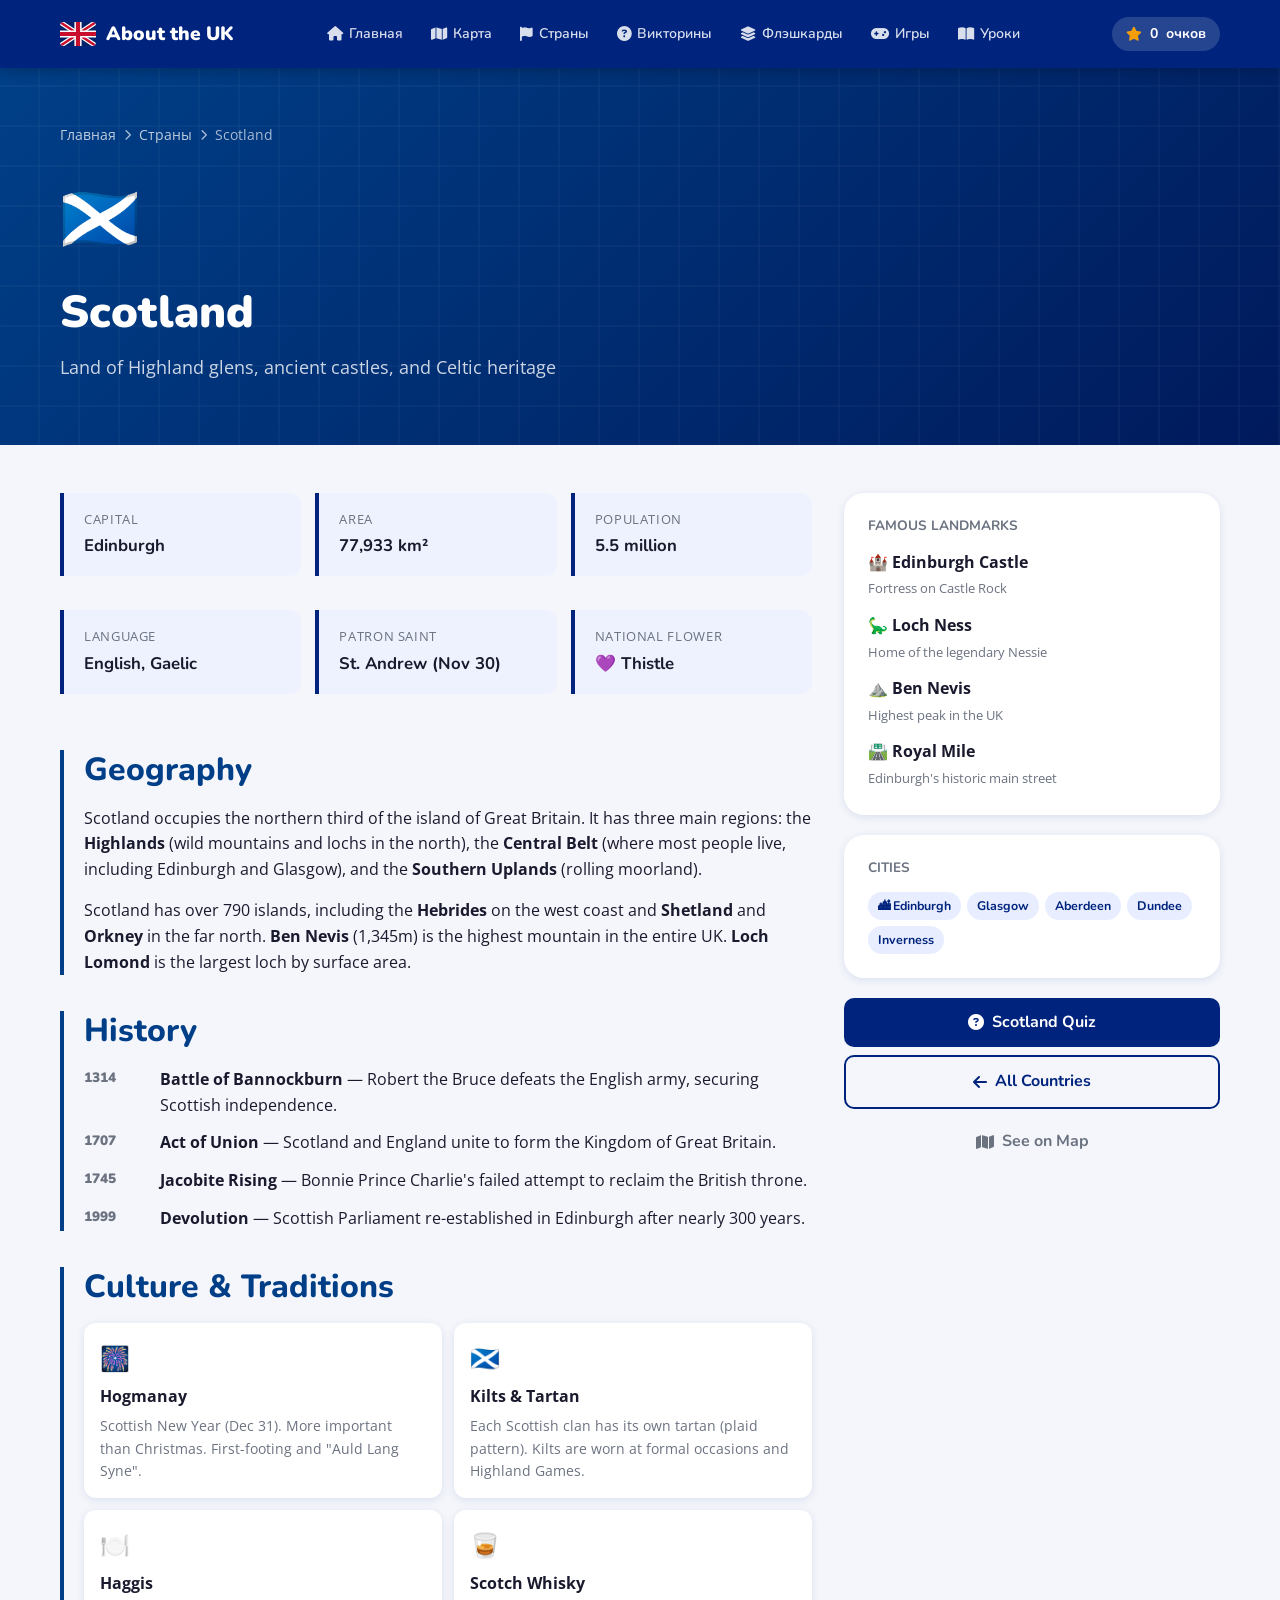
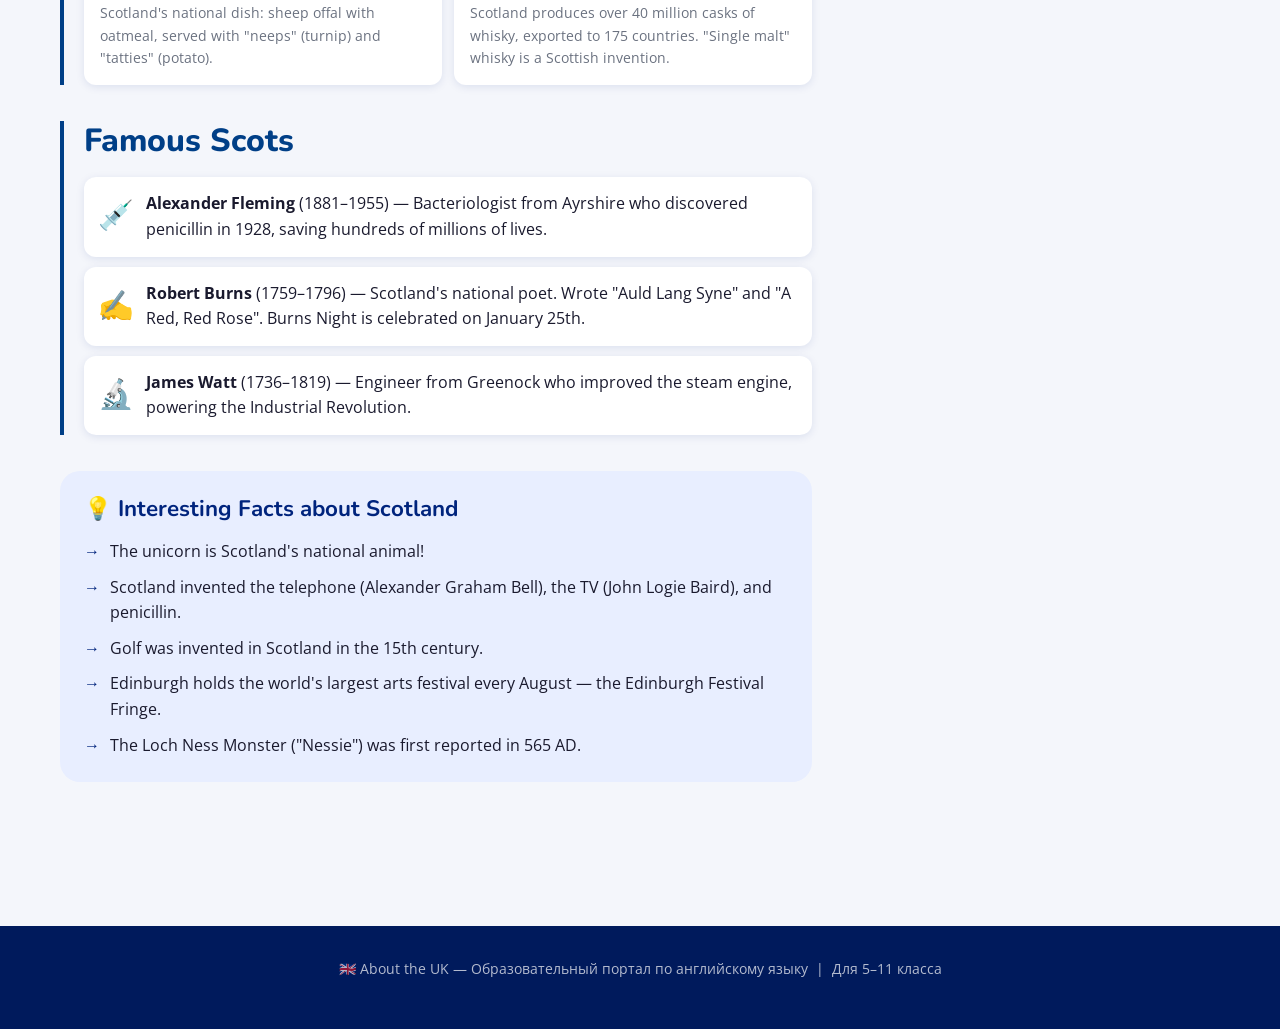
<file: pages/scotland.html>
<!DOCTYPE html>
<html lang="en">
<head>
  <meta charset="UTF-8">
  <meta name="viewport" content="width=device-width, initial-scale=1.0">
  <title>Scotland — About the UK</title>
  <link rel="stylesheet" href="../css/main.css">
  <link rel="stylesheet" href="https://cdnjs.cloudflare.com/ajax/libs/font-awesome/6.5.0/css/all.min.css">
  <style>
    .country-hero { background: linear-gradient(135deg, #003F87 0%, #001A5C 100%); }
    .accent { color: #003F87; }
    .section-border { border-left: 4px solid #003F87; }
  </style>
</head>
<body>
  <nav class="nav">
    <div class="container">
      <a class="nav-logo" href="../index.html">
        <svg class="flag-icon" viewBox="0 0 60 40" xmlns="http://www.w3.org/2000/svg">
          <rect width="60" height="40" fill="#012169"/>
          <path d="M0,0 L60,40 M60,0 L0,40" stroke="#fff" stroke-width="8"/>
          <path d="M0,0 L60,40 M60,0 L0,40" stroke="#C8102E" stroke-width="4"/>
          <path d="M30,0 V40 M0,20 H60" stroke="#fff" stroke-width="12"/>
          <path d="M30,0 V40 M0,20 H60" stroke="#C8102E" stroke-width="7"/>
        </svg>
        <span>About the UK</span>
      </a>
      <ul class="nav-menu" id="navMenu">
        <li><a class="nav-link" href="../index.html"><i class="fa fa-home"></i> Главная</a></li>
        <li><a class="nav-link" href="map.html"><i class="fa fa-map"></i> Карта</a></li>
        <li><a class="nav-link active" href="countries.html"><i class="fa fa-flag"></i> Страны</a></li>
        <li><a class="nav-link" href="quiz.html"><i class="fa fa-question-circle"></i> Викторины</a></li>
        <li><a class="nav-link" href="flashcards.html"><i class="fa fa-layer-group"></i> Флэшкарды</a></li>
        <li><a class="nav-link" href="wordgames.html"><i class="fa fa-gamepad"></i> Игры</a></li>
        <li><a class="nav-link" href="lessons.html"><i class="fa fa-book-open"></i> Уроки</a></li>
      </ul>
      <div class="nav-points"><i class="fa fa-star"></i> <span class="nav-pts-value">0</span> очков</div>
      <button class="nav-burger" id="navBurger" aria-label="Menu" aria-expanded="false">
        <span></span><span></span><span></span>
      </button>
    </div>
  </nav>

  <div class="page-hero country-hero">
    <div class="container">
      <div class="breadcrumb">
        <a href="../index.html">Главная</a><i class="fa fa-chevron-right"></i>
        <a href="countries.html">Страны</a><i class="fa fa-chevron-right"></i>
        <span>Scotland</span>
      </div>
      <div style="font-size:4rem;margin-bottom:16px">🏴󠁧󠁢󠁳󠁣󠁴󠁿</div>
      <h1>Scotland</h1>
      <p>Land of Highland glens, ancient castles, and Celtic heritage</p>
    </div>
  </div>

  <div class="container">
    <div style="display:grid;grid-template-columns:2fr 1fr;gap:32px;padding:48px 0;align-items:start">
      <div>
        <div style="display:grid;grid-template-columns:repeat(3,1fr);gap:14px;margin-bottom:36px">
          <div class="fact-box"><div class="fact-label">Capital</div><div class="fact-value">Edinburgh</div></div>
          <div class="fact-box"><div class="fact-label">Area</div><div class="fact-value">77,933 km²</div></div>
          <div class="fact-box"><div class="fact-label">Population</div><div class="fact-value">5.5 million</div></div>
          <div class="fact-box"><div class="fact-label">Language</div><div class="fact-value">English, Gaelic</div></div>
          <div class="fact-box"><div class="fact-label">Patron Saint</div><div class="fact-value">St. Andrew (Nov 30)</div></div>
          <div class="fact-box"><div class="fact-label">National Flower</div><div class="fact-value">💜 Thistle</div></div>
        </div>

        <div class="section-border" style="padding-left:20px;margin-bottom:36px">
          <h2 style="margin-bottom:16px"><span class="accent">Geography</span></h2>
          <p>Scotland occupies the northern third of the island of Great Britain. It has three main regions: the <strong>Highlands</strong> (wild mountains and lochs in the north), the <strong>Central Belt</strong> (where most people live, including Edinburgh and Glasgow), and the <strong>Southern Uplands</strong> (rolling moorland).</p>
          <p>Scotland has over 790 islands, including the <strong>Hebrides</strong> on the west coast and <strong>Shetland</strong> and <strong>Orkney</strong> in the far north. <strong>Ben Nevis</strong> (1,345m) is the highest mountain in the entire UK. <strong>Loch Lomond</strong> is the largest loch by surface area.</p>
        </div>

        <div class="section-border" style="padding-left:20px;margin-bottom:36px">
          <h2 style="margin-bottom:16px"><span class="accent">History</span></h2>
          <div style="display:grid;gap:12px">
            <div style="display:flex;gap:16px"><div style="min-width:60px;font-family:var(--font-h);font-weight:900;color:var(--text-muted);font-size:0.85rem">1314</div><div><strong>Battle of Bannockburn</strong> — Robert the Bruce defeats the English army, securing Scottish independence.</div></div>
            <div style="display:flex;gap:16px"><div style="min-width:60px;font-family:var(--font-h);font-weight:900;color:var(--text-muted);font-size:0.85rem">1707</div><div><strong>Act of Union</strong> — Scotland and England unite to form the Kingdom of Great Britain.</div></div>
            <div style="display:flex;gap:16px"><div style="min-width:60px;font-family:var(--font-h);font-weight:900;color:var(--text-muted);font-size:0.85rem">1745</div><div><strong>Jacobite Rising</strong> — Bonnie Prince Charlie's failed attempt to reclaim the British throne.</div></div>
            <div style="display:flex;gap:16px"><div style="min-width:60px;font-family:var(--font-h);font-weight:900;color:var(--text-muted);font-size:0.85rem">1999</div><div><strong>Devolution</strong> — Scottish Parliament re-established in Edinburgh after nearly 300 years.</div></div>
          </div>
        </div>

        <div class="section-border" style="padding-left:20px;margin-bottom:36px">
          <h2 style="margin-bottom:16px"><span class="accent">Culture &amp; Traditions</span></h2>
          <div style="display:grid;grid-template-columns:1fr 1fr;gap:12px">
            <div style="background:var(--white);border-radius:var(--radius);padding:16px;box-shadow:var(--shadow)">
              <div style="font-size:1.5rem;margin-bottom:6px">🎆</div>
              <strong>Hogmanay</strong>
              <p style="font-size:0.875rem;color:var(--text-muted);margin:6px 0 0">Scottish New Year (Dec 31). More important than Christmas. First-footing and "Auld Lang Syne".</p>
            </div>
            <div style="background:var(--white);border-radius:var(--radius);padding:16px;box-shadow:var(--shadow)">
              <div style="font-size:1.5rem;margin-bottom:6px">🏴󠁧󠁢󠁳󠁣󠁴󠁿</div>
              <strong>Kilts &amp; Tartan</strong>
              <p style="font-size:0.875rem;color:var(--text-muted);margin:6px 0 0">Each Scottish clan has its own tartan (plaid pattern). Kilts are worn at formal occasions and Highland Games.</p>
            </div>
            <div style="background:var(--white);border-radius:var(--radius);padding:16px;box-shadow:var(--shadow)">
              <div style="font-size:1.5rem;margin-bottom:6px">🍽️</div>
              <strong>Haggis</strong>
              <p style="font-size:0.875rem;color:var(--text-muted);margin:6px 0 0">Scotland's national dish: sheep offal with oatmeal, served with "neeps" (turnip) and "tatties" (potato).</p>
            </div>
            <div style="background:var(--white);border-radius:var(--radius);padding:16px;box-shadow:var(--shadow)">
              <div style="font-size:1.5rem;margin-bottom:6px">🥃</div>
              <strong>Scotch Whisky</strong>
              <p style="font-size:0.875rem;color:var(--text-muted);margin:6px 0 0">Scotland produces over 40 million casks of whisky, exported to 175 countries. "Single malt" whisky is a Scottish invention.</p>
            </div>
          </div>
        </div>

        <div class="section-border" style="padding-left:20px;margin-bottom:36px">
          <h2 style="margin-bottom:16px"><span class="accent">Famous Scots</span></h2>
          <div style="display:grid;gap:10px">
            <div style="display:flex;gap:12px;align-items:flex-start;background:var(--white);padding:14px;border-radius:var(--radius);box-shadow:var(--shadow)">
              <div style="font-size:1.8rem">💉</div><div><strong>Alexander Fleming</strong> (1881–1955) — Bacteriologist from Ayrshire who discovered penicillin in 1928, saving hundreds of millions of lives.</div>
            </div>
            <div style="display:flex;gap:12px;align-items:flex-start;background:var(--white);padding:14px;border-radius:var(--radius);box-shadow:var(--shadow)">
              <div style="font-size:1.8rem">✍️</div><div><strong>Robert Burns</strong> (1759–1796) — Scotland's national poet. Wrote "Auld Lang Syne" and "A Red, Red Rose". Burns Night is celebrated on January 25th.</div>
            </div>
            <div style="display:flex;gap:12px;align-items:flex-start;background:var(--white);padding:14px;border-radius:var(--radius);box-shadow:var(--shadow)">
              <div style="font-size:1.8rem">🔬</div><div><strong>James Watt</strong> (1736–1819) — Engineer from Greenock who improved the steam engine, powering the Industrial Revolution.</div>
            </div>
          </div>
        </div>

        <div style="background:#E8EEFF;border-radius:var(--radius-lg);padding:24px;margin-bottom:36px">
          <h3 style="margin-bottom:16px;color:var(--blue)">💡 Interesting Facts about Scotland</h3>
          <ul style="list-style:none;display:grid;gap:10px">
            <li style="display:flex;gap:10px"><span style="color:var(--blue);font-weight:700">→</span> The unicorn is Scotland's national animal!</li>
            <li style="display:flex;gap:10px"><span style="color:var(--blue);font-weight:700">→</span> Scotland invented the telephone (Alexander Graham Bell), the TV (John Logie Baird), and penicillin.</li>
            <li style="display:flex;gap:10px"><span style="color:var(--blue);font-weight:700">→</span> Golf was invented in Scotland in the 15th century.</li>
            <li style="display:flex;gap:10px"><span style="color:var(--blue);font-weight:700">→</span> Edinburgh holds the world's largest arts festival every August — the Edinburgh Festival Fringe.</li>
            <li style="display:flex;gap:10px"><span style="color:var(--blue);font-weight:700">→</span> The Loch Ness Monster ("Nessie") was first reported in 565 AD.</li>
          </ul>
        </div>
      </div>

      <!-- Sidebar -->
      <div style="position:sticky;top:calc(var(--nav-h)+20px)">
        <div style="background:var(--white);border-radius:var(--radius-lg);padding:24px;box-shadow:var(--shadow);margin-bottom:20px">
          <h4 style="margin-bottom:16px;color:var(--text-muted);font-size:0.85rem;text-transform:uppercase">Famous Landmarks</h4>
          <div style="display:grid;gap:12px">
            <div>🏰 <strong>Edinburgh Castle</strong><br><span style="font-size:0.8rem;color:var(--text-muted)">Fortress on Castle Rock</span></div>
            <div>🦕 <strong>Loch Ness</strong><br><span style="font-size:0.8rem;color:var(--text-muted)">Home of the legendary Nessie</span></div>
            <div>⛰️ <strong>Ben Nevis</strong><br><span style="font-size:0.8rem;color:var(--text-muted)">Highest peak in the UK</span></div>
            <div>🛣️ <strong>Royal Mile</strong><br><span style="font-size:0.8rem;color:var(--text-muted)">Edinburgh's historic main street</span></div>
          </div>
        </div>
        <div style="background:var(--white);border-radius:var(--radius-lg);padding:24px;box-shadow:var(--shadow);margin-bottom:20px">
          <h4 style="margin-bottom:16px;color:var(--text-muted);font-size:0.85rem;text-transform:uppercase">Cities</h4>
          <div style="display:flex;flex-wrap:wrap;gap:6px">
            <span class="badge badge-blue">🏙 Edinburgh</span><span class="badge badge-blue">Glasgow</span>
            <span class="badge badge-blue">Aberdeen</span><span class="badge badge-blue">Dundee</span>
            <span class="badge badge-blue">Inverness</span>
          </div>
        </div>
        <div style="display:flex;flex-direction:column;gap:8px">
          <a href="quiz.html" class="btn btn-primary"><i class="fa fa-question-circle"></i> Scotland Quiz</a>
          <a href="countries.html" class="btn btn-outline"><i class="fa fa-arrow-left"></i> All Countries</a>
          <a href="map.html" class="btn btn-ghost"><i class="fa fa-map"></i> See on Map</a>
        </div>
      </div>
    </div>
  </div>

  <footer class="footer">
    <div class="container">
      <p>🇬🇧 About the UK — Образовательный портал по английскому языку &nbsp;|&nbsp; Для 5–11 класса</p>
    </div>
  </footer>
  <script src="../js/progress.js"></script>
  <script src="../js/main.js"></script>
</body>
</html>
</file>
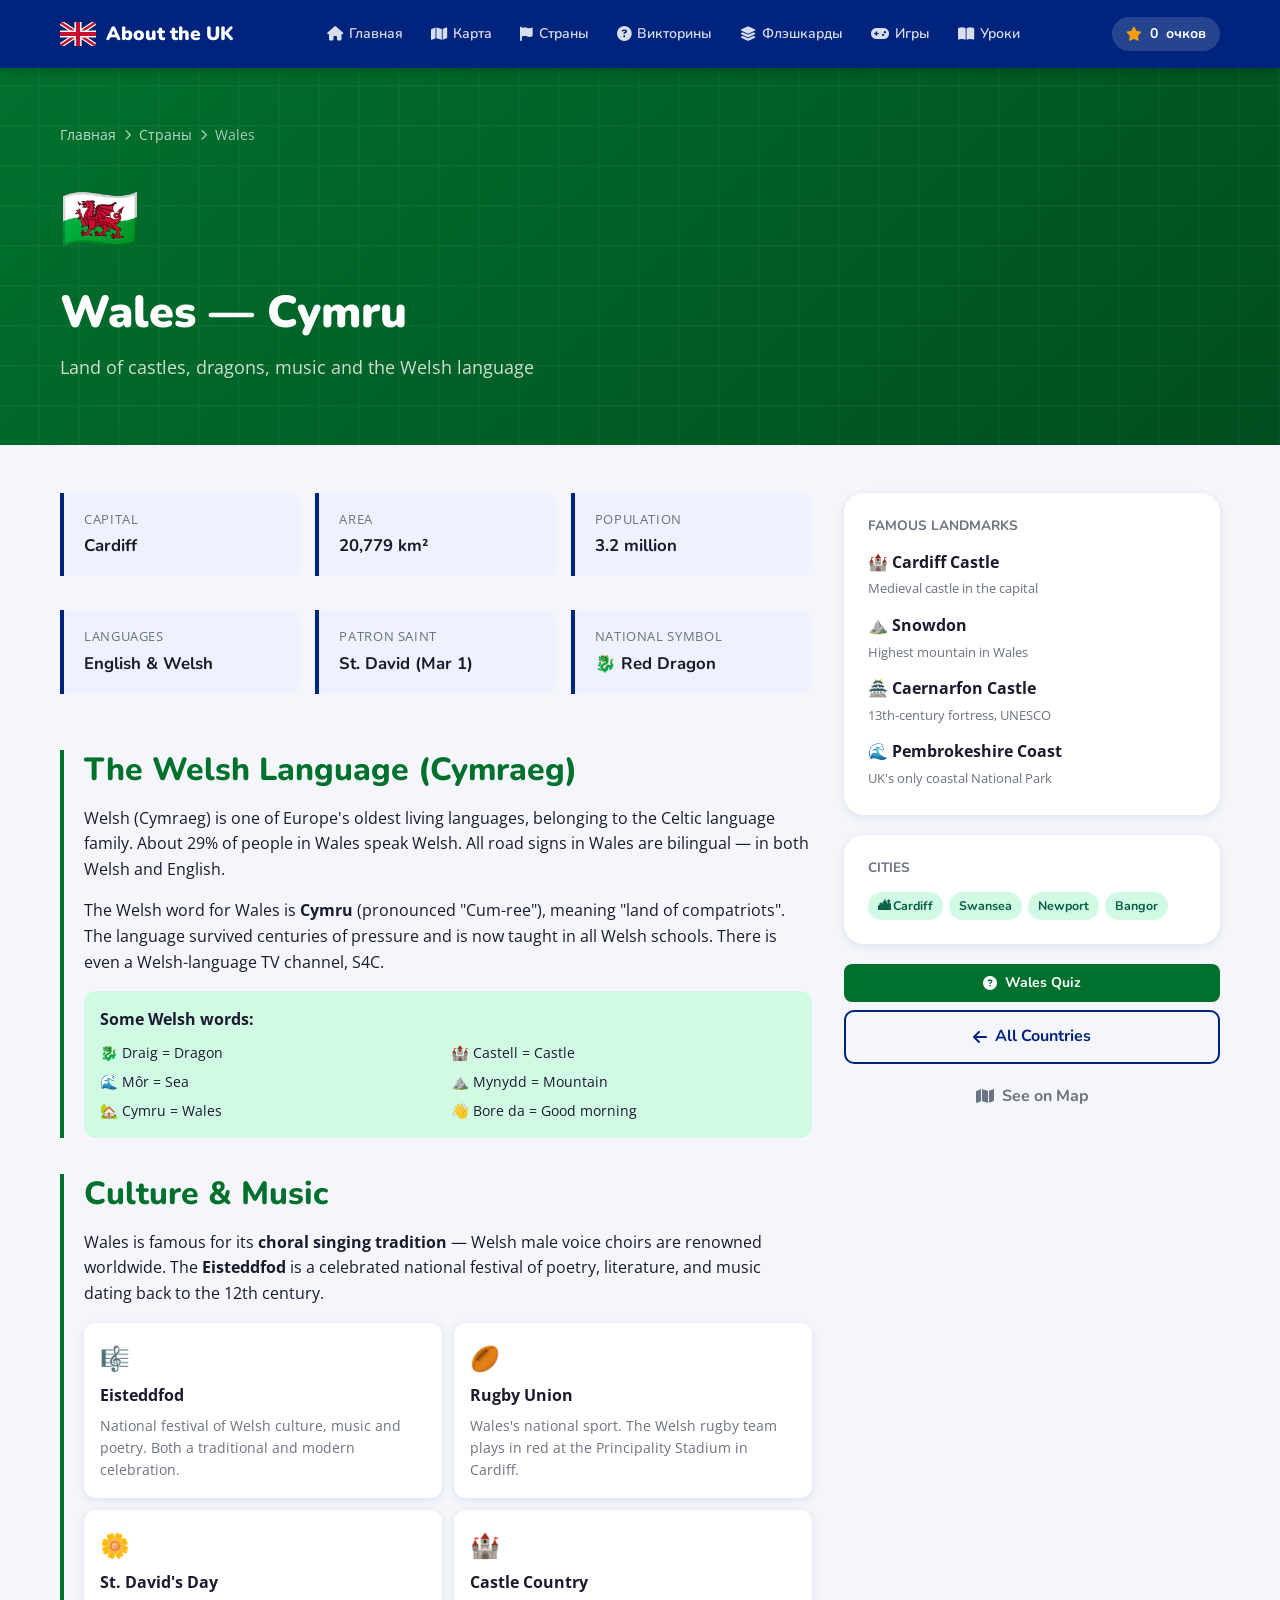
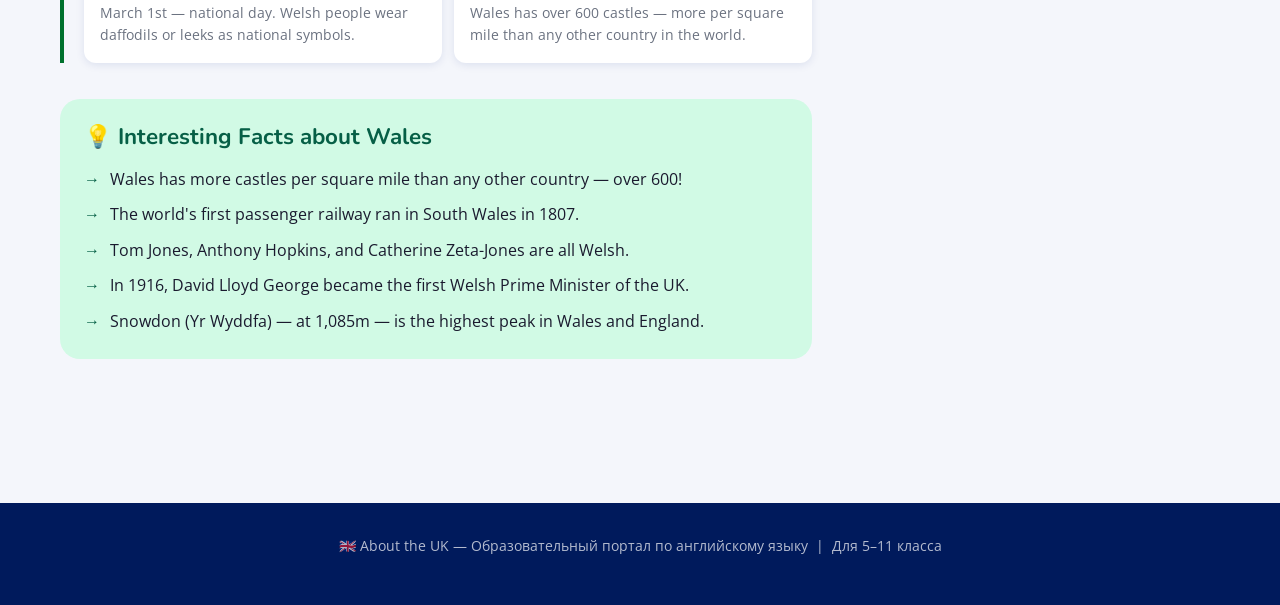
<file: pages/wales.html>
<!DOCTYPE html>
<html lang="en">
<head>
  <meta charset="UTF-8">
  <meta name="viewport" content="width=device-width, initial-scale=1.0">
  <title>Wales — About the UK</title>
  <link rel="stylesheet" href="../css/main.css">
  <link rel="stylesheet" href="https://cdnjs.cloudflare.com/ajax/libs/font-awesome/6.5.0/css/all.min.css">
  <style>
    .country-hero { background: linear-gradient(135deg, #00712D 0%, #004d1e 100%); }
    .accent { color: #00712D; }
    .section-border { border-left: 4px solid #00712D; }
  </style>
</head>
<body>
  <nav class="nav">
    <div class="container">
      <a class="nav-logo" href="../index.html">
        <svg class="flag-icon" viewBox="0 0 60 40" xmlns="http://www.w3.org/2000/svg">
          <rect width="60" height="40" fill="#012169"/>
          <path d="M0,0 L60,40 M60,0 L0,40" stroke="#fff" stroke-width="8"/>
          <path d="M0,0 L60,40 M60,0 L0,40" stroke="#C8102E" stroke-width="4"/>
          <path d="M30,0 V40 M0,20 H60" stroke="#fff" stroke-width="12"/>
          <path d="M30,0 V40 M0,20 H60" stroke="#C8102E" stroke-width="7"/>
        </svg>
        <span>About the UK</span>
      </a>
      <ul class="nav-menu" id="navMenu">
        <li><a class="nav-link" href="../index.html"><i class="fa fa-home"></i> Главная</a></li>
        <li><a class="nav-link" href="map.html"><i class="fa fa-map"></i> Карта</a></li>
        <li><a class="nav-link active" href="countries.html"><i class="fa fa-flag"></i> Страны</a></li>
        <li><a class="nav-link" href="quiz.html"><i class="fa fa-question-circle"></i> Викторины</a></li>
        <li><a class="nav-link" href="flashcards.html"><i class="fa fa-layer-group"></i> Флэшкарды</a></li>
        <li><a class="nav-link" href="wordgames.html"><i class="fa fa-gamepad"></i> Игры</a></li>
        <li><a class="nav-link" href="lessons.html"><i class="fa fa-book-open"></i> Уроки</a></li>
      </ul>
      <div class="nav-points"><i class="fa fa-star"></i> <span class="nav-pts-value">0</span> очков</div>
      <button class="nav-burger" id="navBurger" aria-label="Menu" aria-expanded="false">
        <span></span><span></span><span></span>
      </button>
    </div>
  </nav>

  <div class="page-hero country-hero">
    <div class="container">
      <div class="breadcrumb">
        <a href="../index.html">Главная</a><i class="fa fa-chevron-right"></i>
        <a href="countries.html">Страны</a><i class="fa fa-chevron-right"></i>
        <span>Wales</span>
      </div>
      <div style="font-size:4rem;margin-bottom:16px">🏴󠁧󠁢󠁷󠁬󠁳󠁿</div>
      <h1>Wales — Cymru</h1>
      <p>Land of castles, dragons, music and the Welsh language</p>
    </div>
  </div>

  <div class="container">
    <div style="display:grid;grid-template-columns:2fr 1fr;gap:32px;padding:48px 0;align-items:start">
      <div>
        <div style="display:grid;grid-template-columns:repeat(3,1fr);gap:14px;margin-bottom:36px">
          <div class="fact-box"><div class="fact-label">Capital</div><div class="fact-value">Cardiff</div></div>
          <div class="fact-box"><div class="fact-label">Area</div><div class="fact-value">20,779 km²</div></div>
          <div class="fact-box"><div class="fact-label">Population</div><div class="fact-value">3.2 million</div></div>
          <div class="fact-box"><div class="fact-label">Languages</div><div class="fact-value">English &amp; Welsh</div></div>
          <div class="fact-box"><div class="fact-label">Patron Saint</div><div class="fact-value">St. David (Mar 1)</div></div>
          <div class="fact-box"><div class="fact-label">National Symbol</div><div class="fact-value">🐉 Red Dragon</div></div>
        </div>

        <div class="section-border" style="padding-left:20px;margin-bottom:36px">
          <h2 style="margin-bottom:16px"><span class="accent">The Welsh Language (Cymraeg)</span></h2>
          <p>Welsh (Cymraeg) is one of Europe's oldest living languages, belonging to the Celtic language family. About 29% of people in Wales speak Welsh. All road signs in Wales are bilingual — in both Welsh and English.</p>
          <p>The Welsh word for Wales is <strong>Cymru</strong> (pronounced "Cum-ree"), meaning "land of compatriots". The language survived centuries of pressure and is now taught in all Welsh schools. There is even a Welsh-language TV channel, S4C.</p>
          <div style="background:#D1FAE5;border-radius:var(--radius);padding:16px;margin-top:16px">
            <strong>Some Welsh words:</strong>
            <ul style="margin-top:8px;list-style:none;font-size:0.9rem;display:grid;grid-template-columns:1fr 1fr;gap:6px">
              <li>🐉 Draig = Dragon</li><li>🏰 Castell = Castle</li>
              <li>🌊 Môr = Sea</li><li>⛰️ Mynydd = Mountain</li>
              <li>🏡 Cymru = Wales</li><li>👋 Bore da = Good morning</li>
            </ul>
          </div>
        </div>

        <div class="section-border" style="padding-left:20px;margin-bottom:36px">
          <h2 style="margin-bottom:16px"><span class="accent">Culture &amp; Music</span></h2>
          <p>Wales is famous for its <strong>choral singing tradition</strong> — Welsh male voice choirs are renowned worldwide. The <strong>Eisteddfod</strong> is a celebrated national festival of poetry, literature, and music dating back to the 12th century.</p>
          <div style="display:grid;grid-template-columns:1fr 1fr;gap:12px;margin-top:16px">
            <div style="background:var(--white);border-radius:var(--radius);padding:16px;box-shadow:var(--shadow)">
              <div style="font-size:1.5rem;margin-bottom:6px">🎼</div>
              <strong>Eisteddfod</strong>
              <p style="font-size:0.875rem;color:var(--text-muted);margin:6px 0 0">National festival of Welsh culture, music and poetry. Both a traditional and modern celebration.</p>
            </div>
            <div style="background:var(--white);border-radius:var(--radius);padding:16px;box-shadow:var(--shadow)">
              <div style="font-size:1.5rem;margin-bottom:6px">🏉</div>
              <strong>Rugby Union</strong>
              <p style="font-size:0.875rem;color:var(--text-muted);margin:6px 0 0">Wales's national sport. The Welsh rugby team plays in red at the Principality Stadium in Cardiff.</p>
            </div>
            <div style="background:var(--white);border-radius:var(--radius);padding:16px;box-shadow:var(--shadow)">
              <div style="font-size:1.5rem;margin-bottom:6px">🌼</div>
              <strong>St. David's Day</strong>
              <p style="font-size:0.875rem;color:var(--text-muted);margin:6px 0 0">March 1st — national day. Welsh people wear daffodils or leeks as national symbols.</p>
            </div>
            <div style="background:var(--white);border-radius:var(--radius);padding:16px;box-shadow:var(--shadow)">
              <div style="font-size:1.5rem;margin-bottom:6px">🏰</div>
              <strong>Castle Country</strong>
              <p style="font-size:0.875rem;color:var(--text-muted);margin:6px 0 0">Wales has over 600 castles — more per square mile than any other country in the world.</p>
            </div>
          </div>
        </div>

        <div style="background:#D1FAE5;border-radius:var(--radius-lg);padding:24px;margin-bottom:36px">
          <h3 style="margin-bottom:16px;color:#065F46">💡 Interesting Facts about Wales</h3>
          <ul style="list-style:none;display:grid;gap:10px">
            <li style="display:flex;gap:10px"><span style="color:#065F46;font-weight:700">→</span> Wales has more castles per square mile than any other country — over 600!</li>
            <li style="display:flex;gap:10px"><span style="color:#065F46;font-weight:700">→</span> The world's first passenger railway ran in South Wales in 1807.</li>
            <li style="display:flex;gap:10px"><span style="color:#065F46;font-weight:700">→</span> Tom Jones, Anthony Hopkins, and Catherine Zeta-Jones are all Welsh.</li>
            <li style="display:flex;gap:10px"><span style="color:#065F46;font-weight:700">→</span> In 1916, David Lloyd George became the first Welsh Prime Minister of the UK.</li>
            <li style="display:flex;gap:10px"><span style="color:#065F46;font-weight:700">→</span> Snowdon (Yr Wyddfa) — at 1,085m — is the highest peak in Wales and England.</li>
          </ul>
        </div>
      </div>

      <div style="position:sticky;top:calc(var(--nav-h)+20px)">
        <div style="background:var(--white);border-radius:var(--radius-lg);padding:24px;box-shadow:var(--shadow);margin-bottom:20px">
          <h4 style="margin-bottom:16px;color:var(--text-muted);font-size:0.85rem;text-transform:uppercase">Famous Landmarks</h4>
          <div style="display:grid;gap:12px">
            <div>🏰 <strong>Cardiff Castle</strong><br><span style="font-size:0.8rem;color:var(--text-muted)">Medieval castle in the capital</span></div>
            <div>⛰️ <strong>Snowdon</strong><br><span style="font-size:0.8rem;color:var(--text-muted)">Highest mountain in Wales</span></div>
            <div>🏯 <strong>Caernarfon Castle</strong><br><span style="font-size:0.8rem;color:var(--text-muted)">13th-century fortress, UNESCO</span></div>
            <div>🌊 <strong>Pembrokeshire Coast</strong><br><span style="font-size:0.8rem;color:var(--text-muted)">UK's only coastal National Park</span></div>
          </div>
        </div>
        <div style="background:var(--white);border-radius:var(--radius-lg);padding:24px;box-shadow:var(--shadow);margin-bottom:20px">
          <h4 style="margin-bottom:16px;color:var(--text-muted);font-size:0.85rem;text-transform:uppercase">Cities</h4>
          <div style="display:flex;flex-wrap:wrap;gap:6px">
            <span class="badge badge-green">🏙 Cardiff</span>
            <span class="badge badge-green">Swansea</span>
            <span class="badge badge-green">Newport</span>
            <span class="badge badge-green">Bangor</span>
          </div>
        </div>
        <div style="display:flex;flex-direction:column;gap:8px">
          <a href="quiz.html" class="btn btn-sm" style="background:#00712D;color:#fff"><i class="fa fa-question-circle"></i> Wales Quiz</a>
          <a href="countries.html" class="btn btn-outline"><i class="fa fa-arrow-left"></i> All Countries</a>
          <a href="map.html" class="btn btn-ghost"><i class="fa fa-map"></i> See on Map</a>
        </div>
      </div>
    </div>
  </div>

  <footer class="footer">
    <div class="container">
      <p>🇬🇧 About the UK — Образовательный портал по английскому языку &nbsp;|&nbsp; Для 5–11 класса</p>
    </div>
  </footer>
  <script src="../js/progress.js"></script>
  <script src="../js/main.js"></script>
</body>
</html>
</file>
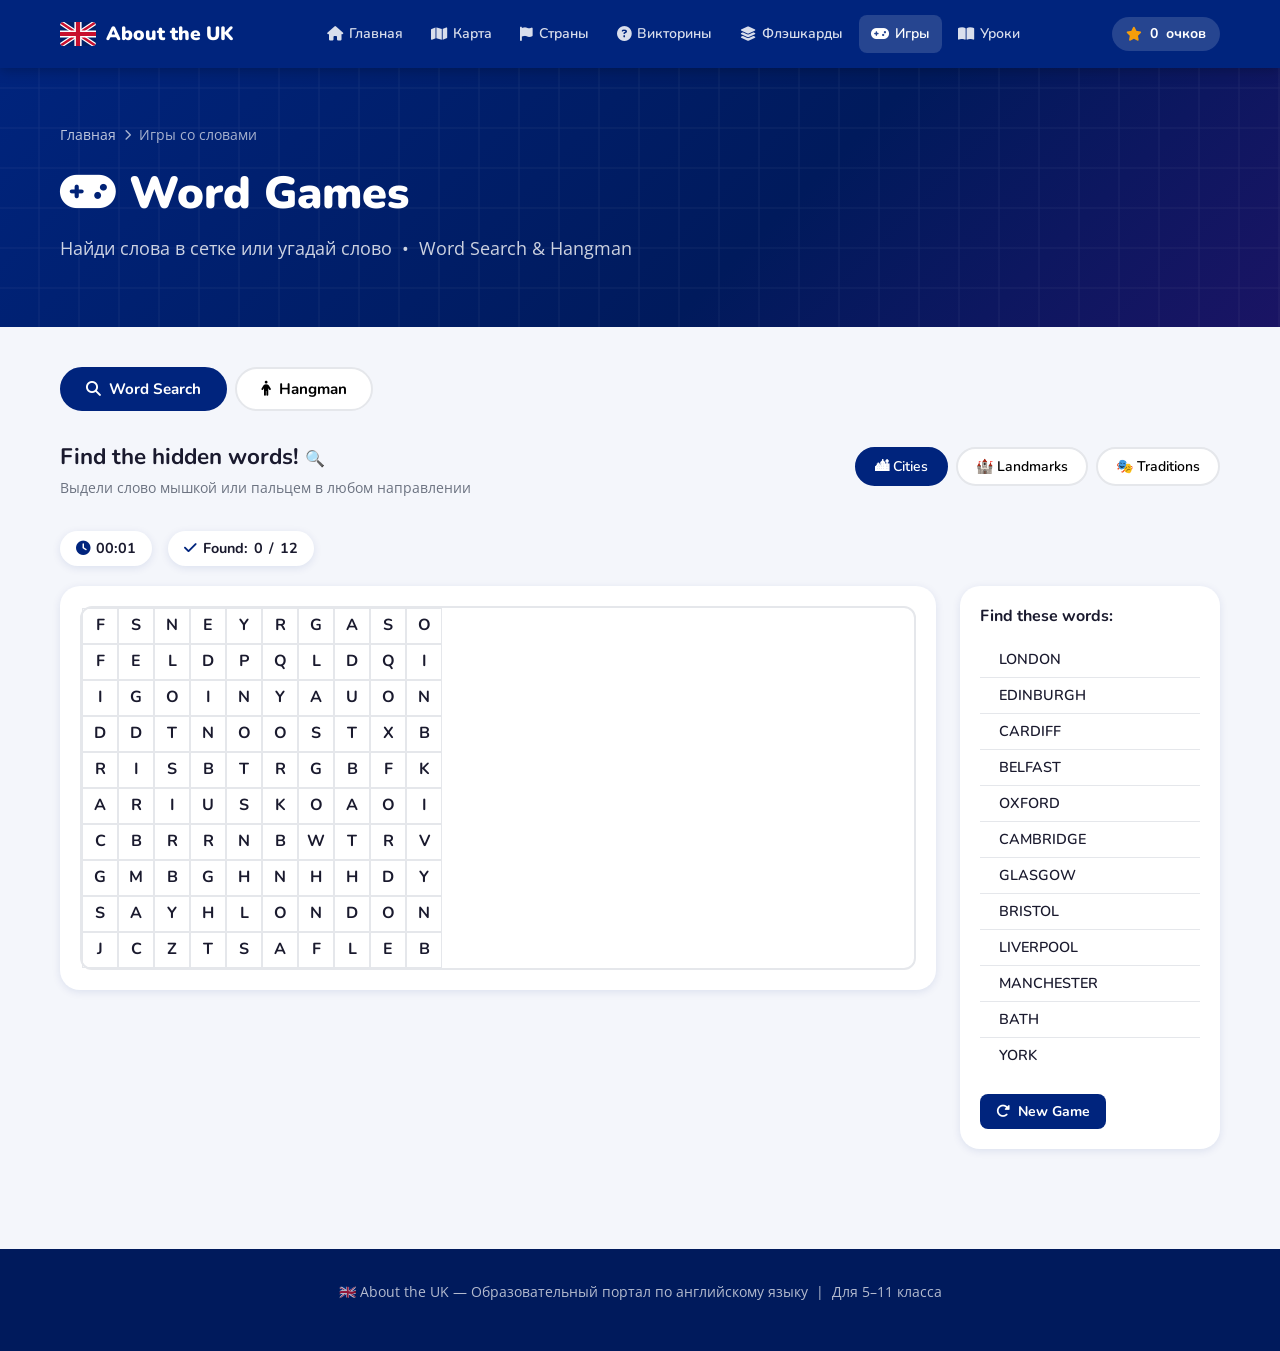
<file: pages/wordgames.html>
<!DOCTYPE html>
<html lang="en">
<head>
  <meta charset="UTF-8">
  <meta name="viewport" content="width=device-width, initial-scale=1.0">
  <title>Игры со словами — About the UK</title>
  <link rel="stylesheet" href="../css/main.css">
  <link rel="stylesheet" href="../css/games.css">
  <link rel="stylesheet" href="https://cdnjs.cloudflare.com/ajax/libs/font-awesome/6.5.0/css/all.min.css">
</head>
<body>
  <nav class="nav">
    <div class="container">
      <a class="nav-logo" href="../index.html">
        <svg class="flag-icon" viewBox="0 0 60 40" xmlns="http://www.w3.org/2000/svg">
          <rect width="60" height="40" fill="#012169"/>
          <path d="M0,0 L60,40 M60,0 L0,40" stroke="#fff" stroke-width="8"/>
          <path d="M0,0 L60,40 M60,0 L0,40" stroke="#C8102E" stroke-width="4"/>
          <path d="M30,0 V40 M0,20 H60" stroke="#fff" stroke-width="12"/>
          <path d="M30,0 V40 M0,20 H60" stroke="#C8102E" stroke-width="7"/>
        </svg>
        <span>About the UK</span>
      </a>
      <ul class="nav-menu" id="navMenu">
        <li><a class="nav-link" href="../index.html"><i class="fa fa-home"></i> Главная</a></li>
        <li><a class="nav-link" href="map.html"><i class="fa fa-map"></i> Карта</a></li>
        <li><a class="nav-link" href="countries.html"><i class="fa fa-flag"></i> Страны</a></li>
        <li><a class="nav-link" href="quiz.html"><i class="fa fa-question-circle"></i> Викторины</a></li>
        <li><a class="nav-link" href="flashcards.html"><i class="fa fa-layer-group"></i> Флэшкарды</a></li>
        <li><a class="nav-link active" href="wordgames.html"><i class="fa fa-gamepad"></i> Игры</a></li>
        <li><a class="nav-link" href="lessons.html"><i class="fa fa-book-open"></i> Уроки</a></li>
      </ul>
      <div class="nav-points"><i class="fa fa-star"></i> <span class="nav-pts-value">0</span> очков</div>
      <button class="nav-burger" id="navBurger" aria-label="Menu" aria-expanded="false">
        <span></span><span></span><span></span>
      </button>
    </div>
  </nav>

  <div class="page-hero">
    <div class="container">
      <div class="breadcrumb">
        <a href="../index.html">Главная</a>
        <i class="fa fa-chevron-right"></i>
        <span>Игры со словами</span>
      </div>
      <h1><i class="fa fa-gamepad"></i> Word Games</h1>
      <p>Найди слова в сетке или угадай слово &nbsp;•&nbsp; Word Search &amp; Hangman</p>
    </div>
  </div>

  <div class="container">
    <div class="games-layout">

      <!-- Game Tabs -->
      <div class="game-tabs">
        <button class="game-tab active" data-tab="wordsearch" onclick="WG.switchTab('wordsearch')">
          <i class="fa fa-search"></i> Word Search
        </button>
        <button class="game-tab" data-tab="hangman" onclick="WG.switchTab('hangman')">
          <i class="fa fa-person"></i> Hangman
        </button>
      </div>

      <!-- ════ WORD SEARCH ════ -->
      <div class="game-panel active" id="panel-wordsearch">

        <div class="flex-between mb-16" style="flex-wrap:wrap;gap:12px">
          <div>
            <h3 style="margin-bottom:6px">Find the hidden words! <span style="font-size:1rem">🔍</span></h3>
            <p style="color:var(--text-muted);font-size:0.875rem">Выдели слово мышкой или пальцем в любом направлении</p>
          </div>
          <div class="theme-selector">
            <button class="theme-btn active" onclick="WordSearch.newGame('cities'); this.parentElement.querySelectorAll('.theme-btn').forEach(b=>b.classList.remove('active')); this.classList.add('active')">🏙 Cities</button>
            <button class="theme-btn" onclick="WordSearch.newGame('landmarks'); this.parentElement.querySelectorAll('.theme-btn').forEach(b=>b.classList.remove('active')); this.classList.add('active')">🏰 Landmarks</button>
            <button class="theme-btn" onclick="WordSearch.newGame('traditions'); this.parentElement.querySelectorAll('.theme-btn').forEach(b=>b.classList.remove('active')); this.classList.add('active')">🎭 Traditions</button>
          </div>
        </div>

        <div class="game-status">
          <div class="game-stat">
            <i class="fa fa-clock"></i> <span id="wsTimer">00:00</span>
          </div>
          <div class="game-stat">
            <i class="fa fa-check"></i> Found: <span id="wsFoundCount">0</span>/<span id="wsWordCount">0</span>
          </div>
        </div>

        <div class="ws-layout">
          <div class="ws-grid-wrap">
            <div class="ws-grid" id="wsGrid"></div>
          </div>
          <div class="ws-words">
            <h3>Find these words:</h3>
            <ul class="ws-word-list" id="wsWordList"></ul>
            <div class="ws-actions">
              <button class="btn btn-primary btn-sm" onclick="WordSearch.newGame()">
                <i class="fa fa-rotate-right"></i> New Game
              </button>
            </div>
          </div>
        </div>

      </div><!-- /wordsearch -->

      <!-- ════ HANGMAN ════ -->
      <div class="game-panel" id="panel-hangman">

        <div class="flex-between mb-16" style="flex-wrap:wrap;gap:12px">
          <div>
            <h3 style="margin-bottom:6px">Guess the word! <span style="font-size:1rem">🎯</span></h3>
            <p style="color:var(--text-muted);font-size:0.875rem">Нажимай буквы, чтобы угадать слово (6 попыток)</p>
          </div>
          <div class="theme-selector">
            <button class="theme-btn active" onclick="HangmanGame.newGame('cities'); this.parentElement.querySelectorAll('.theme-btn').forEach(b=>b.classList.remove('active')); this.classList.add('active')">🏙 Cities</button>
            <button class="theme-btn" onclick="HangmanGame.newGame('landmarks'); this.parentElement.querySelectorAll('.theme-btn').forEach(b=>b.classList.remove('active')); this.classList.add('active')">🏰 Landmarks</button>
            <button class="theme-btn" onclick="HangmanGame.newGame('vocabulary'); this.parentElement.querySelectorAll('.theme-btn').forEach(b=>b.classList.remove('active')); this.classList.add('active')">📖 Vocabulary</button>
          </div>
        </div>

        <div class="hm-layout">

          <!-- Drawing -->
          <div class="hm-drawing">
            <svg class="hm-svg" id="hmSvg" viewBox="0 0 200 200" xmlns="http://www.w3.org/2000/svg"></svg>
            <div class="hm-tries">
              Wrong guesses: <span class="tries-left" id="hmTriesLeft">0</span> / 6
            </div>
            <button class="btn btn-outline btn-sm mt-16" onclick="HangmanGame.newGame()" style="width:100%">
              <i class="fa fa-rotate-right"></i> New Word
            </button>
          </div>

          <!-- Game area -->
          <div class="hm-game">
            <div class="hm-hint" id="hmHint"></div>

            <div class="hm-word-display" id="hmWord"></div>

            <div class="hm-keyboard" id="hmKeyboard"></div>

            <div class="hm-result" id="hmResult"></div>
          </div>

        </div>

        <!-- How to play -->
        <div class="fact-box mt-24">
          <div class="fact-label">Как играть</div>
          <div style="font-size:0.875rem;margin-top:6px;line-height:1.7">
            Нажимай буквы на клавиатуре, чтобы угадать слово. Каждая неправильная буква рисует часть человека на виселице. У тебя 6 попыток!
          </div>
        </div>

      </div><!-- /hangman -->

    </div>
  </div>

  <footer class="footer">
    <div class="container">
      <p>🇬🇧 About the UK — Образовательный портал по английскому языку &nbsp;|&nbsp; Для 5–11 класса</p>
    </div>
  </footer>

  <script src="../js/progress.js"></script>
  <script src="../js/main.js"></script>
  <script src="../js/wordgames.js"></script>
</body>
</html>
</file>
<file: css/main.css>
/* ========================================
   ABOUT UK — Global Styles
   ======================================== */

@import url('https://fonts.googleapis.com/css2?family=Nunito:wght@600;700;800;900&family=Open+Sans:wght@400;500;600&display=swap');

/* ── CSS Variables ──────────────────── */
:root {
  --red:        #CF142B;
  --red-dark:   #A50E22;
  --red-light:  #F8D7DA;
  --blue:       #00247D;
  --blue-dark:  #001A5C;
  --blue-light: #E8EEFF;
  --white:      #FFFFFF;
  --bg:         #F4F6FB;
  --bg-alt:     #EEF2FF;
  --text:       #1A1A2E;
  --text-muted: #6B7280;
  --gold:       #F59E0B;
  --green:      #059669;
  --green-bg:   #D1FAE5;
  --border:     #E5E7EB;
  --shadow:     0 2px 8px rgba(0,36,125,0.10);
  --shadow-lg:  0 8px 30px rgba(0,36,125,0.15);
  --radius:     12px;
  --radius-lg:  20px;
  --radius-xl:  28px;
  --font-h:     'Nunito', sans-serif;
  --font-b:     'Open Sans', sans-serif;
  --nav-h:      68px;
  --ease:       cubic-bezier(0.4,0,0.2,1);
}

/* ── Reset ──────────────────────────── */
*, *::before, *::after { box-sizing: border-box; margin: 0; padding: 0; }
html { scroll-behavior: smooth; font-size: 16px; }
body {
  font-family: var(--font-b);
  background: var(--bg);
  color: var(--text);
  line-height: 1.6;
  min-height: 100vh;
  padding-top: var(--nav-h);
}
img { display: block; max-width: 100%; }
a { color: inherit; text-decoration: none; }
button { cursor: pointer; font-family: var(--font-h); border: none; background: none; }
ul, ol { list-style: none; }

/* ── Typography ─────────────────────── */
h1,h2,h3,h4,h5,h6 { font-family: var(--font-h); line-height: 1.25; color: var(--text); }
h1 { font-size: clamp(1.8rem, 4vw, 2.8rem); font-weight: 900; }
h2 { font-size: clamp(1.4rem, 3vw, 2rem);   font-weight: 800; }
h3 { font-size: clamp(1.1rem, 2vw, 1.4rem); font-weight: 700; }
h4 { font-size: 1.1rem; font-weight: 700; }
p  { margin-bottom: 1rem; }

/* ── Layout ─────────────────────────── */
.container { width: 100%; max-width: 1200px; margin: 0 auto; padding: 0 20px; }
.section    { padding: 60px 0; }
.section-sm { padding: 36px 0; }

/* ── Navigation ─────────────────────── */
.nav {
  position: fixed; top: 0; left: 0; right: 0; z-index: 1000;
  height: var(--nav-h);
  background: var(--blue);
  box-shadow: 0 2px 12px rgba(0,0,0,0.25);
  display: flex; align-items: center;
}
.nav .container { display: flex; align-items: center; justify-content: space-between; }

.nav-logo {
  display: flex; align-items: center; gap: 10px;
  font-family: var(--font-h); font-weight: 900; font-size: 1.2rem;
  color: var(--white); white-space: nowrap;
}
.nav-logo .flag-icon { width: 36px; height: 24px; border-radius: 4px; flex-shrink: 0; }

.nav-menu {
  display: flex; align-items: center; gap: 4px;
}
.nav-link {
  display: flex; align-items: center; gap: 6px;
  padding: 8px 12px; border-radius: 8px;
  color: rgba(255,255,255,0.85); font-size: 0.875rem; font-weight: 600;
  font-family: var(--font-h); transition: all 0.2s var(--ease);
}
.nav-link:hover, .nav-link.active {
  background: rgba(255,255,255,0.15); color: var(--white);
}
.nav-link i { font-size: 0.9rem; }

.nav-points {
  display: flex; align-items: center; gap: 8px;
  background: rgba(255,255,255,0.15); border-radius: 20px;
  padding: 6px 14px; color: var(--white); font-family: var(--font-h);
  font-weight: 700; font-size: 0.875rem; white-space: nowrap;
}
.nav-points i { color: var(--gold); }

.nav-burger {
  display: none; flex-direction: column; justify-content: center;
  gap: 5px; width: 36px; height: 36px; padding: 4px;
  border-radius: 8px; background: rgba(255,255,255,0.15);
}
.nav-burger span {
  display: block; height: 2px; background: var(--white);
  border-radius: 2px; transition: 0.3s var(--ease);
}
.nav-burger.open span:nth-child(1) { transform: translateY(7px) rotate(45deg); }
.nav-burger.open span:nth-child(2) { opacity: 0; }
.nav-burger.open span:nth-child(3) { transform: translateY(-7px) rotate(-45deg); }

/* Mobile nav */
@media (max-width: 900px) {
  .nav-menu {
    display: none; position: absolute; top: var(--nav-h); left: 0; right: 0;
    flex-direction: column; align-items: stretch; gap: 4px;
    background: var(--blue-dark); padding: 12px 16px 20px;
    box-shadow: 0 8px 20px rgba(0,0,0,0.25);
  }
  .nav-menu.open { display: flex; }
  .nav-link { padding: 12px 16px; font-size: 1rem; }
  .nav-burger { display: flex; }
  .nav-points { display: none; }
}
@media (max-width: 480px) {
  .nav-logo span { display: none; }
}

/* ── Cards ──────────────────────────── */
.card {
  background: var(--white); border-radius: var(--radius);
  box-shadow: var(--shadow); overflow: hidden;
  transition: transform 0.2s var(--ease), box-shadow 0.2s var(--ease);
}
.card:hover {
  transform: translateY(-4px); box-shadow: var(--shadow-lg);
}
.card-body { padding: 24px; }

/* Feature cards (index page) */
.feature-card {
  background: var(--white); border-radius: var(--radius-lg);
  padding: 28px 24px; display: flex; flex-direction: column;
  align-items: flex-start; gap: 12px;
  box-shadow: var(--shadow); text-decoration: none;
  transition: transform 0.25s var(--ease), box-shadow 0.25s var(--ease);
  border: 2px solid transparent; cursor: pointer;
}
.feature-card:hover {
  transform: translateY(-6px); box-shadow: var(--shadow-lg);
  border-color: var(--blue-light);
}
.feature-card .icon {
  width: 56px; height: 56px; border-radius: 14px;
  display: flex; align-items: center; justify-content: center;
  font-size: 1.6rem;
}
.feature-card .title { font-family: var(--font-h); font-weight: 800; font-size: 1.1rem; }
.feature-card .desc  { font-size: 0.875rem; color: var(--text-muted); line-height: 1.5; }
.feature-card .arrow { margin-top: auto; color: var(--blue); font-size: 1.1rem; }

/* ── Buttons ────────────────────────── */
.btn {
  display: inline-flex; align-items: center; justify-content: center; gap: 8px;
  padding: 12px 24px; border-radius: 10px;
  font-family: var(--font-h); font-weight: 700; font-size: 1rem;
  transition: all 0.2s var(--ease); white-space: nowrap;
}
.btn-primary   { background: var(--blue); color: var(--white); }
.btn-primary:hover   { background: var(--blue-dark); transform: translateY(-1px); }
.btn-danger    { background: var(--red);  color: var(--white); }
.btn-danger:hover    { background: var(--red-dark); transform: translateY(-1px); }
.btn-outline   { background: transparent; color: var(--blue); border: 2px solid var(--blue); }
.btn-outline:hover   { background: var(--blue); color: var(--white); }
.btn-ghost     { background: transparent; color: var(--text-muted); }
.btn-ghost:hover     { background: var(--border); color: var(--text); }
.btn-sm  { padding: 8px 16px;  font-size: 0.875rem; border-radius: 8px; }
.btn-lg  { padding: 16px 32px; font-size: 1.1rem;   border-radius: 14px; }
.btn:disabled { opacity: 0.5; cursor: not-allowed; transform: none !important; }

/* ── Badges / Tags ──────────────────── */
.badge {
  display: inline-flex; align-items: center; gap: 4px;
  padding: 4px 10px; border-radius: 20px;
  font-family: var(--font-h); font-size: 0.78rem; font-weight: 700;
}
.badge-blue   { background: var(--blue-light); color: var(--blue); }
.badge-red    { background: var(--red-light);  color: var(--red-dark); }
.badge-gold   { background: #FEF3C7; color: #92400E; }
.badge-green  { background: var(--green-bg);   color: #065F46; }

/* Level badges */
.level-badge { cursor: pointer; transition: all 0.15s var(--ease); }
.level-badge:hover    { transform: scale(1.05); }
.level-badge.selected { box-shadow: 0 0 0 3px var(--blue); }

/* ── Progress Bar ───────────────────── */
.progress-bar-wrap {
  background: var(--border); border-radius: 8px; overflow: hidden;
  height: 10px; width: 100%;
}
.progress-bar-fill {
  height: 100%; background: linear-gradient(90deg, var(--blue), var(--red));
  border-radius: 8px; transition: width 0.6s var(--ease);
}

/* ── Page Hero ──────────────────────── */
.page-hero {
  background: linear-gradient(135deg, var(--blue) 0%, var(--blue-dark) 60%, #1A1464 100%);
  color: var(--white); padding: 56px 0 48px;
  position: relative; overflow: hidden;
}
.page-hero::before {
  content: ''; position: absolute; inset: 0; opacity: 0.06;
  background-image:
    repeating-linear-gradient(0deg, transparent, transparent 38px, rgba(255,255,255,0.5) 38px, rgba(255,255,255,0.5) 40px),
    repeating-linear-gradient(90deg, transparent, transparent 38px, rgba(255,255,255,0.5) 38px, rgba(255,255,255,0.5) 40px);
}
.page-hero .container { position: relative; }
.page-hero h1 { color: var(--white); margin-bottom: 12px; }
.page-hero p  { color: rgba(255,255,255,0.8); font-size: 1.1rem; }
.page-hero .breadcrumb {
  display: flex; align-items: center; gap: 8px;
  font-size: 0.875rem; color: rgba(255,255,255,0.65); margin-bottom: 20px;
}
.page-hero .breadcrumb a { color: rgba(255,255,255,0.75); }
.page-hero .breadcrumb a:hover { color: var(--white); }
.page-hero .breadcrumb i { font-size: 0.7rem; }

/* ── Section Titles ─────────────────── */
.section-title { text-align: center; margin-bottom: 48px; }
.section-title h2 { margin-bottom: 12px; }
.section-title p { color: var(--text-muted); font-size: 1.05rem; max-width: 560px; margin: 0 auto; }
.section-title .divider {
  width: 56px; height: 4px; border-radius: 2px;
  background: linear-gradient(90deg, var(--blue), var(--red));
  margin: 16px auto 0;
}

/* ── Grid Layouts ───────────────────── */
.grid-2 { display: grid; grid-template-columns: repeat(2, 1fr); gap: 24px; }
.grid-3 { display: grid; grid-template-columns: repeat(3, 1fr); gap: 24px; }
.grid-4 { display: grid; grid-template-columns: repeat(4, 1fr); gap: 20px; }

@media (max-width: 1024px) { .grid-4 { grid-template-columns: repeat(2, 1fr); } }
@media (max-width: 768px)  {
  .grid-3 { grid-template-columns: repeat(2, 1fr); }
  .grid-2 { grid-template-columns: 1fr; }
  .section { padding: 40px 0; }
}
@media (max-width: 480px)  {
  .grid-3, .grid-4 { grid-template-columns: 1fr; }
}

/* ── Fact Box ───────────────────────── */
.fact-box {
  background: var(--bg-alt); border-left: 4px solid var(--blue);
  padding: 16px 20px; border-radius: 0 var(--radius) var(--radius) 0;
  margin-bottom: 20px;
}
.fact-box .fact-label { font-size: 0.8rem; color: var(--text-muted); text-transform: uppercase; letter-spacing: 0.05em; margin-bottom: 4px; }
.fact-box .fact-value { font-family: var(--font-h); font-weight: 700; font-size: 1.05rem; }

/* ── Toast notification ─────────────── */
.toast {
  position: fixed; bottom: 24px; left: 50%; transform: translateX(-50%) translateY(80px);
  background: var(--text); color: var(--white); padding: 12px 24px;
  border-radius: 24px; font-family: var(--font-h); font-weight: 600;
  z-index: 9999; transition: transform 0.3s var(--ease);
  pointer-events: none; white-space: nowrap;
}
.toast.show { transform: translateX(-50%) translateY(0); }

/* ── Footer ─────────────────────────── */
.footer {
  background: var(--blue-dark); color: rgba(255,255,255,0.7);
  padding: 32px 0; margin-top: 60px; font-size: 0.875rem; text-align: center;
}
.footer a { color: rgba(255,255,255,0.85); }
.footer a:hover { color: var(--white); }

/* ── Animations ─────────────────────── */
@keyframes fadeInUp {
  from { opacity: 0; transform: translateY(24px); }
  to   { opacity: 1; transform: translateY(0); }
}
@keyframes pulse {
  0%,100% { transform: scale(1); }
  50%      { transform: scale(1.05); }
}
@keyframes spin {
  to { transform: rotate(360deg); }
}
.fade-in-up { animation: fadeInUp 0.5s var(--ease) both; }
.fade-in-up-1 { animation-delay: 0.1s; }
.fade-in-up-2 { animation-delay: 0.2s; }
.fade-in-up-3 { animation-delay: 0.3s; }
.fade-in-up-4 { animation-delay: 0.4s; }

/* ── Utility classes ────────────────── */
.text-center { text-align: center; }
.text-muted  { color: var(--text-muted); }
.fw-bold     { font-weight: 700; }
.mb-0  { margin-bottom: 0; }
.mb-8  { margin-bottom: 8px; }
.mb-16 { margin-bottom: 16px; }
.mb-24 { margin-bottom: 24px; }
.mb-32 { margin-bottom: 32px; }
.mt-16 { margin-top: 16px; }
.mt-24 { margin-top: 24px; }
.mt-32 { margin-top: 32px; }
.gap-8  { gap: 8px; }
.gap-16 { gap: 16px; }
.flex   { display: flex; }
.flex-center { display: flex; align-items: center; justify-content: center; }
.flex-between { display: flex; align-items: center; justify-content: space-between; }
.flex-wrap { flex-wrap: wrap; }

/* ── SVG UK Flag (used in nav logo) ── */
.uk-flag-svg {
  width: 36px; height: 24px; border-radius: 4px;
  background: var(--blue);
  display: inline-block; vertical-align: middle;
}

/* ── Scrollbar ──────────────────────── */
::-webkit-scrollbar { width: 8px; }
::-webkit-scrollbar-track { background: var(--bg); }
::-webkit-scrollbar-thumb { background: var(--blue-light); border-radius: 4px; }
::-webkit-scrollbar-thumb:hover { background: var(--blue); }
</file>
<file: css/flashcards.css>
/* ========================================
   Flashcards Page Styles
   ======================================== */

.flashcards-layout { max-width: 860px; margin: 0 auto; padding: 40px 0; }

/* ── Deck Selector ── */
.deck-grid {
  display: grid; grid-template-columns: repeat(4,1fr); gap: 14px; margin-bottom: 36px;
}
.deck-btn {
  background: var(--white); border-radius: var(--radius);
  border: 2px solid var(--border); padding: 16px 12px;
  cursor: pointer; text-align: center; transition: all 0.2s;
  font-family: var(--font-h);
}
.deck-btn .d-icon  { font-size: 1.8rem; margin-bottom: 6px; }
.deck-btn .d-name  { font-weight: 700; font-size: 0.875rem; display: block; margin-bottom: 4px; }
.deck-btn .d-count { font-size: 0.75rem; color: var(--text-muted); }
.deck-btn .d-prog  { margin-top: 8px; }
.deck-btn:hover    { border-color: var(--blue); box-shadow: var(--shadow); transform: translateY(-2px); }
.deck-btn.active   { border-color: var(--blue); background: var(--blue-light); }

/* ── Flashcard Area ── */
.fc-area { text-align: center; }

.fc-nav-row {
  display: flex; align-items: center; justify-content: space-between;
  margin-bottom: 24px; gap: 12px; flex-wrap: wrap;
}
.fc-counter {
  font-family: var(--font-h); font-weight: 700; color: var(--text-muted);
}
.fc-progress-text {
  font-size: 0.875rem; color: var(--green); font-family: var(--font-h); font-weight: 600;
}

/* ── The Card ── */
.card-scene {
  perspective: 1000px; width: 100%; max-width: 560px;
  height: 300px; margin: 0 auto 24px; cursor: pointer;
}
.card-3d {
  width: 100%; height: 100%;
  position: relative; transform-style: preserve-3d;
  transition: transform 0.55s cubic-bezier(0.4, 0, 0.2, 1);
}
.card-3d.flipped { transform: rotateY(180deg); }

.card-face {
  position: absolute; inset: 0;
  backface-visibility: hidden; -webkit-backface-visibility: hidden;
  border-radius: var(--radius-xl);
  display: flex; flex-direction: column; align-items: center; justify-content: center;
  padding: 32px; box-shadow: var(--shadow-lg);
}
.card-front {
  background: linear-gradient(135deg, var(--blue) 0%, var(--blue-dark) 100%);
  color: #fff;
}
.card-back {
  background: linear-gradient(135deg, #fff 0%, var(--bg) 100%);
  color: var(--text);
  transform: rotateY(180deg);
  border: 2px solid var(--border);
}

.card-front .word {
  font-family: var(--font-h); font-weight: 900;
  font-size: clamp(1.5rem, 5vw, 2.4rem); color: #fff;
  margin-bottom: 12px; text-align: center;
}
.card-front .hint {
  color: rgba(255,255,255,0.7); font-size: 0.875rem; text-align: center;
}
.card-front .flip-hint {
  position: absolute; bottom: 16px; right: 16px;
  font-size: 0.75rem; color: rgba(255,255,255,0.5);
  display: flex; align-items: center; gap: 4px;
}

.card-back .translation {
  font-family: var(--font-h); font-weight: 900;
  font-size: clamp(1.2rem, 4vw, 1.8rem); color: var(--blue);
  margin-bottom: 12px; text-align: center;
}
.card-back .example {
  font-size: 0.875rem; color: var(--text-muted); text-align: center;
  font-style: italic; line-height: 1.5; margin-bottom: 8px;
}
.card-back .tip-box {
  background: var(--blue-light); border-radius: 8px;
  padding: 8px 14px; font-size: 0.8rem; color: var(--blue); text-align: center;
}
.card-back .fact-box-fc {
  background: #FEF3C7; border-radius: 8px;
  padding: 10px 14px; font-size: 0.825rem; color: #92400E;
  text-align: left; line-height: 1.5; max-width: 100%;
}

/* ── Action Buttons ── */
.fc-actions {
  display: flex; gap: 12px; justify-content: center; margin-bottom: 28px;
  flex-wrap: wrap;
}
.fc-btn-know {
  background: var(--green); color: #fff; padding: 12px 28px;
  border-radius: 10px; font-family: var(--font-h); font-weight: 700; font-size: 1rem;
  border: none; cursor: pointer; display: flex; align-items: center; gap: 8px;
  transition: all 0.15s; box-shadow: 0 4px 12px rgba(5,150,105,0.3);
}
.fc-btn-know:hover { background: #047857; transform: translateY(-2px); }
.fc-btn-unknown {
  background: var(--bg); color: var(--text-muted); padding: 12px 28px;
  border-radius: 10px; font-family: var(--font-h); font-weight: 700; font-size: 1rem;
  border: 2px solid var(--border); cursor: pointer; display: flex; align-items: center; gap: 8px;
  transition: all 0.15s;
}
.fc-btn-unknown:hover { border-color: var(--red); color: var(--red); transform: translateY(-2px); }

.fc-nav-buttons {
  display: flex; gap: 12px; justify-content: center; align-items: center;
}
.fc-btn-prev, .fc-btn-next {
  background: var(--white); border: 2px solid var(--border);
  border-radius: 10px; padding: 10px 20px;
  font-family: var(--font-h); font-weight: 700; cursor: pointer;
  display: flex; align-items: center; gap: 8px; transition: all 0.15s;
}
.fc-btn-prev:hover, .fc-btn-next:hover {
  border-color: var(--blue); color: var(--blue);
}
.fc-btn-prev:disabled, .fc-btn-next:disabled {
  opacity: 0.4; cursor: not-allowed;
}
.fc-btn-shuffle {
  background: var(--bg); border: 2px solid var(--border);
  border-radius: 10px; padding: 10px 16px;
  font-family: var(--font-h); font-weight: 700; cursor: pointer;
  font-size: 0.875rem; transition: all 0.15s;
}
.fc-btn-shuffle:hover { border-color: var(--blue); color: var(--blue); }

/* ── Learned Cards ── */
.learned-strip {
  display: flex; gap: 4px; flex-wrap: wrap; justify-content: center;
  margin-top: 16px;
}
.learned-dot {
  width: 10px; height: 10px; border-radius: 50%;
  background: var(--border); transition: background 0.2s;
}
.learned-dot.known { background: var(--green); }
.learned-dot.current { background: var(--blue); transform: scale(1.4); }

/* ── Completion banner ── */
.fc-complete {
  text-align: center; padding: 48px 24px;
  background: var(--white); border-radius: var(--radius-xl);
  box-shadow: var(--shadow-lg); display: none;
}
.fc-complete .trophy { font-size: 4rem; margin-bottom: 16px; }
.fc-complete h2 { margin-bottom: 8px; }
.fc-complete p  { color: var(--text-muted); margin-bottom: 24px; }

@media (max-width: 640px) {
  .deck-grid { grid-template-columns: repeat(2,1fr); }
  .card-scene { height: 240px; }
  .card-face { padding: 20px; }
}
</file>
<file: css/map.css>
/* ========================================
   Map Page Styles
   ======================================== */

.map-layout {
  display: grid;
  grid-template-columns: 1fr 360px;
  gap: 28px;
  align-items: start;
  padding: 40px 0;
}

/* ── SVG Map Container ── */
.map-container {
  background: var(--white);
  border-radius: var(--radius-lg);
  box-shadow: var(--shadow);
  padding: 24px;
  position: relative;
}

.map-title {
  text-align: center;
  margin-bottom: 16px;
  font-size: 0.875rem;
  color: var(--text-muted);
}

.uk-map-svg {
  width: 100%;
  height: auto;
  display: block;
  cursor: pointer;
}

/* ── Nations on SVG ── */
.nation {
  cursor: pointer;
  transition: filter 0.15s ease, opacity 0.15s ease;
  stroke: #fff;
  stroke-width: 2;
  stroke-linejoin: round;
}
.nation:hover  { filter: brightness(1.15); opacity: 0.95; }
.nation:focus  { outline: none; filter: brightness(1.2); }
.nation.active { filter: brightness(1.25) drop-shadow(0 0 8px rgba(0,0,0,0.4)); stroke-width: 3; }

.nation-england        { fill: #CF142B; }
.nation-scotland       { fill: #003F87; }
.nation-wales          { fill: #00712D; }
.nation-northern-ireland { fill: #FF6B35; }

/* City markers */
.city-marker {
  cursor: pointer;
}
.city-dot {
  fill: #fff;
  stroke: rgba(0,0,0,0.5);
  stroke-width: 1.5;
  transition: r 0.15s ease, fill 0.15s ease;
}
.city-dot.capital {
  fill: #FFD700;
  stroke: #B8860B;
  stroke-width: 2;
}
.city-marker:hover .city-dot { r: 6; fill: #FFD700; }
.city-label {
  font-family: 'Open Sans', sans-serif;
  font-size: 16px;
  fill: #fff;
  font-weight: 600;
  pointer-events: none;
  paint-order: stroke;
  stroke: rgba(0,0,0,0.55);
  stroke-width: 4px;
}

/* Map legend */
.map-legend {
  display: flex; gap: 12px; flex-wrap: wrap;
  justify-content: center; margin-top: 16px;
}
.legend-item {
  display: flex; align-items: center; gap: 6px;
  font-size: 0.8rem; color: var(--text-muted); font-family: var(--font-h); font-weight: 600;
  cursor: pointer; padding: 4px 10px; border-radius: 16px;
  border: 2px solid transparent; transition: border-color 0.15s;
}
.legend-item:hover { border-color: currentColor; }
.legend-dot { width: 14px; height: 14px; border-radius: 50%; flex-shrink: 0; }
.legend-item.active { border-color: var(--text); }

/* ── Info Panel ── */
.info-panel {
  background: var(--white);
  border-radius: var(--radius-lg);
  box-shadow: var(--shadow);
  overflow: hidden;
  position: sticky;
  top: calc(var(--nav-h) + 16px);
}

.info-placeholder {
  padding: 48px 24px;
  text-align: center;
  color: var(--text-muted);
}
.info-placeholder .big-flag { font-size: 4rem; margin-bottom: 16px; opacity: 0.5; }
.info-placeholder p { font-size: 0.9rem; line-height: 1.6; }

.info-content { display: none; }
.info-content.visible { display: block; animation: fadeInUp 0.3s ease; }

.info-header {
  padding: 24px;
  color: #fff;
  position: relative;
}
.info-header .country-flag { font-size: 3rem; margin-bottom: 8px; }
.info-header h2 { color: #fff; font-size: 1.6rem; margin-bottom: 4px; }
.info-header .name-ru { color: rgba(255,255,255,0.75); font-size: 0.9rem; }

.info-body { padding: 20px; }

.info-facts {
  display: grid; grid-template-columns: 1fr 1fr; gap: 10px; margin-bottom: 20px;
}
.info-fact {
  background: var(--bg); border-radius: var(--radius);
  padding: 10px 12px;
}
.info-fact .label { font-size: 0.75rem; color: var(--text-muted); text-transform: uppercase; letter-spacing: 0.05em; }
.info-fact .value { font-family: var(--font-h); font-weight: 700; font-size: 0.9rem; margin-top: 2px; }

.info-description {
  font-size: 0.875rem; line-height: 1.6; color: var(--text-muted); margin-bottom: 20px;
}

.info-landmarks h4 { margin-bottom: 12px; font-size: 0.95rem; }
.landmark-item {
  display: flex; align-items: flex-start; gap: 10px;
  padding: 8px 0; border-bottom: 1px solid var(--border); font-size: 0.85rem;
}
.landmark-item:last-child { border-bottom: none; }
.landmark-emoji { font-size: 1.3rem; flex-shrink: 0; margin-top: 1px; }
.landmark-text strong { display: block; font-family: var(--font-h); font-weight: 700; margin-bottom: 2px; }
.landmark-text span { color: var(--text-muted); line-height: 1.4; }

.info-cta {
  margin-top: 20px; padding-top: 20px; border-top: 1px solid var(--border);
  display: flex; gap: 8px;
}
.info-cta a { flex: 1; text-align: center; }

/* ── Responsive ── */
@media (max-width: 900px) {
  .map-layout {
    grid-template-columns: 1fr;
  }
  .info-panel {
    position: static;
  }
  .uk-map-svg { max-width: 480px; margin: 0 auto; }
}
</file>
<file: css/quiz.css>
/* ========================================
   Quiz Page Styles
   ======================================== */

/* ── Quiz Setup Screen ── */
.quiz-setup {
  max-width: 740px; margin: 0 auto; padding: 40px 0;
}
.quiz-setup h2 { margin-bottom: 8px; }
.quiz-setup .subtitle { color: var(--text-muted); margin-bottom: 36px; font-size: 1rem; }

.setup-section { margin-bottom: 32px; }
.setup-section h3 { margin-bottom: 16px; font-size: 1rem; color: var(--text-muted); text-transform: uppercase; letter-spacing: 0.05em; }

.topic-grid {
  display: grid; grid-template-columns: repeat(2,1fr); gap: 12px;
}
.topic-btn {
  background: var(--white); border-radius: var(--radius);
  border: 2px solid var(--border); padding: 16px 20px;
  text-align: left; cursor: pointer; transition: all 0.2s;
  display: flex; align-items: center; gap: 12px;
  font-family: var(--font-h);
}
.topic-btn .t-icon { font-size: 1.6rem; }
.topic-btn .t-name { font-weight: 700; font-size: 1rem; display: block; }
.topic-btn .t-count { font-size: 0.8rem; color: var(--text-muted); }
.topic-btn:hover   { border-color: var(--blue); box-shadow: var(--shadow); }
.topic-btn.selected {
  border-color: var(--blue); background: var(--blue-light);
  box-shadow: 0 0 0 3px rgba(0,36,125,0.15);
}

.level-grid {
  display: grid; grid-template-columns: repeat(3,1fr); gap: 12px;
}
.level-btn {
  background: var(--white); border-radius: var(--radius);
  border: 2px solid var(--border); padding: 14px 12px;
  cursor: pointer; text-align: center; transition: all 0.2s;
  font-family: var(--font-h);
}
.level-btn .l-grade { font-size: 1.4rem; font-weight: 900; color: var(--text); }
.level-btn .l-label { font-size: 0.8rem; color: var(--text-muted); margin-top: 4px; }
.level-btn:hover  { border-color: var(--blue); box-shadow: var(--shadow); }
.level-btn.selected {
  border-color: var(--blue); background: var(--blue-light);
  box-shadow: 0 0 0 3px rgba(0,36,125,0.15);
}

.start-row { text-align: center; margin-top: 36px; }
.start-row .best-score { font-size: 0.875rem; color: var(--text-muted); margin-top: 12px; }

/* ── Quiz Active Screen ── */
.quiz-active { max-width: 680px; margin: 0 auto; padding: 40px 0; display: none; }

.quiz-header {
  display: flex; align-items: center; justify-content: space-between;
  margin-bottom: 28px; gap: 12px; flex-wrap: wrap;
}
.quiz-progress-text { font-family: var(--font-h); font-weight: 700; font-size: 0.9rem; color: var(--text-muted); }
.quiz-score-badge {
  display: flex; align-items: center; gap: 6px;
  background: var(--blue-light); color: var(--blue);
  padding: 6px 14px; border-radius: 20px;
  font-family: var(--font-h); font-weight: 700; font-size: 0.9rem;
}
.quiz-timer {
  display: flex; align-items: center; gap: 6px;
  background: var(--bg); padding: 6px 14px; border-radius: 20px;
  font-family: var(--font-h); font-weight: 700; font-size: 0.9rem;
}
.quiz-timer.urgent { background: var(--red-light); color: var(--red); animation: pulse 0.5s infinite; }

.quiz-progress-bar { margin-bottom: 28px; }

.question-card {
  background: var(--white); border-radius: var(--radius-lg);
  padding: 32px; box-shadow: var(--shadow-lg); margin-bottom: 24px;
  border-left: 5px solid var(--blue);
}
.question-num {
  font-size: 0.8rem; color: var(--text-muted); text-transform: uppercase;
  letter-spacing: 0.08em; margin-bottom: 12px; font-family: var(--font-h); font-weight: 600;
}
.question-text {
  font-family: var(--font-h); font-weight: 700; font-size: 1.2rem; line-height: 1.4;
}

.options-grid { display: grid; grid-template-columns: 1fr 1fr; gap: 12px; }

.option-btn {
  background: var(--white); border: 2px solid var(--border);
  border-radius: var(--radius); padding: 14px 18px;
  cursor: pointer; text-align: left;
  font-family: var(--font-b); font-size: 0.95rem; font-weight: 500;
  display: flex; align-items: center; gap: 10px;
  transition: all 0.15s ease; position: relative; width: 100%;
}
.option-letter {
  width: 28px; height: 28px; border-radius: 50%;
  background: var(--bg); display: flex; align-items: center; justify-content: center;
  font-family: var(--font-h); font-weight: 700; font-size: 0.85rem;
  flex-shrink: 0; transition: all 0.15s;
}
.option-btn:hover:not(:disabled) {
  border-color: var(--blue); background: var(--blue-light); box-shadow: var(--shadow);
}
.option-btn:hover:not(:disabled) .option-letter { background: var(--blue); color: #fff; }
.option-btn.correct  { border-color: var(--green); background: var(--green-bg); }
.option-btn.correct .option-letter { background: var(--green); color: #fff; }
.option-btn.wrong    { border-color: var(--red);   background: var(--red-light); }
.option-btn.wrong .option-letter   { background: var(--red);   color: #fff; }
.option-btn:disabled { cursor: default; }

.feedback-box {
  border-radius: var(--radius); padding: 14px 18px; margin-top: 8px;
  font-size: 0.9rem; line-height: 1.5; display: none;
}
.feedback-box.correct { background: var(--green-bg); border-left: 4px solid var(--green); }
.feedback-box.wrong   { background: var(--red-light); border-left: 4px solid var(--red); }
.feedback-box .fb-title { font-family: var(--font-h); font-weight: 700; margin-bottom: 6px; }

.next-btn-row { text-align: center; margin-top: 20px; }

/* ── Results Screen ── */
.quiz-results { max-width: 640px; margin: 0 auto; padding: 40px 0; display: none; text-align: center; }

.result-score-circle {
  width: 140px; height: 140px; border-radius: 50%; margin: 0 auto 24px;
  background: linear-gradient(135deg, var(--blue), var(--red));
  display: flex; flex-direction: column; align-items: center; justify-content: center;
  box-shadow: 0 8px 24px rgba(0,36,125,0.25);
}
.result-score-circle .big-score {
  font-family: var(--font-h); font-weight: 900; font-size: 2.4rem; color: #fff; line-height: 1;
}
.result-score-circle .total-score { font-size: 0.9rem; color: rgba(255,255,255,0.8); }

.result-title { font-size: 1.6rem; margin-bottom: 8px; }
.result-subtitle { color: var(--text-muted); margin-bottom: 32px; }

.result-stats {
  display: grid; grid-template-columns: repeat(3,1fr); gap: 16px; margin-bottom: 32px;
}
.result-stat {
  background: var(--white); border-radius: var(--radius); padding: 16px;
  box-shadow: var(--shadow);
}
.result-stat .rs-value { font-family: var(--font-h); font-weight: 900; font-size: 1.8rem; color: var(--blue); }
.result-stat .rs-label { font-size: 0.8rem; color: var(--text-muted); margin-top: 4px; }

.result-review { text-align: left; margin-bottom: 32px; }
.result-review h3 { margin-bottom: 16px; }
.review-item {
  background: var(--white); border-radius: var(--radius); padding: 16px;
  margin-bottom: 12px; box-shadow: var(--shadow);
}
.review-item .ri-q { font-family: var(--font-h); font-weight: 700; margin-bottom: 8px; font-size: 0.95rem; }
.review-item .ri-correct { color: var(--green); font-size: 0.875rem; }
.review-item .ri-explanation { color: var(--text-muted); font-size: 0.85rem; margin-top: 4px; line-height: 1.5; }

.result-actions { display: flex; gap: 12px; justify-content: center; flex-wrap: wrap; }

@media (max-width: 600px) {
  .topic-grid  { grid-template-columns: 1fr; }
  .options-grid { grid-template-columns: 1fr; }
  .result-stats { grid-template-columns: 1fr; }
}
</file>
<file: css/games.css>
/* ========================================
   Word Games Page Styles
   ======================================== */

.games-layout { padding: 40px 0; }

/* ── Game Selector Tabs ── */
.game-tabs {
  display: flex; gap: 8px; margin-bottom: 32px; flex-wrap: wrap;
}
.game-tab {
  padding: 10px 24px; border-radius: 24px;
  font-family: var(--font-h); font-weight: 700; font-size: 0.95rem;
  border: 2px solid var(--border); background: var(--white); cursor: pointer;
  display: flex; align-items: center; gap: 8px; transition: all 0.2s;
}
.game-tab:hover  { border-color: var(--blue); }
.game-tab.active { background: var(--blue); color: #fff; border-color: var(--blue); }

/* ── Game Panels ── */
.game-panel { display: none; }
.game-panel.active { display: block; animation: fadeInUp 0.3s ease; }

/* ── Theme selector ── */
.theme-selector {
  display: flex; gap: 8px; margin-bottom: 24px; flex-wrap: wrap;
}
.theme-btn {
  padding: 8px 18px; border-radius: 20px; border: 2px solid var(--border);
  font-family: var(--font-h); font-weight: 600; font-size: 0.875rem;
  background: var(--white); cursor: pointer; transition: all 0.15s;
}
.theme-btn:hover  { border-color: var(--blue); }
.theme-btn.active { background: var(--blue); color: #fff; border-color: var(--blue); }

/* ── Score / Timer bar ── */
.game-status {
  display: flex; align-items: center; gap: 16px; margin-bottom: 20px;
  flex-wrap: wrap;
}
.game-stat {
  display: flex; align-items: center; gap: 6px;
  background: var(--white); border-radius: 20px; padding: 6px 16px;
  font-family: var(--font-h); font-weight: 700; font-size: 0.9rem;
  box-shadow: var(--shadow);
}
.game-stat i { color: var(--blue); }
.game-stat.timer-urgent { color: var(--red); animation: pulse 0.5s infinite; }

/* ════════════════════════════════
   WORD SEARCH
   ════════════════════════════════ */
.ws-layout {
  display: grid; grid-template-columns: 1fr 260px; gap: 24px; align-items: start;
}

.ws-grid-wrap {
  background: var(--white); border-radius: var(--radius-lg);
  padding: 20px; box-shadow: var(--shadow); overflow: auto;
}

.ws-grid {
  display: grid;
  border: 2px solid var(--border);
  border-radius: var(--radius);
  user-select: none; -webkit-user-select: none;
  cursor: crosshair;
}
.ws-cell {
  width: 36px; height: 36px;
  display: flex; align-items: center; justify-content: center;
  font-family: var(--font-h); font-weight: 700; font-size: 1rem;
  border: 1px solid var(--border); cursor: crosshair;
  transition: background 0.1s;
}
.ws-cell.selected { background: rgba(0,36,125,0.15); color: var(--blue); }
.ws-cell.found    {
  background: var(--green-bg); color: var(--green);
  border-color: var(--green);
}
.ws-cell.highlight { background: rgba(245,158,11,0.25); }

.ws-words {
  background: var(--white); border-radius: var(--radius-lg);
  padding: 20px; box-shadow: var(--shadow);
}
.ws-words h3 { margin-bottom: 16px; font-size: 1rem; }
.ws-word-list { list-style: none; }
.ws-word-item {
  padding: 6px 0; border-bottom: 1px solid var(--border);
  font-family: var(--font-h); font-weight: 600; font-size: 0.9rem;
  display: flex; align-items: center; gap: 8px;
  transition: all 0.2s;
}
.ws-word-item:last-child { border-bottom: none; }
.ws-word-item.found { text-decoration: line-through; color: var(--green); }
.ws-word-item .ws-check { color: var(--green); font-size: 0.8rem; opacity: 0; transition: opacity 0.2s; }
.ws-word-item.found .ws-check { opacity: 1; }

.ws-actions { margin-top: 20px; display: flex; gap: 8px; flex-wrap: wrap; }

@media (max-width: 700px) {
  .ws-layout { grid-template-columns: 1fr; }
  .ws-cell { width: 30px; height: 30px; font-size: 0.85rem; }
}

/* ════════════════════════════════
   HANGMAN
   ════════════════════════════════ */
.hm-layout {
  display: grid; grid-template-columns: 260px 1fr; gap: 28px; align-items: start;
}

.hm-drawing {
  background: var(--white); border-radius: var(--radius-lg);
  padding: 24px; box-shadow: var(--shadow); text-align: center;
}
.hm-svg { width: 100%; max-width: 180px; height: 200px; margin: 0 auto; display: block; }
.hm-svg line, .hm-svg circle, .hm-svg path {
  stroke: var(--text); stroke-width: 3; stroke-linecap: round;
}
.hm-svg circle { fill: none; }

.hm-tries {
  font-family: var(--font-h); font-weight: 700;
  margin-top: 12px; font-size: 0.9rem; color: var(--text-muted);
}
.hm-tries .tries-left { color: var(--red); }

.hm-game {
  background: var(--white); border-radius: var(--radius-lg);
  padding: 28px; box-shadow: var(--shadow);
}

.hm-hint {
  background: var(--bg-alt); border-radius: var(--radius);
  padding: 10px 16px; margin-bottom: 24px;
  font-size: 0.875rem; color: var(--text-muted);
  display: flex; align-items: center; gap: 8px;
}
.hm-hint .hint-emoji { font-size: 1.3rem; }
.hm-hint strong { color: var(--text); }

.hm-word-display {
  display: flex; gap: 8px; flex-wrap: wrap;
  justify-content: center; margin-bottom: 32px;
}
.hm-letter {
  width: 40px; text-align: center;
  border-bottom: 3px solid var(--text);
  font-family: var(--font-h); font-weight: 900; font-size: 1.6rem;
  line-height: 1.4; min-height: 48px;
  display: flex; align-items: flex-end; justify-content: center; padding-bottom: 4px;
  transition: color 0.2s;
}
.hm-letter.revealed { color: var(--blue); }
.hm-letter.wrong    { color: var(--red);  }

.hm-keyboard {
  display: flex; flex-wrap: wrap; gap: 6px; justify-content: center; margin-bottom: 20px;
}
.hm-key {
  width: 36px; height: 36px; border-radius: 6px;
  background: var(--bg); border: 2px solid var(--border);
  font-family: var(--font-h); font-weight: 700; font-size: 0.875rem;
  cursor: pointer; transition: all 0.1s;
  display: flex; align-items: center; justify-content: center;
}
.hm-key:hover:not(:disabled) { border-color: var(--blue); background: var(--blue-light); color: var(--blue); }
.hm-key.correct  { background: var(--green-bg); border-color: var(--green); color: var(--green); }
.hm-key.wrong    { background: var(--red-light); border-color: var(--red);  color: var(--red);  opacity: 0.8; }
.hm-key:disabled { cursor: default; }

.hm-result {
  text-align: center; padding: 20px; border-radius: var(--radius);
  display: none; margin-top: 16px;
}
.hm-result.win  { background: var(--green-bg); border: 2px solid var(--green); }
.hm-result.lose { background: var(--red-light); border: 2px solid var(--red); }
.hm-result h3 { margin-bottom: 8px; }
.hm-result .answer { font-family: var(--font-h); font-weight: 900; font-size: 1.3rem; }

@media (max-width: 640px) {
  .hm-layout { grid-template-columns: 1fr; }
  .hm-key { width: 30px; height: 30px; font-size: 0.8rem; }
}

/* ── Win animation ── */
@keyframes winPop {
  0%   { transform: scale(0.5); opacity: 0; }
  70%  { transform: scale(1.2); }
  100% { transform: scale(1); opacity: 1; }
}
.win-pop { animation: winPop 0.4s ease forwards; }
</file>
